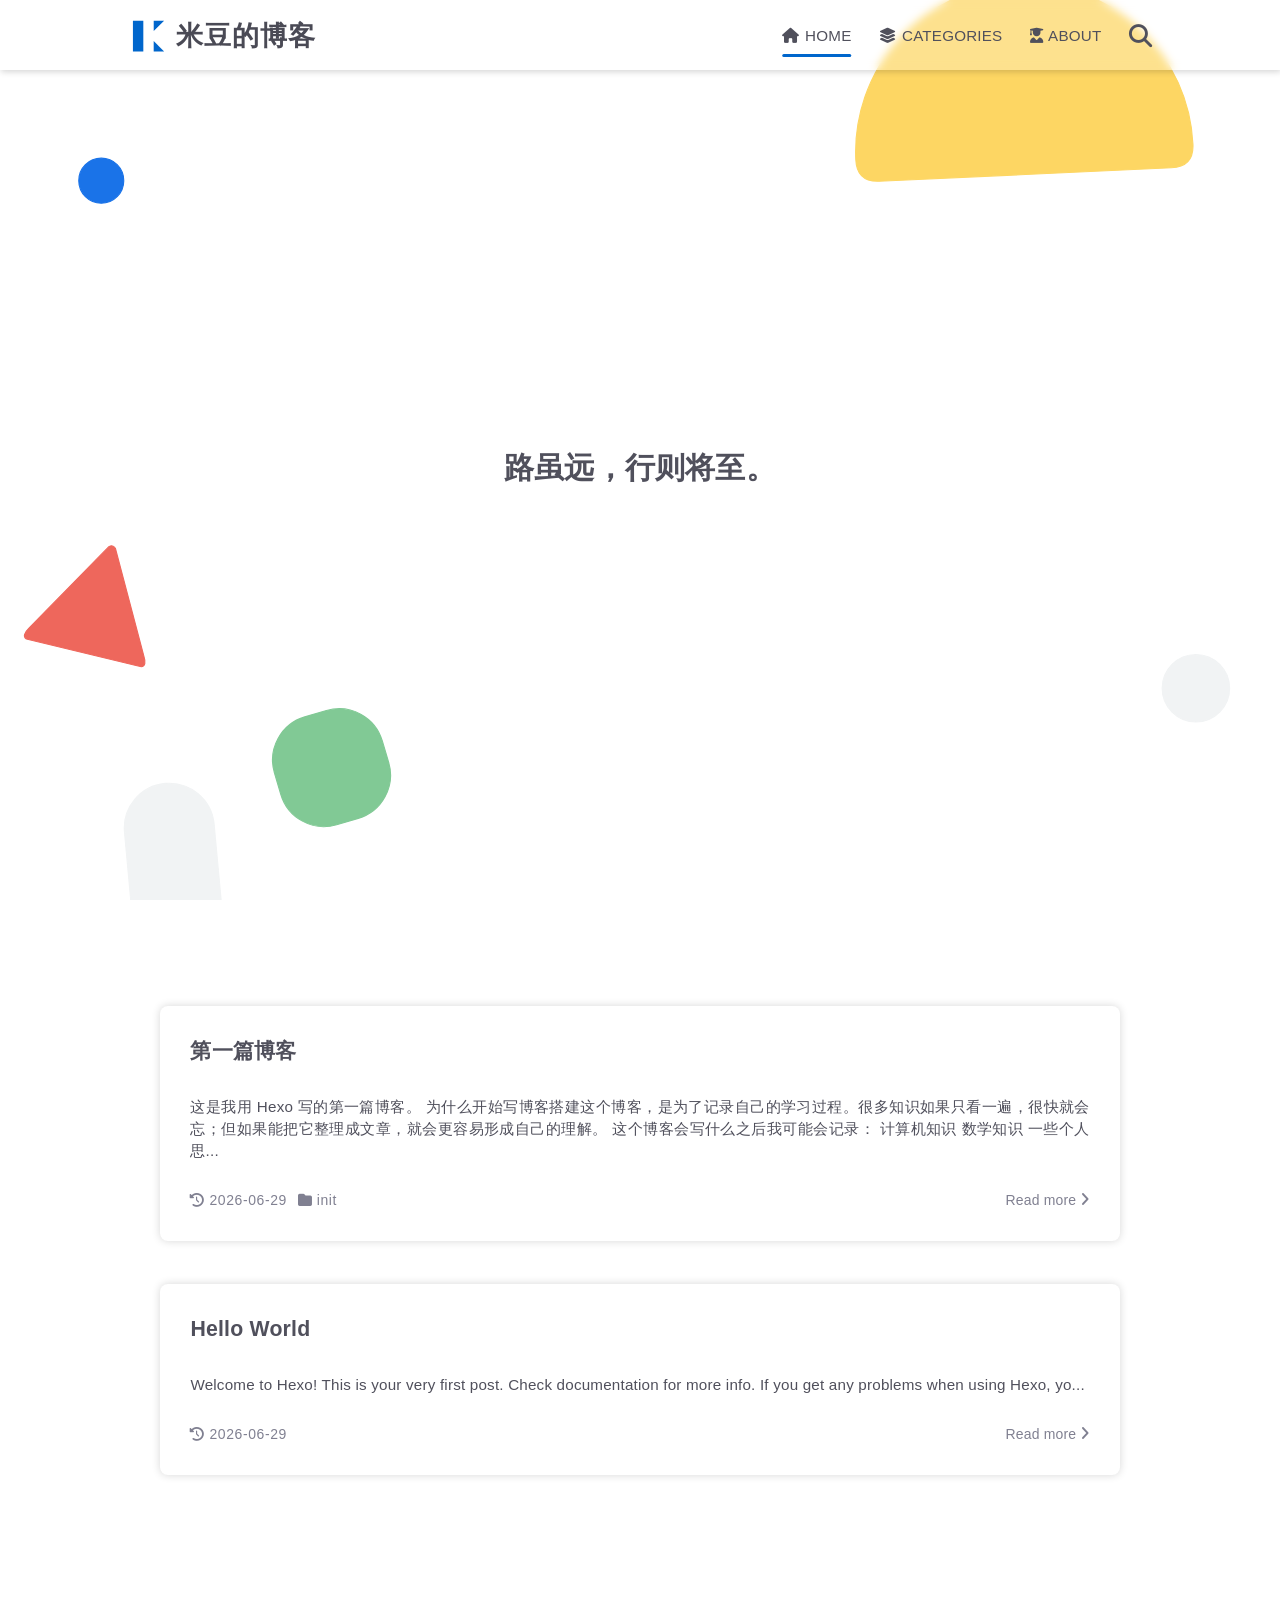
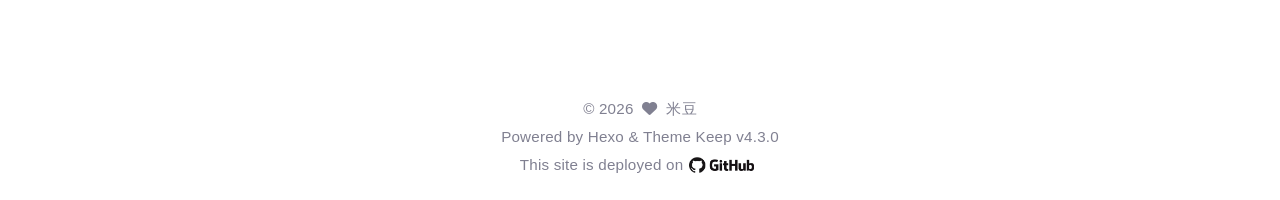
<file: index.html>
<!DOCTYPE html>
<html lang="en">
<head>
    <meta charset="utf-8">
    <meta name="viewport" content="width=device-width, initial-scale=1, maximum-scale=1">
    <meta name="keywords" content="Hexo Theme Keep">
    <meta name="description" content="Hexo Theme Keep">
    <meta name="author" content="米豆">
    
    <title>
        
        米豆的博客
    </title>
    
<link rel="stylesheet" href="/css/style.css">

    
        <link rel="shortcut icon" href="/images/logo.svg">
    
    
<link rel="stylesheet" href="/font/css/fontawesome.min.css">

    
<link rel="stylesheet" href="/font/css/regular.min.css">

    
<link rel="stylesheet" href="/font/css/solid.min.css">

    
<link rel="stylesheet" href="/font/css/brands.min.css">

    
    <script>
        (function () {
            let theme = localStorage.getItem('KEEP-THEME-STATUS');
            let classname = "";
            if (!theme || (JSON.parse(theme).isAutoTheme)){
                classname = (window.matchMedia && window.matchMedia('(prefers-color-scheme: dark)').matches) ? "dark-mode" : "light-mode";
            }
            else{
                classname = JSON.parse(theme).isDark ? "dark-mode" : "light-mode";
            }
            document.documentElement.classList.add(classname);
        })();
    </script>
    <script class="keep-theme-configurations">
    const KEEP = window.KEEP || {}
    KEEP.hexo_config = {"hostname":"example.com","root":"/","language":"en"}
    KEEP.theme_config = {"base_info":{"primary_color":"#0066cc","title":"米豆的博客","author":"米豆","avatar":"/images/avatar.svg","logo":"/images/logo.svg","favicon":"/images/logo.svg"},"menu":{"home":"/ || fa-solid fa-home","categories":"/categories || fa-solid fa-layer-group","about":"/about || fa-solid fa-user-graduate"},"first_screen":{"enable":true,"background_img":"/images/bg.svg","background_img_dark":"/images/bg.svg","description":"路虽远，行则将至。","hitokoto":false},"social_contact":{"enable":false,"links":{"github":null,"weixin":null,"qq":null,"weibo":null,"zhihu":null,"twitter":null,"x":null,"facebook":null,"email":null}},"scroll":{"progress_bar":true,"percent":true,"hide_header":true},"home":{"announcement":null,"category":true,"tag":false,"post_datetime":"updated","post_datetime_format":"YYYY-MM-DD"},"post":{"author_badge":{"enable":false,"level_badge":false,"custom_badge":["One","Two","Three"]},"word_count":{"wordcount":false,"min2read":false},"datetime_format":"YYYY-MM-DD","copyright_info":false,"share":true,"reward":{"enable":false,"img_link":null,"text":null,"icon":null}},"code_block":{"tools":{"enable":true,"style":"mac"},"highlight_theme":"default"},"toc":{"enable":true,"number":true,"expand_all":true,"init_open":true,"layout":"right"},"website_count":{"busuanzi_count":{"enable":true,"site_uv":true,"site_pv":true,"page_pv":true}},"local_search":{"enable":true,"preload":true},"comment":{"enable":false,"use":"valine","valine":{"appid":null,"appkey":null,"server_urls":null,"placeholder":null},"gitalk":{"github_id":null,"github_admins":null,"repository":null,"client_id":null,"client_secret":null,"proxy":null},"twikoo":{"env_id":null,"region":null,"version":"1.6.39"},"waline":{"server_url":null,"reaction":false,"version":"3.3.2"},"giscus":{"repo":null,"repo_id":null,"category":"Announcements","category_id":null,"reactions_enabled":false},"artalk":{"server":null},"disqus":{"shortname":null}},"rss":{"enable":false},"lazyload":{"enable":true},"cdn":{"enable":false,"provider":"cdnjs","custom":{"enable":false,"url":null}},"pjax":{"enable":false},"footer":{"since":2026,"word_count":false,"site_deploy":{"enable":true,"provider":"github","url":"https://github.com"},"record":{"enable":false,"list":[{"code":null,"link":null}]}},"inject":{"enable":false,"css":[null],"js":[null]},"root":"","search_db_path":"keep-search.json","source_data":{},"version":"4.3.0"}
    KEEP.language_ago = {"second":"%s seconds ago","minute":"%s minutes ago","hour":"%s hours ago","day":"%s days ago","week":"%s weeks ago","month":"%s months ago","year":"%s years ago"}
    KEEP.language_code_block = {"copy":"Copy code","copied":"Copied","fold":"Fold code block","folded":"Folded"}
    KEEP.language_copy_copyright = {"copy":"Copy copyright info","copied":"Copied","title":"Original post title","author":"Original post author","link":"Original post link"}
  </script>
<meta name="generator" content="Hexo 8.1.2"></head>


<body>
<div class="progress-bar-container">
    
        <span class="scroll-progress-bar"></span>
    

    
</div>



<main class="page-container border-box">
    <!-- home first screen  -->
    
        
<div class="first-screen-container border-box flex-center fade-in-down-animation">
    <div class="first-screen-content border-box">
        <div class="top-placeholder border-box"></div>

        <div class="middle-placeholder border-box">
            
                <div class="description border-box">
                    
                        
                            
                                <div class="desc-item border-box"><span class="desc">路虽远，行则将至。</span><span class="cursor">｜</span></div>
                            
                        
                    
                </div>
            

            
        </div>

        <div class="bottom-placeholder border-box">
            
        </div>
    </div>
</div>

    

    <!-- page content -->
    <div class="page-main-content border-box is-home">
        <div class="page-main-content-top">
            
<header class="header-wrapper transparent-1">

    <div class="border-box header-content has-first-screen">
        <div class="left flex-start border-box">
            
                <a class="logo-image border-box" href="/">
                    <img src="/images/logo.svg">
                </a>
            
            <a class="site-name border-box" href="/">
               米豆的博客
            </a>
        </div>

        <div class="right border-box">
            <div class="pc border-box">
                <ul class="menu-list border-box">
                    
                        
                        <li class="menu-item flex-start border-box active">
                            <a class="menu-text-color border-box" href="/">
                                
                                    <i class="menu-text-color menu-icon fa-solid fa-home"></i>
                                
                                HOME
                                
                            </a>
                            
                        </li>
                    
                        
                        <li class="menu-item flex-start border-box">
                            <a class="menu-text-color border-box" href="/categories">
                                
                                    <i class="menu-text-color menu-icon fa-solid fa-layer-group"></i>
                                
                                CATEGORIES
                                
                            </a>
                            
                        </li>
                    
                        
                        <li class="menu-item flex-start border-box">
                            <a class="menu-text-color border-box" href="/about">
                                
                                    <i class="menu-text-color menu-icon fa-solid fa-user-graduate"></i>
                                
                                ABOUT
                                
                            </a>
                            
                        </li>
                    
                    
                        <li class="menu-item search search-popup-trigger">
                            <i class="menu-text-color fas search fa-search"></i>
                        </li>
                    
                </ul>
            </div>
            <div class="mobile border-box flex-start">
                
                    <div class="icon-item search search-popup-trigger"><i class="fas fa-search"></i></div>
                
                <div class="icon-item menu-bar">
                    <div class="menu-bar-middle"></div>
                </div>
            </div>
        </div>
    </div>

    <div class="header-drawer">
        <ul class="drawer-menu-list border-box">
            
                
                <li class="drawer-menu-item border-box not-sub-menu active">
                    <label class="drawer-menu-label border-box">
                        <a class="drawer-menu-text-color left-side flex-start border-box" href="/">
                            
                                <span class="menu-icon-wrap border-box flex-center">
                                    <i class="drawer-menu-text-color menu-icon fa-solid fa-home"></i>
                                </span>
                            
                            HOME
                        </a>
                        
                    </label>
                    
                </li>
            
                
                <li class="drawer-menu-item border-box not-sub-menu">
                    <label class="drawer-menu-label border-box">
                        <a class="drawer-menu-text-color left-side flex-start border-box" href="/categories">
                            
                                <span class="menu-icon-wrap border-box flex-center">
                                    <i class="drawer-menu-text-color menu-icon fa-solid fa-layer-group"></i>
                                </span>
                            
                            CATEGORIES
                        </a>
                        
                    </label>
                    
                </li>
            
                
                <li class="drawer-menu-item border-box not-sub-menu">
                    <label class="drawer-menu-label border-box">
                        <a class="drawer-menu-text-color left-side flex-start border-box" href="/about">
                            
                                <span class="menu-icon-wrap border-box flex-center">
                                    <i class="drawer-menu-text-color menu-icon fa-solid fa-user-graduate"></i>
                                </span>
                            
                            ABOUT
                        </a>
                        
                    </label>
                    
                </li>
            
        </ul>
    </div>

    <div class="window-mask"></div>

</header>


        </div>

        <div class="page-main-content-middle border-box">

            <div class="main-content border-box">
                

                    <div class="home-content-container fade-in-down-animation">
    
    <ul class="home-post-list border-box">
        
            <li class="home-post-item">

                

                <div class="home-post-item-bottom border-box">
                    
                    <h3 class="home-post-title border-box">
                        <a href="/2026/06/29/%E7%AC%AC%E4%B8%80%E7%AF%87%E5%8D%9A%E5%AE%A2/">
                            第一篇博客
                        </a>
                    </h3>

                    <div class="home-post-content keep-markdown-body">
                        
                            这是我用 Hexo 写的第一篇博客。
为什么开始写博客搭建这个博客，是为了记录自己的学习过程。很多知识如果只看一遍，很快就会忘；但如果能把它整理成文章，就会更容易形成自己的理解。
这个博客会写什么之后我可能会记录：

计算机知识
数学知识
一些个人思...
                        
                    </div>

                    

<div class="post-meta-info-container border-box home">
    <div class="post-meta-info border-box">
        
            <span class="meta-info-item border-box">
                <i class="icon fa-solid fa-history"></i>&nbsp;<span class="home-post-history"
                                                                                data-updated="Mon Jun 29 2026 14:09:13 GMT+0800"
                >2026-06-29</span>
            </span>
        

        

        
            <span class="meta-info-item post-category border-box"><i class="icon fas fa-folder"></i>&nbsp;
                <ul class="post-category-ul">
                    
                            <li class="category-item"><a href="/categories/init/">init</a></li>
                        
                    
                </ul>
            </span>
        

        

        
        
        
        
    </div>

    
        <a class="home-read-more" href="/2026/06/29/%E7%AC%AC%E4%B8%80%E7%AF%87%E5%8D%9A%E5%AE%A2/">Read more&nbsp;<i class="icon fas fa-angle-right"></i></a>
    
</div>

                </div>
            </li>
        
            <li class="home-post-item">

                

                <div class="home-post-item-bottom border-box">
                    
                    <h3 class="home-post-title border-box">
                        <a href="/2026/06/29/hello-world/">
                            Hello World
                        </a>
                    </h3>

                    <div class="home-post-content keep-markdown-body">
                        
                            Welcome to Hexo! This is your very first post. Check documentation for more info. If you get any problems when using Hexo, yo...
                        
                    </div>

                    

<div class="post-meta-info-container border-box home">
    <div class="post-meta-info border-box">
        
            <span class="meta-info-item border-box">
                <i class="icon fa-solid fa-history"></i>&nbsp;<span class="home-post-history"
                                                                                data-updated="Mon Jun 29 2026 11:19:06 GMT+0800"
                >2026-06-29</span>
            </span>
        

        

        

        

        
        
        
        
    </div>

    
        <a class="home-read-more" href="/2026/06/29/hello-world/">Read more&nbsp;<i class="icon fas fa-angle-right"></i></a>
    
</div>

                </div>
            </li>
        
    </ul>
    



</div>


                
            </div>
        </div>

        <div class="page-main-content-bottom border-box">
            
<footer class="footer border-box">
    <div class="copyright-info info-item">
    &copy;&nbsp;2026
    
            &nbsp;<i class="fas fa-heart icon-animate"></i>&nbsp;&nbsp;<a href="/">米豆</a>
        
    </div>

    <div class="theme-info info-item">
        Powered by&nbsp;<a target="_blank" href="https://hexo.io">Hexo</a>&nbsp;&&nbsp;Theme&nbsp;<a class="keep-version" target="_blank" href="https://github.com/XPoet/hexo-theme-keep">Keep</a>
    </div>

    
        
        <div class="deploy-info info-item">
            
                <a target="_blank" rel="nofollow" href="https://github.com">
            
            This site is deployed on <span class="tooltip" data-tooltip-content="GitHub Pages"><img src="/images/brands/github.png"></span>
            
                </a>
            
        </div>
    

    
        <div class="count-info info-item">
            

            
                <span class="count-item border-box uv">
                    <span class="item-type border-box">Unique Visitor</span>
                    <span class="item-value border-box uv" id="busuanzi_value_site_uv"></span>
                </span>
            

            
                <span class="count-item border-box pv">
                    <span class="item-type border-box">Page View</span>
                    <span class="item-value border-box pv" id="busuanzi_value_site_pv"></span>
                </span>
            
        </div>
    

    
</footer>

        </div>
    </div>

    <!-- post tools -->
    

    <!-- side tools -->
    <div class="side-tools">
        <div class="side-tools-container border-box side-tools-show-handle">
    <ul class="side-tools-list side-tools-show-handle border-box">
        <li class="tools-item tool-font-adjust-plus flex-center">
            <i class="fas fa-search-plus"></i>
        </li>

        <li class="tools-item tool-font-adjust-minus flex-center">
            <i class="fas fa-search-minus"></i>
        </li>

        <!-- toggle mode -->
        
            <li class="tools-item tool-toggle-theme-mode flex-center">
                <i class="fas fa-moon"></i>
            </li>
        

        <!-- rss -->
        

        <!-- to bottom -->
        <li class="tools-item tool-scroll-to-bottom flex-center">
            <i class="fas fa-arrow-down"></i>
        </li>
    </ul>

    <ul class="exposed-tools-list border-box">
        

        

        <li class="tools-item tool-toggle-show flex-center">
            <i class="fas fa-cog fa-spin"></i>
        </li>

        <li class="tools-item tool-scroll-to-top flex-center show-arrow">
            <i class="arrow fas fa-arrow-up"></i>
            <span class="percent"></span>
        </li>
    </ul>
</div>

    </div>

    <!-- image mask -->
    <div class="zoom-in-image-mask">
    <img class="zoom-in-image">
</div>


    <!-- local search -->
    
        <div class="search-pop-overlay">
    <div class="popup search-popup">
        <div class="search-header">
          <span class="search-input-field-pre">
            <i class="fas fa-keyboard"></i>
          </span>
            <div class="search-input-container">
                <input autocomplete="off"
                       autocorrect="off"
                       autocapitalize="off"
                       placeholder="Search..."
                       spellcheck="false"
                       type="search"
                       class="search-input"
                >
            </div>
            <span class="close-popup-btn">
                <i class="fas fa-times"></i>
            </span>
        </div>
        <div id="search-result">
            <div id="no-result">
                <i class="fas fa-spinner fa-pulse fa-5x fa-fw"></i>
            </div>
        </div>
    </div>
</div>

    

    <!-- tablet toc -->
    
</main>






<!-- common js -->

<script src="/js/utils.js"></script>

<script src="/js/header-shrink.js"></script>

<script src="/js/back2top.js"></script>

<script src="/js/toggle-theme.js"></script>

<script src="/js/code-block.js"></script>

<script src="/js/main.js"></script>

<script src="/js/libs/anime.min.js"></script>


<!-- local search -->

    
<script src="/js/local-search.js"></script>



<!-- lazyload -->

    
<script src="/js/lazyload.js"></script>



<div class="">
    <!-- home page -->
    
        
<script src="/js/page/home-page.js"></script>

    

    <!-- post page -->
    

    <!-- categories page -->
    

    <!-- links page -->
    

    <!-- photos page -->
    

    <!-- tools page -->
    
</div>

<!-- mermaid -->


<!-- pjax -->



</body>
</html>
</file>
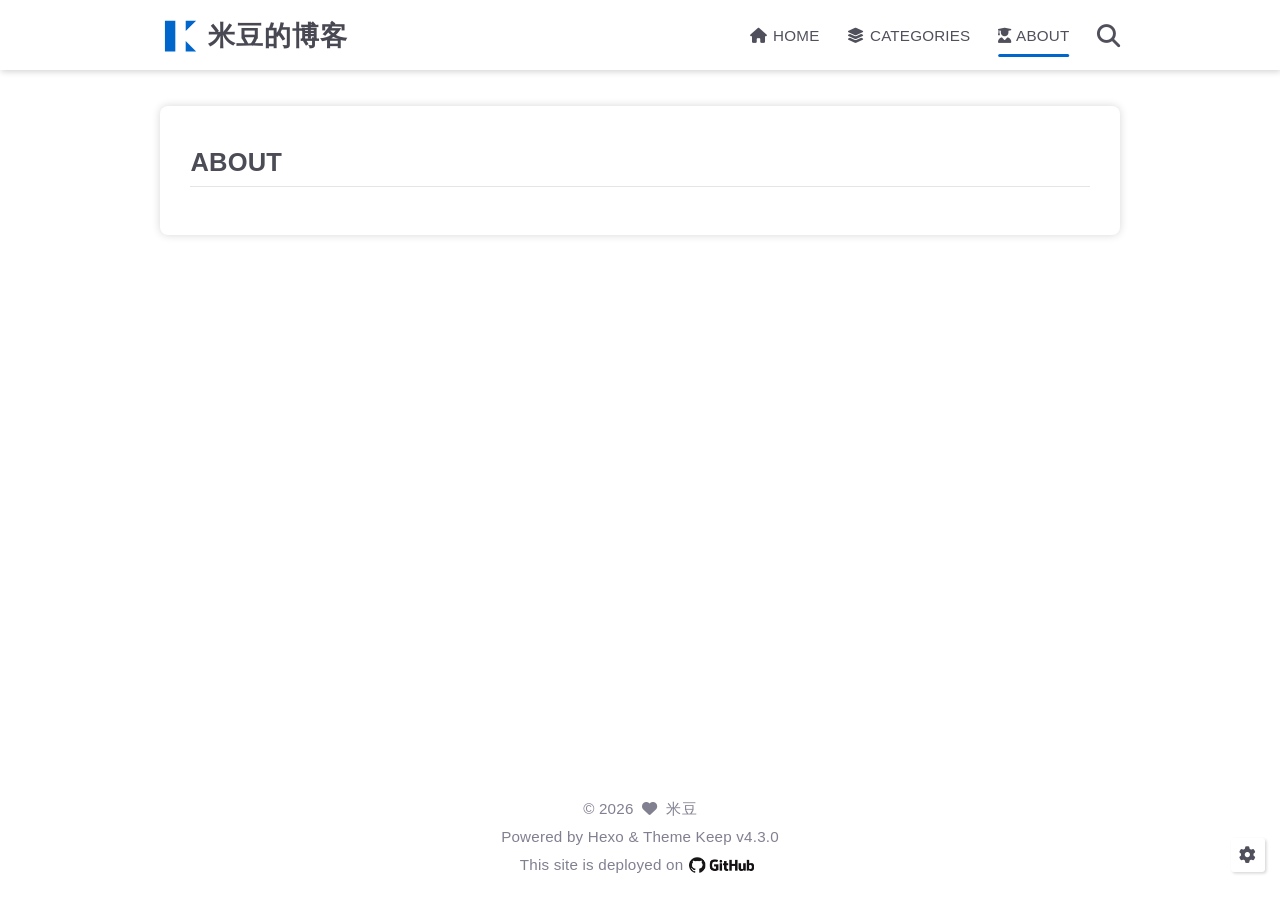
<file: about/index.html>
<!DOCTYPE html>
<html lang="en">
<head>
    <meta charset="utf-8">
    <meta name="viewport" content="width=device-width, initial-scale=1, maximum-scale=1">
    <meta name="keywords" content="Hexo Theme Keep">
    <meta name="description" content="Hexo Theme Keep">
    <meta name="author" content="米豆">
    
    <title>
        
            About |
        
        米豆的博客
    </title>
    
<link rel="stylesheet" href="/css/style.css">

    
        <link rel="shortcut icon" href="/images/logo.svg">
    
    
<link rel="stylesheet" href="/font/css/fontawesome.min.css">

    
<link rel="stylesheet" href="/font/css/regular.min.css">

    
<link rel="stylesheet" href="/font/css/solid.min.css">

    
<link rel="stylesheet" href="/font/css/brands.min.css">

    
    <script>
        (function () {
            let theme = localStorage.getItem('KEEP-THEME-STATUS');
            let classname = "";
            if (!theme || (JSON.parse(theme).isAutoTheme)){
                classname = (window.matchMedia && window.matchMedia('(prefers-color-scheme: dark)').matches) ? "dark-mode" : "light-mode";
            }
            else{
                classname = JSON.parse(theme).isDark ? "dark-mode" : "light-mode";
            }
            document.documentElement.classList.add(classname);
        })();
    </script>
    <script class="keep-theme-configurations">
    const KEEP = window.KEEP || {}
    KEEP.hexo_config = {"hostname":"example.com","root":"/","language":"en"}
    KEEP.theme_config = {"base_info":{"primary_color":"#0066cc","title":"米豆的博客","author":"米豆","avatar":"/images/avatar.svg","logo":"/images/logo.svg","favicon":"/images/logo.svg"},"menu":{"home":"/ || fa-solid fa-home","categories":"/categories || fa-solid fa-layer-group","about":"/about || fa-solid fa-user-graduate"},"first_screen":{"enable":true,"background_img":"/images/bg.svg","background_img_dark":"/images/bg.svg","description":"路虽远，行则将至。","hitokoto":false},"social_contact":{"enable":false,"links":{"github":null,"weixin":null,"qq":null,"weibo":null,"zhihu":null,"twitter":null,"x":null,"facebook":null,"email":null}},"scroll":{"progress_bar":true,"percent":true,"hide_header":true},"home":{"announcement":null,"category":true,"tag":false,"post_datetime":"updated","post_datetime_format":"YYYY-MM-DD"},"post":{"author_badge":{"enable":false,"level_badge":false,"custom_badge":["One","Two","Three"]},"word_count":{"wordcount":false,"min2read":false},"datetime_format":"YYYY-MM-DD","copyright_info":false,"share":true,"reward":{"enable":false,"img_link":null,"text":null,"icon":null}},"code_block":{"tools":{"enable":true,"style":"mac"},"highlight_theme":"default"},"toc":{"enable":true,"number":true,"expand_all":true,"init_open":true,"layout":"right"},"website_count":{"busuanzi_count":{"enable":true,"site_uv":true,"site_pv":true,"page_pv":true}},"local_search":{"enable":true,"preload":true},"comment":{"enable":false,"use":"valine","valine":{"appid":null,"appkey":null,"server_urls":null,"placeholder":null},"gitalk":{"github_id":null,"github_admins":null,"repository":null,"client_id":null,"client_secret":null,"proxy":null},"twikoo":{"env_id":null,"region":null,"version":"1.6.39"},"waline":{"server_url":null,"reaction":false,"version":"3.3.2"},"giscus":{"repo":null,"repo_id":null,"category":"Announcements","category_id":null,"reactions_enabled":false},"artalk":{"server":null},"disqus":{"shortname":null}},"rss":{"enable":false},"lazyload":{"enable":true},"cdn":{"enable":false,"provider":"cdnjs","custom":{"enable":false,"url":null}},"pjax":{"enable":false},"footer":{"since":2026,"word_count":false,"site_deploy":{"enable":true,"provider":"github","url":"https://github.com"},"record":{"enable":false,"list":[{"code":null,"link":null}]}},"inject":{"enable":false,"css":[null],"js":[null]},"root":"","search_db_path":"keep-search.json","source_data":{},"version":"4.3.0"}
    KEEP.language_ago = {"second":"%s seconds ago","minute":"%s minutes ago","hour":"%s hours ago","day":"%s days ago","week":"%s weeks ago","month":"%s months ago","year":"%s years ago"}
    KEEP.language_code_block = {"copy":"Copy code","copied":"Copied","fold":"Fold code block","folded":"Folded"}
    KEEP.language_copy_copyright = {"copy":"Copy copyright info","copied":"Copied","title":"Original post title","author":"Original post author","link":"Original post link"}
  </script>
<meta name="generator" content="Hexo 8.1.2"></head>


<body>
<div class="progress-bar-container">
    
        <span class="scroll-progress-bar"></span>
    

    
</div>



<main class="page-container border-box">
    <!-- home first screen  -->
    

    <!-- page content -->
    <div class="page-main-content border-box">
        <div class="page-main-content-top">
            
<header class="header-wrapper">

    <div class="border-box header-content">
        <div class="left flex-start border-box">
            
                <a class="logo-image border-box" href="/">
                    <img src="/images/logo.svg">
                </a>
            
            <a class="site-name border-box" href="/">
               米豆的博客
            </a>
        </div>

        <div class="right border-box">
            <div class="pc border-box">
                <ul class="menu-list border-box">
                    
                        
                        <li class="menu-item flex-start border-box">
                            <a class="menu-text-color border-box" href="/">
                                
                                    <i class="menu-text-color menu-icon fa-solid fa-home"></i>
                                
                                HOME
                                
                            </a>
                            
                        </li>
                    
                        
                        <li class="menu-item flex-start border-box">
                            <a class="menu-text-color border-box" href="/categories">
                                
                                    <i class="menu-text-color menu-icon fa-solid fa-layer-group"></i>
                                
                                CATEGORIES
                                
                            </a>
                            
                        </li>
                    
                        
                        <li class="menu-item flex-start border-box active">
                            <a class="menu-text-color border-box" href="/about">
                                
                                    <i class="menu-text-color menu-icon fa-solid fa-user-graduate"></i>
                                
                                ABOUT
                                
                            </a>
                            
                        </li>
                    
                    
                        <li class="menu-item search search-popup-trigger">
                            <i class="menu-text-color fas search fa-search"></i>
                        </li>
                    
                </ul>
            </div>
            <div class="mobile border-box flex-start">
                
                    <div class="icon-item search search-popup-trigger"><i class="fas fa-search"></i></div>
                
                <div class="icon-item menu-bar">
                    <div class="menu-bar-middle"></div>
                </div>
            </div>
        </div>
    </div>

    <div class="header-drawer">
        <ul class="drawer-menu-list border-box">
            
                
                <li class="drawer-menu-item border-box not-sub-menu">
                    <label class="drawer-menu-label border-box">
                        <a class="drawer-menu-text-color left-side flex-start border-box" href="/">
                            
                                <span class="menu-icon-wrap border-box flex-center">
                                    <i class="drawer-menu-text-color menu-icon fa-solid fa-home"></i>
                                </span>
                            
                            HOME
                        </a>
                        
                    </label>
                    
                </li>
            
                
                <li class="drawer-menu-item border-box not-sub-menu">
                    <label class="drawer-menu-label border-box">
                        <a class="drawer-menu-text-color left-side flex-start border-box" href="/categories">
                            
                                <span class="menu-icon-wrap border-box flex-center">
                                    <i class="drawer-menu-text-color menu-icon fa-solid fa-layer-group"></i>
                                </span>
                            
                            CATEGORIES
                        </a>
                        
                    </label>
                    
                </li>
            
                
                <li class="drawer-menu-item border-box not-sub-menu active">
                    <label class="drawer-menu-label border-box">
                        <a class="drawer-menu-text-color left-side flex-start border-box" href="/about">
                            
                                <span class="menu-icon-wrap border-box flex-center">
                                    <i class="drawer-menu-text-color menu-icon fa-solid fa-user-graduate"></i>
                                </span>
                            
                            ABOUT
                        </a>
                        
                    </label>
                    
                </li>
            
        </ul>
    </div>

    <div class="window-mask"></div>

</header>


        </div>

        <div class="page-main-content-middle border-box">

            <div class="main-content border-box">
                

                    

<div class="fade-in-down-animation">
    <div class="page-template-container border-box keep-container ">
        <!-- page top -->
        

        <!-- page bottom -->
        <div class="page-template-bottom border-box">
            <!-- use page template -->
            

            <!-- page content -->
            <div class="page-content border-box keep-markdown-body ">
                
                    <h1>ABOUT</h1>
                
            </div>

            <!-- comment plugin -->
            
        </div>
    </div>
</div>


                
            </div>
        </div>

        <div class="page-main-content-bottom border-box">
            
<footer class="footer border-box">
    <div class="copyright-info info-item">
    &copy;&nbsp;2026
    
            &nbsp;<i class="fas fa-heart icon-animate"></i>&nbsp;&nbsp;<a href="/">米豆</a>
        
    </div>

    <div class="theme-info info-item">
        Powered by&nbsp;<a target="_blank" href="https://hexo.io">Hexo</a>&nbsp;&&nbsp;Theme&nbsp;<a class="keep-version" target="_blank" href="https://github.com/XPoet/hexo-theme-keep">Keep</a>
    </div>

    
        
        <div class="deploy-info info-item">
            
                <a target="_blank" rel="nofollow" href="https://github.com">
            
            This site is deployed on <span class="tooltip" data-tooltip-content="GitHub Pages"><img src="/images/brands/github.png"></span>
            
                </a>
            
        </div>
    

    
        <div class="count-info info-item">
            

            
                <span class="count-item border-box uv">
                    <span class="item-type border-box">Unique Visitor</span>
                    <span class="item-value border-box uv" id="busuanzi_value_site_uv"></span>
                </span>
            

            
                <span class="count-item border-box pv">
                    <span class="item-type border-box">Page View</span>
                    <span class="item-value border-box pv" id="busuanzi_value_site_pv"></span>
                </span>
            
        </div>
    

    
</footer>

        </div>
    </div>

    <!-- post tools -->
    

    <!-- side tools -->
    <div class="side-tools">
        <div class="side-tools-container border-box ">
    <ul class="side-tools-list side-tools-show-handle border-box">
        <li class="tools-item tool-font-adjust-plus flex-center">
            <i class="fas fa-search-plus"></i>
        </li>

        <li class="tools-item tool-font-adjust-minus flex-center">
            <i class="fas fa-search-minus"></i>
        </li>

        <!-- toggle mode -->
        
            <li class="tools-item tool-toggle-theme-mode flex-center">
                <i class="fas fa-moon"></i>
            </li>
        

        <!-- rss -->
        

        <!-- to bottom -->
        <li class="tools-item tool-scroll-to-bottom flex-center">
            <i class="fas fa-arrow-down"></i>
        </li>
    </ul>

    <ul class="exposed-tools-list border-box">
        

        

        <li class="tools-item tool-toggle-show flex-center">
            <i class="fas fa-cog fa-spin"></i>
        </li>

        <li class="tools-item tool-scroll-to-top flex-center show-arrow">
            <i class="arrow fas fa-arrow-up"></i>
            <span class="percent"></span>
        </li>
    </ul>
</div>

    </div>

    <!-- image mask -->
    <div class="zoom-in-image-mask">
    <img class="zoom-in-image">
</div>


    <!-- local search -->
    
        <div class="search-pop-overlay">
    <div class="popup search-popup">
        <div class="search-header">
          <span class="search-input-field-pre">
            <i class="fas fa-keyboard"></i>
          </span>
            <div class="search-input-container">
                <input autocomplete="off"
                       autocorrect="off"
                       autocapitalize="off"
                       placeholder="Search..."
                       spellcheck="false"
                       type="search"
                       class="search-input"
                >
            </div>
            <span class="close-popup-btn">
                <i class="fas fa-times"></i>
            </span>
        </div>
        <div id="search-result">
            <div id="no-result">
                <i class="fas fa-spinner fa-pulse fa-5x fa-fw"></i>
            </div>
        </div>
    </div>
</div>

    

    <!-- tablet toc -->
    
</main>





<!-- common js -->

<script src="/js/utils.js"></script>

<script src="/js/header-shrink.js"></script>

<script src="/js/back2top.js"></script>

<script src="/js/toggle-theme.js"></script>

<script src="/js/code-block.js"></script>

<script src="/js/main.js"></script>

<script src="/js/libs/anime.min.js"></script>


<!-- local search -->

    
<script src="/js/local-search.js"></script>



<!-- lazyload -->

    
<script src="/js/lazyload.js"></script>



<div class="">
    <!-- home page -->
    

    <!-- post page -->
    

    <!-- categories page -->
    

    <!-- links page -->
    

    <!-- photos page -->
    

    <!-- tools page -->
    
</div>

<!-- mermaid -->


<!-- pjax -->



</body>
</html>
</file>
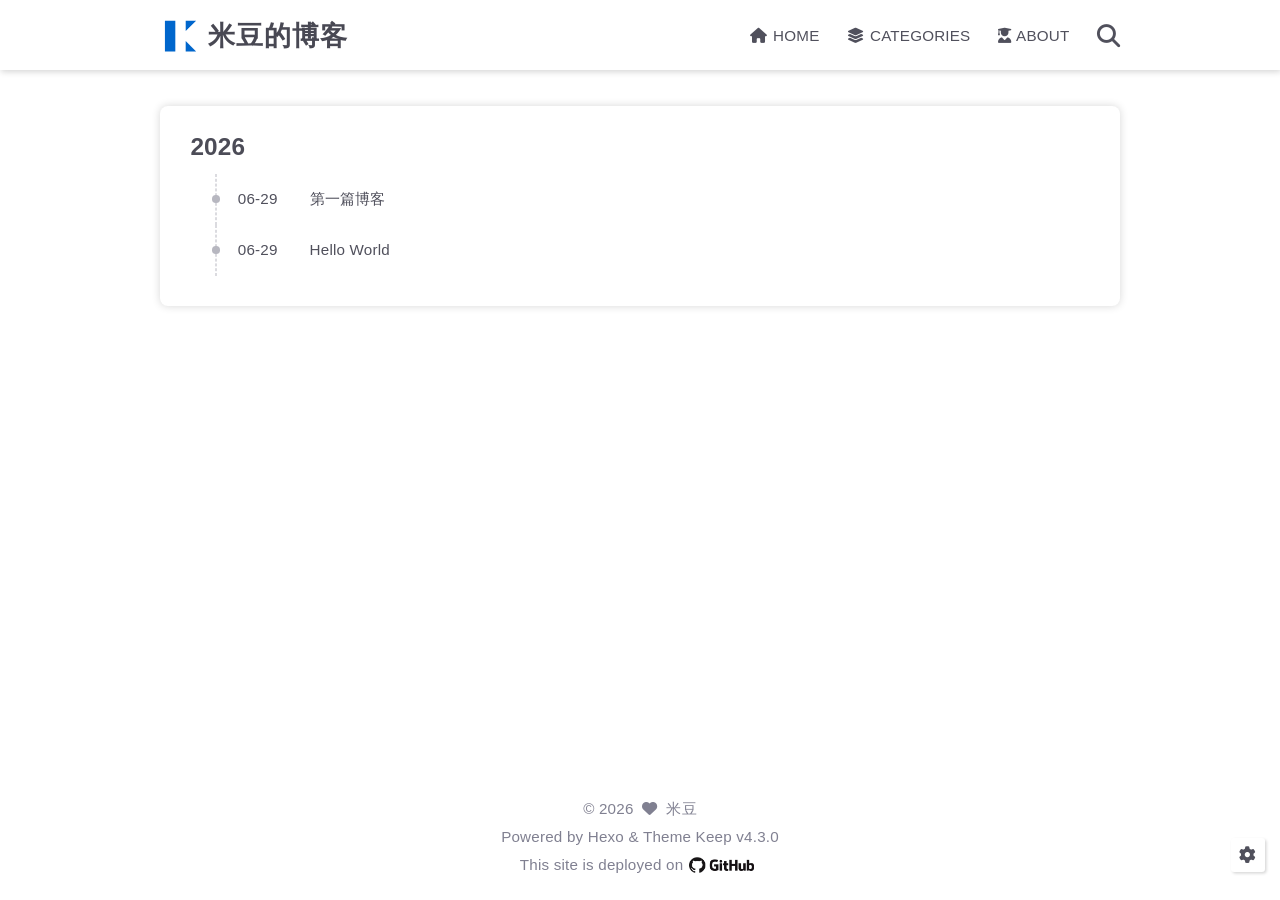
<file: archives/index.html>
<!DOCTYPE html>
<html lang="en">
<head>
    <meta charset="utf-8">
    <meta name="viewport" content="width=device-width, initial-scale=1, maximum-scale=1">
    <meta name="keywords" content="Hexo Theme Keep">
    <meta name="description" content="Hexo Theme Keep">
    <meta name="author" content="米豆">
    
    <title>
        
            Archive |
        
        米豆的博客
    </title>
    
<link rel="stylesheet" href="/css/style.css">

    
        <link rel="shortcut icon" href="/images/logo.svg">
    
    
<link rel="stylesheet" href="/font/css/fontawesome.min.css">

    
<link rel="stylesheet" href="/font/css/regular.min.css">

    
<link rel="stylesheet" href="/font/css/solid.min.css">

    
<link rel="stylesheet" href="/font/css/brands.min.css">

    
    <script>
        (function () {
            let theme = localStorage.getItem('KEEP-THEME-STATUS');
            let classname = "";
            if (!theme || (JSON.parse(theme).isAutoTheme)){
                classname = (window.matchMedia && window.matchMedia('(prefers-color-scheme: dark)').matches) ? "dark-mode" : "light-mode";
            }
            else{
                classname = JSON.parse(theme).isDark ? "dark-mode" : "light-mode";
            }
            document.documentElement.classList.add(classname);
        })();
    </script>
    <script class="keep-theme-configurations">
    const KEEP = window.KEEP || {}
    KEEP.hexo_config = {"hostname":"example.com","root":"/","language":"en"}
    KEEP.theme_config = {"base_info":{"primary_color":"#0066cc","title":"米豆的博客","author":"米豆","avatar":"/images/avatar.svg","logo":"/images/logo.svg","favicon":"/images/logo.svg"},"menu":{"home":"/ || fa-solid fa-home","categories":"/categories || fa-solid fa-layer-group","about":"/about || fa-solid fa-user-graduate"},"first_screen":{"enable":true,"background_img":"/images/bg.svg","background_img_dark":"/images/bg.svg","description":"路虽远，行则将至。","hitokoto":false},"social_contact":{"enable":false,"links":{"github":null,"weixin":null,"qq":null,"weibo":null,"zhihu":null,"twitter":null,"x":null,"facebook":null,"email":null}},"scroll":{"progress_bar":true,"percent":true,"hide_header":true},"home":{"announcement":null,"category":true,"tag":false,"post_datetime":"updated","post_datetime_format":"YYYY-MM-DD"},"post":{"author_badge":{"enable":false,"level_badge":false,"custom_badge":["One","Two","Three"]},"word_count":{"wordcount":false,"min2read":false},"datetime_format":"YYYY-MM-DD","copyright_info":false,"share":true,"reward":{"enable":false,"img_link":null,"text":null,"icon":null}},"code_block":{"tools":{"enable":true,"style":"mac"},"highlight_theme":"default"},"toc":{"enable":true,"number":true,"expand_all":true,"init_open":true,"layout":"right"},"website_count":{"busuanzi_count":{"enable":true,"site_uv":true,"site_pv":true,"page_pv":true}},"local_search":{"enable":true,"preload":true},"comment":{"enable":false,"use":"valine","valine":{"appid":null,"appkey":null,"server_urls":null,"placeholder":null},"gitalk":{"github_id":null,"github_admins":null,"repository":null,"client_id":null,"client_secret":null,"proxy":null},"twikoo":{"env_id":null,"region":null,"version":"1.6.39"},"waline":{"server_url":null,"reaction":false,"version":"3.3.2"},"giscus":{"repo":null,"repo_id":null,"category":"Announcements","category_id":null,"reactions_enabled":false},"artalk":{"server":null},"disqus":{"shortname":null}},"rss":{"enable":false},"lazyload":{"enable":true},"cdn":{"enable":false,"provider":"cdnjs","custom":{"enable":false,"url":null}},"pjax":{"enable":false},"footer":{"since":2026,"word_count":false,"site_deploy":{"enable":true,"provider":"github","url":"https://github.com"},"record":{"enable":false,"list":[{"code":null,"link":null}]}},"inject":{"enable":false,"css":[null],"js":[null]},"root":"","search_db_path":"keep-search.json","source_data":{},"version":"4.3.0"}
    KEEP.language_ago = {"second":"%s seconds ago","minute":"%s minutes ago","hour":"%s hours ago","day":"%s days ago","week":"%s weeks ago","month":"%s months ago","year":"%s years ago"}
    KEEP.language_code_block = {"copy":"Copy code","copied":"Copied","fold":"Fold code block","folded":"Folded"}
    KEEP.language_copy_copyright = {"copy":"Copy copyright info","copied":"Copied","title":"Original post title","author":"Original post author","link":"Original post link"}
  </script>
<meta name="generator" content="Hexo 8.1.2"></head>


<body>
<div class="progress-bar-container">
    
        <span class="scroll-progress-bar"></span>
    

    
</div>



<main class="page-container border-box">
    <!-- home first screen  -->
    

    <!-- page content -->
    <div class="page-main-content border-box">
        <div class="page-main-content-top">
            
<header class="header-wrapper">

    <div class="border-box header-content">
        <div class="left flex-start border-box">
            
                <a class="logo-image border-box" href="/">
                    <img src="/images/logo.svg">
                </a>
            
            <a class="site-name border-box" href="/">
               米豆的博客
            </a>
        </div>

        <div class="right border-box">
            <div class="pc border-box">
                <ul class="menu-list border-box">
                    
                        
                        <li class="menu-item flex-start border-box">
                            <a class="menu-text-color border-box" href="/">
                                
                                    <i class="menu-text-color menu-icon fa-solid fa-home"></i>
                                
                                HOME
                                
                            </a>
                            
                        </li>
                    
                        
                        <li class="menu-item flex-start border-box">
                            <a class="menu-text-color border-box" href="/categories">
                                
                                    <i class="menu-text-color menu-icon fa-solid fa-layer-group"></i>
                                
                                CATEGORIES
                                
                            </a>
                            
                        </li>
                    
                        
                        <li class="menu-item flex-start border-box">
                            <a class="menu-text-color border-box" href="/about">
                                
                                    <i class="menu-text-color menu-icon fa-solid fa-user-graduate"></i>
                                
                                ABOUT
                                
                            </a>
                            
                        </li>
                    
                    
                        <li class="menu-item search search-popup-trigger">
                            <i class="menu-text-color fas search fa-search"></i>
                        </li>
                    
                </ul>
            </div>
            <div class="mobile border-box flex-start">
                
                    <div class="icon-item search search-popup-trigger"><i class="fas fa-search"></i></div>
                
                <div class="icon-item menu-bar">
                    <div class="menu-bar-middle"></div>
                </div>
            </div>
        </div>
    </div>

    <div class="header-drawer">
        <ul class="drawer-menu-list border-box">
            
                
                <li class="drawer-menu-item border-box not-sub-menu">
                    <label class="drawer-menu-label border-box">
                        <a class="drawer-menu-text-color left-side flex-start border-box" href="/">
                            
                                <span class="menu-icon-wrap border-box flex-center">
                                    <i class="drawer-menu-text-color menu-icon fa-solid fa-home"></i>
                                </span>
                            
                            HOME
                        </a>
                        
                    </label>
                    
                </li>
            
                
                <li class="drawer-menu-item border-box not-sub-menu">
                    <label class="drawer-menu-label border-box">
                        <a class="drawer-menu-text-color left-side flex-start border-box" href="/categories">
                            
                                <span class="menu-icon-wrap border-box flex-center">
                                    <i class="drawer-menu-text-color menu-icon fa-solid fa-layer-group"></i>
                                </span>
                            
                            CATEGORIES
                        </a>
                        
                    </label>
                    
                </li>
            
                
                <li class="drawer-menu-item border-box not-sub-menu">
                    <label class="drawer-menu-label border-box">
                        <a class="drawer-menu-text-color left-side flex-start border-box" href="/about">
                            
                                <span class="menu-icon-wrap border-box flex-center">
                                    <i class="drawer-menu-text-color menu-icon fa-solid fa-user-graduate"></i>
                                </span>
                            
                            ABOUT
                        </a>
                        
                    </label>
                    
                </li>
            
        </ul>
    </div>

    <div class="window-mask"></div>

</header>


        </div>

        <div class="page-main-content-middle border-box">

            <div class="main-content border-box">
                

                    <div class="fade-in-down-animation">
    <div class="archives-container">
        <div class="archives-timeline border-box">
            
<div class="archive-list-container border-box">
    
        <section class="archive-item border-box">
            <div class="archive-item-header border-box">
                <span class="archive-year">2026</span>
            </div>
            <ul class="archive-item-body border-box">
                
                    <li class="post-item border-box">
                        <span class="starting-point border-box flex-center"></span>
                        <span class="post-date border-box">06-29</span>
                        <a class="post-title border-box text-ellipsis"
                           href="/2026/06/29/%E7%AC%AC%E4%B8%80%E7%AF%87%E5%8D%9A%E5%AE%A2/"
                        >第一篇博客</a>
                    </li>
                
                    <li class="post-item border-box">
                        <span class="starting-point border-box flex-center"></span>
                        <span class="post-date border-box">06-29</span>
                        <a class="post-title border-box text-ellipsis"
                           href="/2026/06/29/hello-world/"
                        >Hello World</a>
                    </li>
                
            </ul>
        </section>
    
</div>

        </div>
    </div>
    



</div>


                
            </div>
        </div>

        <div class="page-main-content-bottom border-box">
            
<footer class="footer border-box">
    <div class="copyright-info info-item">
    &copy;&nbsp;2026
    
            &nbsp;<i class="fas fa-heart icon-animate"></i>&nbsp;&nbsp;<a href="/">米豆</a>
        
    </div>

    <div class="theme-info info-item">
        Powered by&nbsp;<a target="_blank" href="https://hexo.io">Hexo</a>&nbsp;&&nbsp;Theme&nbsp;<a class="keep-version" target="_blank" href="https://github.com/XPoet/hexo-theme-keep">Keep</a>
    </div>

    
        
        <div class="deploy-info info-item">
            
                <a target="_blank" rel="nofollow" href="https://github.com">
            
            This site is deployed on <span class="tooltip" data-tooltip-content="GitHub Pages"><img src="/images/brands/github.png"></span>
            
                </a>
            
        </div>
    

    
        <div class="count-info info-item">
            

            
                <span class="count-item border-box uv">
                    <span class="item-type border-box">Unique Visitor</span>
                    <span class="item-value border-box uv" id="busuanzi_value_site_uv"></span>
                </span>
            

            
                <span class="count-item border-box pv">
                    <span class="item-type border-box">Page View</span>
                    <span class="item-value border-box pv" id="busuanzi_value_site_pv"></span>
                </span>
            
        </div>
    

    
</footer>

        </div>
    </div>

    <!-- post tools -->
    

    <!-- side tools -->
    <div class="side-tools">
        <div class="side-tools-container border-box ">
    <ul class="side-tools-list side-tools-show-handle border-box">
        <li class="tools-item tool-font-adjust-plus flex-center">
            <i class="fas fa-search-plus"></i>
        </li>

        <li class="tools-item tool-font-adjust-minus flex-center">
            <i class="fas fa-search-minus"></i>
        </li>

        <!-- toggle mode -->
        
            <li class="tools-item tool-toggle-theme-mode flex-center">
                <i class="fas fa-moon"></i>
            </li>
        

        <!-- rss -->
        

        <!-- to bottom -->
        <li class="tools-item tool-scroll-to-bottom flex-center">
            <i class="fas fa-arrow-down"></i>
        </li>
    </ul>

    <ul class="exposed-tools-list border-box">
        

        

        <li class="tools-item tool-toggle-show flex-center">
            <i class="fas fa-cog fa-spin"></i>
        </li>

        <li class="tools-item tool-scroll-to-top flex-center show-arrow">
            <i class="arrow fas fa-arrow-up"></i>
            <span class="percent"></span>
        </li>
    </ul>
</div>

    </div>

    <!-- image mask -->
    <div class="zoom-in-image-mask">
    <img class="zoom-in-image">
</div>


    <!-- local search -->
    
        <div class="search-pop-overlay">
    <div class="popup search-popup">
        <div class="search-header">
          <span class="search-input-field-pre">
            <i class="fas fa-keyboard"></i>
          </span>
            <div class="search-input-container">
                <input autocomplete="off"
                       autocorrect="off"
                       autocapitalize="off"
                       placeholder="Search..."
                       spellcheck="false"
                       type="search"
                       class="search-input"
                >
            </div>
            <span class="close-popup-btn">
                <i class="fas fa-times"></i>
            </span>
        </div>
        <div id="search-result">
            <div id="no-result">
                <i class="fas fa-spinner fa-pulse fa-5x fa-fw"></i>
            </div>
        </div>
    </div>
</div>

    

    <!-- tablet toc -->
    
</main>






<!-- common js -->

<script src="/js/utils.js"></script>

<script src="/js/header-shrink.js"></script>

<script src="/js/back2top.js"></script>

<script src="/js/toggle-theme.js"></script>

<script src="/js/code-block.js"></script>

<script src="/js/main.js"></script>

<script src="/js/libs/anime.min.js"></script>


<!-- local search -->

    
<script src="/js/local-search.js"></script>



<!-- lazyload -->

    
<script src="/js/lazyload.js"></script>



<div class="">
    <!-- home page -->
    

    <!-- post page -->
    

    <!-- categories page -->
    

    <!-- links page -->
    

    <!-- photos page -->
    

    <!-- tools page -->
    
</div>

<!-- mermaid -->


<!-- pjax -->



</body>
</html>
</file>
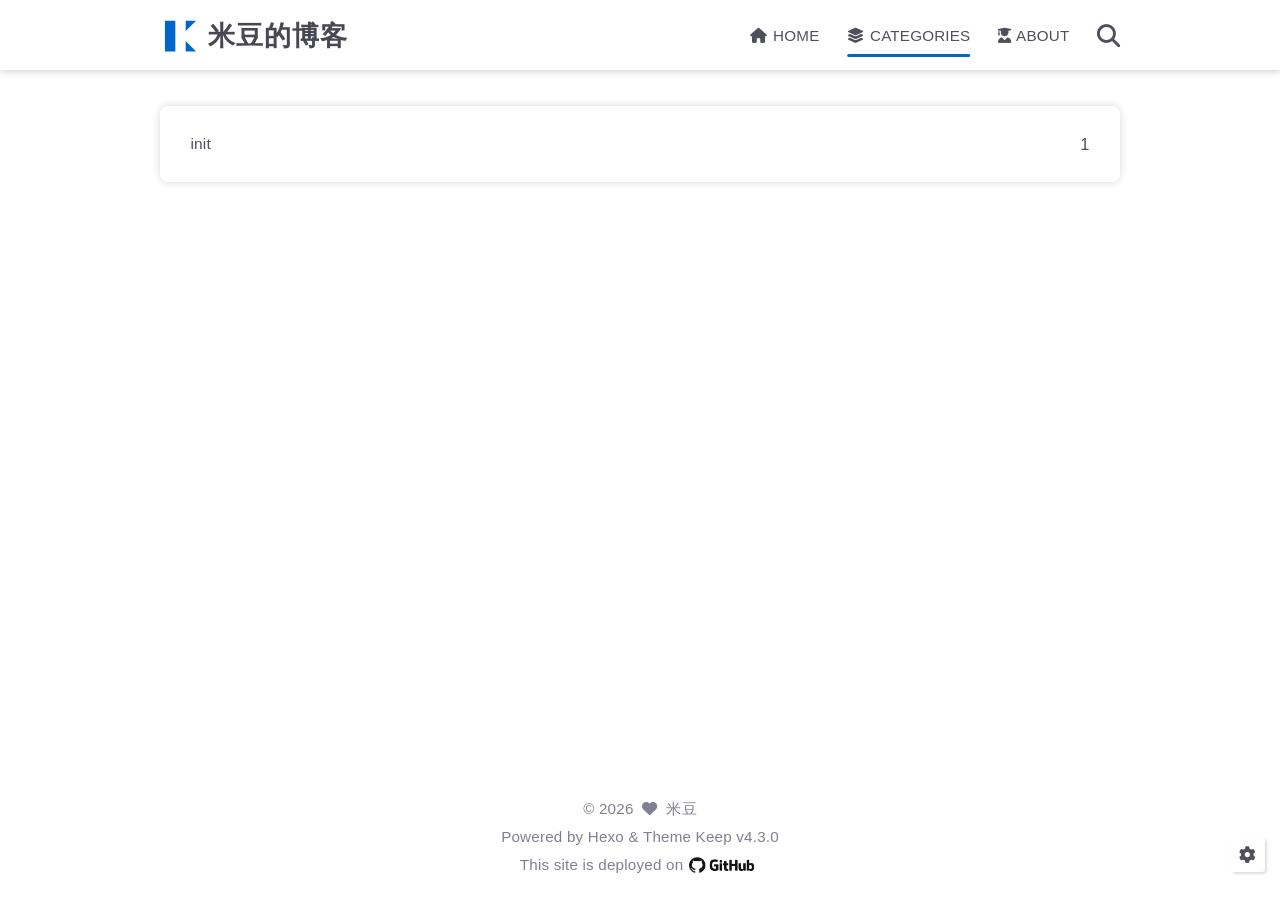
<file: categories/index.html>
<!DOCTYPE html>
<html lang="en">
<head>
    <meta charset="utf-8">
    <meta name="viewport" content="width=device-width, initial-scale=1, maximum-scale=1">
    <meta name="keywords" content="Hexo Theme Keep">
    <meta name="description" content="Hexo Theme Keep">
    <meta name="author" content="米豆">
    
    <title>
        
            Categories |
        
        米豆的博客
    </title>
    
<link rel="stylesheet" href="/css/style.css">

    
        <link rel="shortcut icon" href="/images/logo.svg">
    
    
<link rel="stylesheet" href="/font/css/fontawesome.min.css">

    
<link rel="stylesheet" href="/font/css/regular.min.css">

    
<link rel="stylesheet" href="/font/css/solid.min.css">

    
<link rel="stylesheet" href="/font/css/brands.min.css">

    
    <script>
        (function () {
            let theme = localStorage.getItem('KEEP-THEME-STATUS');
            let classname = "";
            if (!theme || (JSON.parse(theme).isAutoTheme)){
                classname = (window.matchMedia && window.matchMedia('(prefers-color-scheme: dark)').matches) ? "dark-mode" : "light-mode";
            }
            else{
                classname = JSON.parse(theme).isDark ? "dark-mode" : "light-mode";
            }
            document.documentElement.classList.add(classname);
        })();
    </script>
    <script class="keep-theme-configurations">
    const KEEP = window.KEEP || {}
    KEEP.hexo_config = {"hostname":"example.com","root":"/","language":"en"}
    KEEP.theme_config = {"base_info":{"primary_color":"#0066cc","title":"米豆的博客","author":"米豆","avatar":"/images/avatar.svg","logo":"/images/logo.svg","favicon":"/images/logo.svg"},"menu":{"home":"/ || fa-solid fa-home","categories":"/categories || fa-solid fa-layer-group","about":"/about || fa-solid fa-user-graduate"},"first_screen":{"enable":true,"background_img":"/images/bg.svg","background_img_dark":"/images/bg.svg","description":"路虽远，行则将至。","hitokoto":false},"social_contact":{"enable":false,"links":{"github":null,"weixin":null,"qq":null,"weibo":null,"zhihu":null,"twitter":null,"x":null,"facebook":null,"email":null}},"scroll":{"progress_bar":true,"percent":true,"hide_header":true},"home":{"announcement":null,"category":true,"tag":false,"post_datetime":"updated","post_datetime_format":"YYYY-MM-DD"},"post":{"author_badge":{"enable":false,"level_badge":false,"custom_badge":["One","Two","Three"]},"word_count":{"wordcount":false,"min2read":false},"datetime_format":"YYYY-MM-DD","copyright_info":false,"share":true,"reward":{"enable":false,"img_link":null,"text":null,"icon":null}},"code_block":{"tools":{"enable":true,"style":"mac"},"highlight_theme":"default"},"toc":{"enable":true,"number":true,"expand_all":true,"init_open":true,"layout":"right"},"website_count":{"busuanzi_count":{"enable":true,"site_uv":true,"site_pv":true,"page_pv":true}},"local_search":{"enable":true,"preload":true},"comment":{"enable":false,"use":"valine","valine":{"appid":null,"appkey":null,"server_urls":null,"placeholder":null},"gitalk":{"github_id":null,"github_admins":null,"repository":null,"client_id":null,"client_secret":null,"proxy":null},"twikoo":{"env_id":null,"region":null,"version":"1.6.39"},"waline":{"server_url":null,"reaction":false,"version":"3.3.2"},"giscus":{"repo":null,"repo_id":null,"category":"Announcements","category_id":null,"reactions_enabled":false},"artalk":{"server":null},"disqus":{"shortname":null}},"rss":{"enable":false},"lazyload":{"enable":true},"cdn":{"enable":false,"provider":"cdnjs","custom":{"enable":false,"url":null}},"pjax":{"enable":false},"footer":{"since":2026,"word_count":false,"site_deploy":{"enable":true,"provider":"github","url":"https://github.com"},"record":{"enable":false,"list":[{"code":null,"link":null}]}},"inject":{"enable":false,"css":[null],"js":[null]},"root":"","search_db_path":"keep-search.json","source_data":{},"version":"4.3.0"}
    KEEP.language_ago = {"second":"%s seconds ago","minute":"%s minutes ago","hour":"%s hours ago","day":"%s days ago","week":"%s weeks ago","month":"%s months ago","year":"%s years ago"}
    KEEP.language_code_block = {"copy":"Copy code","copied":"Copied","fold":"Fold code block","folded":"Folded"}
    KEEP.language_copy_copyright = {"copy":"Copy copyright info","copied":"Copied","title":"Original post title","author":"Original post author","link":"Original post link"}
  </script>
<meta name="generator" content="Hexo 8.1.2"></head>


<body>
<div class="progress-bar-container">
    
        <span class="scroll-progress-bar"></span>
    

    
</div>



<main class="page-container border-box">
    <!-- home first screen  -->
    

    <!-- page content -->
    <div class="page-main-content border-box">
        <div class="page-main-content-top">
            
<header class="header-wrapper">

    <div class="border-box header-content">
        <div class="left flex-start border-box">
            
                <a class="logo-image border-box" href="/">
                    <img src="/images/logo.svg">
                </a>
            
            <a class="site-name border-box" href="/">
               米豆的博客
            </a>
        </div>

        <div class="right border-box">
            <div class="pc border-box">
                <ul class="menu-list border-box">
                    
                        
                        <li class="menu-item flex-start border-box">
                            <a class="menu-text-color border-box" href="/">
                                
                                    <i class="menu-text-color menu-icon fa-solid fa-home"></i>
                                
                                HOME
                                
                            </a>
                            
                        </li>
                    
                        
                        <li class="menu-item flex-start border-box active">
                            <a class="menu-text-color border-box" href="/categories">
                                
                                    <i class="menu-text-color menu-icon fa-solid fa-layer-group"></i>
                                
                                CATEGORIES
                                
                            </a>
                            
                        </li>
                    
                        
                        <li class="menu-item flex-start border-box">
                            <a class="menu-text-color border-box" href="/about">
                                
                                    <i class="menu-text-color menu-icon fa-solid fa-user-graduate"></i>
                                
                                ABOUT
                                
                            </a>
                            
                        </li>
                    
                    
                        <li class="menu-item search search-popup-trigger">
                            <i class="menu-text-color fas search fa-search"></i>
                        </li>
                    
                </ul>
            </div>
            <div class="mobile border-box flex-start">
                
                    <div class="icon-item search search-popup-trigger"><i class="fas fa-search"></i></div>
                
                <div class="icon-item menu-bar">
                    <div class="menu-bar-middle"></div>
                </div>
            </div>
        </div>
    </div>

    <div class="header-drawer">
        <ul class="drawer-menu-list border-box">
            
                
                <li class="drawer-menu-item border-box not-sub-menu">
                    <label class="drawer-menu-label border-box">
                        <a class="drawer-menu-text-color left-side flex-start border-box" href="/">
                            
                                <span class="menu-icon-wrap border-box flex-center">
                                    <i class="drawer-menu-text-color menu-icon fa-solid fa-home"></i>
                                </span>
                            
                            HOME
                        </a>
                        
                    </label>
                    
                </li>
            
                
                <li class="drawer-menu-item border-box not-sub-menu active">
                    <label class="drawer-menu-label border-box">
                        <a class="drawer-menu-text-color left-side flex-start border-box" href="/categories">
                            
                                <span class="menu-icon-wrap border-box flex-center">
                                    <i class="drawer-menu-text-color menu-icon fa-solid fa-layer-group"></i>
                                </span>
                            
                            CATEGORIES
                        </a>
                        
                    </label>
                    
                </li>
            
                
                <li class="drawer-menu-item border-box not-sub-menu">
                    <label class="drawer-menu-label border-box">
                        <a class="drawer-menu-text-color left-side flex-start border-box" href="/about">
                            
                                <span class="menu-icon-wrap border-box flex-center">
                                    <i class="drawer-menu-text-color menu-icon fa-solid fa-user-graduate"></i>
                                </span>
                            
                            ABOUT
                        </a>
                        
                    </label>
                    
                </li>
            
        </ul>
    </div>

    <div class="window-mask"></div>

</header>


        </div>

        <div class="page-main-content-middle border-box">

            <div class="main-content border-box">
                

                    <div class="fade-in-down-animation">
    <div class="category-page-container">
        
            <div class="category-list-content">
                <ul class="site-all-category-list"><li class="site-all-category-list-item"><a class="site-all-category-list-link" href="/categories/init/">init</a><span class="site-all-category-list-count">1</span></li></ul>
            </div>
        
        
    </div>
</div>


                
            </div>
        </div>

        <div class="page-main-content-bottom border-box">
            
<footer class="footer border-box">
    <div class="copyright-info info-item">
    &copy;&nbsp;2026
    
            &nbsp;<i class="fas fa-heart icon-animate"></i>&nbsp;&nbsp;<a href="/">米豆</a>
        
    </div>

    <div class="theme-info info-item">
        Powered by&nbsp;<a target="_blank" href="https://hexo.io">Hexo</a>&nbsp;&&nbsp;Theme&nbsp;<a class="keep-version" target="_blank" href="https://github.com/XPoet/hexo-theme-keep">Keep</a>
    </div>

    
        
        <div class="deploy-info info-item">
            
                <a target="_blank" rel="nofollow" href="https://github.com">
            
            This site is deployed on <span class="tooltip" data-tooltip-content="GitHub Pages"><img src="/images/brands/github.png"></span>
            
                </a>
            
        </div>
    

    
        <div class="count-info info-item">
            

            
                <span class="count-item border-box uv">
                    <span class="item-type border-box">Unique Visitor</span>
                    <span class="item-value border-box uv" id="busuanzi_value_site_uv"></span>
                </span>
            

            
                <span class="count-item border-box pv">
                    <span class="item-type border-box">Page View</span>
                    <span class="item-value border-box pv" id="busuanzi_value_site_pv"></span>
                </span>
            
        </div>
    

    
</footer>

        </div>
    </div>

    <!-- post tools -->
    

    <!-- side tools -->
    <div class="side-tools">
        <div class="side-tools-container border-box ">
    <ul class="side-tools-list side-tools-show-handle border-box">
        <li class="tools-item tool-font-adjust-plus flex-center">
            <i class="fas fa-search-plus"></i>
        </li>

        <li class="tools-item tool-font-adjust-minus flex-center">
            <i class="fas fa-search-minus"></i>
        </li>

        <!-- toggle mode -->
        
            <li class="tools-item tool-toggle-theme-mode flex-center">
                <i class="fas fa-moon"></i>
            </li>
        

        <!-- rss -->
        

        <!-- to bottom -->
        <li class="tools-item tool-scroll-to-bottom flex-center">
            <i class="fas fa-arrow-down"></i>
        </li>
    </ul>

    <ul class="exposed-tools-list border-box">
        

        

        <li class="tools-item tool-toggle-show flex-center">
            <i class="fas fa-cog fa-spin"></i>
        </li>

        <li class="tools-item tool-scroll-to-top flex-center show-arrow">
            <i class="arrow fas fa-arrow-up"></i>
            <span class="percent"></span>
        </li>
    </ul>
</div>

    </div>

    <!-- image mask -->
    <div class="zoom-in-image-mask">
    <img class="zoom-in-image">
</div>


    <!-- local search -->
    
        <div class="search-pop-overlay">
    <div class="popup search-popup">
        <div class="search-header">
          <span class="search-input-field-pre">
            <i class="fas fa-keyboard"></i>
          </span>
            <div class="search-input-container">
                <input autocomplete="off"
                       autocorrect="off"
                       autocapitalize="off"
                       placeholder="Search..."
                       spellcheck="false"
                       type="search"
                       class="search-input"
                >
            </div>
            <span class="close-popup-btn">
                <i class="fas fa-times"></i>
            </span>
        </div>
        <div id="search-result">
            <div id="no-result">
                <i class="fas fa-spinner fa-pulse fa-5x fa-fw"></i>
            </div>
        </div>
    </div>
</div>

    

    <!-- tablet toc -->
    
</main>





<!-- common js -->

<script src="/js/utils.js"></script>

<script src="/js/header-shrink.js"></script>

<script src="/js/back2top.js"></script>

<script src="/js/toggle-theme.js"></script>

<script src="/js/code-block.js"></script>

<script src="/js/main.js"></script>

<script src="/js/libs/anime.min.js"></script>


<!-- local search -->

    
<script src="/js/local-search.js"></script>



<!-- lazyload -->

    
<script src="/js/lazyload.js"></script>



<div class="">
    <!-- home page -->
    

    <!-- post page -->
    

    <!-- categories page -->
    
        
<script src="/js/page/category-page.js"></script>

    

    <!-- links page -->
    

    <!-- photos page -->
    

    <!-- tools page -->
    
</div>

<!-- mermaid -->


<!-- pjax -->



</body>
</html>
</file>
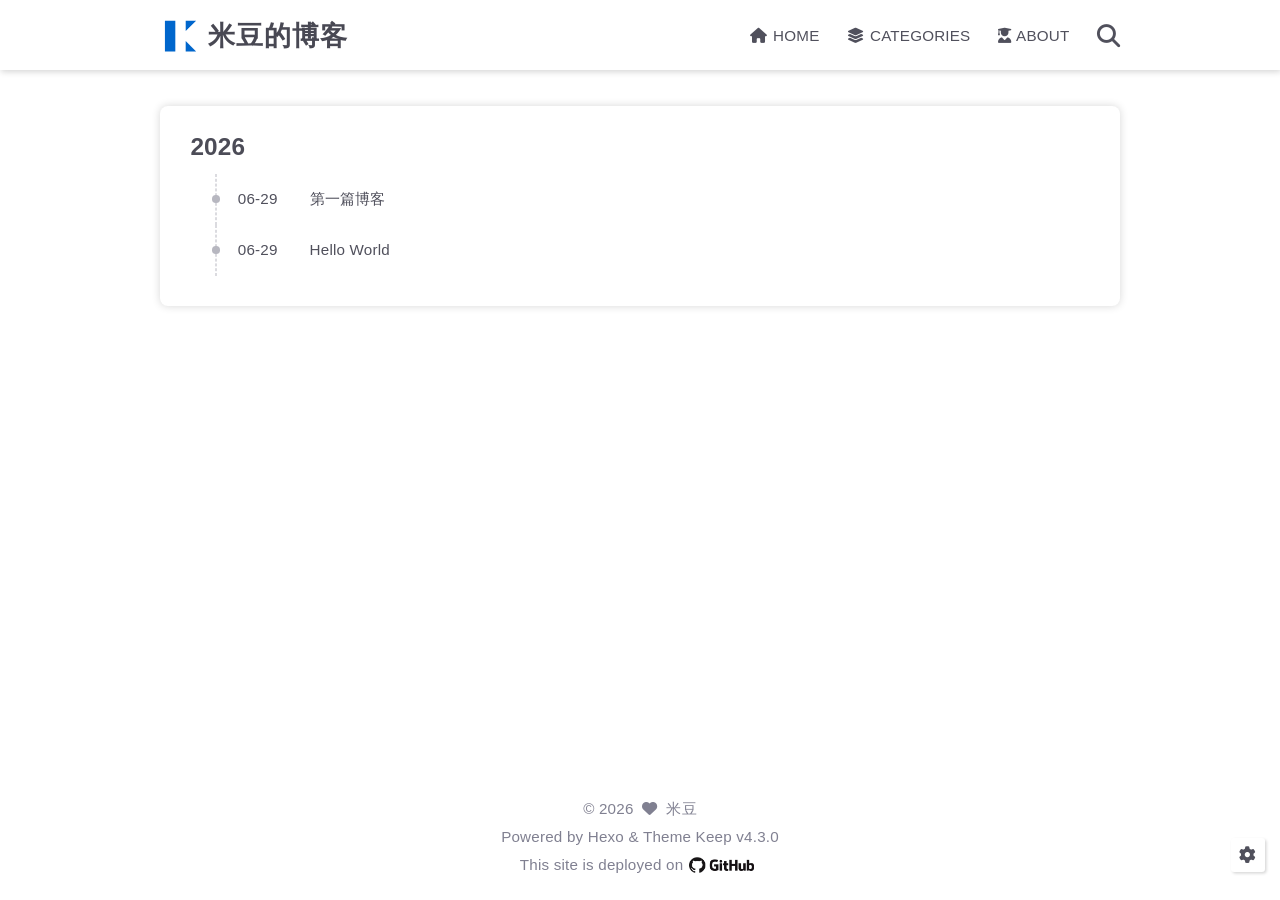
<file: archives/2026/index.html>
<!DOCTYPE html>
<html lang="en">
<head>
    <meta charset="utf-8">
    <meta name="viewport" content="width=device-width, initial-scale=1, maximum-scale=1">
    <meta name="keywords" content="Hexo Theme Keep">
    <meta name="description" content="Hexo Theme Keep">
    <meta name="author" content="米豆">
    
    <title>
        
            Archive: 2026 |
        
        米豆的博客
    </title>
    
<link rel="stylesheet" href="/css/style.css">

    
        <link rel="shortcut icon" href="/images/logo.svg">
    
    
<link rel="stylesheet" href="/font/css/fontawesome.min.css">

    
<link rel="stylesheet" href="/font/css/regular.min.css">

    
<link rel="stylesheet" href="/font/css/solid.min.css">

    
<link rel="stylesheet" href="/font/css/brands.min.css">

    
    <script>
        (function () {
            let theme = localStorage.getItem('KEEP-THEME-STATUS');
            let classname = "";
            if (!theme || (JSON.parse(theme).isAutoTheme)){
                classname = (window.matchMedia && window.matchMedia('(prefers-color-scheme: dark)').matches) ? "dark-mode" : "light-mode";
            }
            else{
                classname = JSON.parse(theme).isDark ? "dark-mode" : "light-mode";
            }
            document.documentElement.classList.add(classname);
        })();
    </script>
    <script class="keep-theme-configurations">
    const KEEP = window.KEEP || {}
    KEEP.hexo_config = {"hostname":"example.com","root":"/","language":"en"}
    KEEP.theme_config = {"base_info":{"primary_color":"#0066cc","title":"米豆的博客","author":"米豆","avatar":"/images/avatar.svg","logo":"/images/logo.svg","favicon":"/images/logo.svg"},"menu":{"home":"/ || fa-solid fa-home","categories":"/categories || fa-solid fa-layer-group","about":"/about || fa-solid fa-user-graduate"},"first_screen":{"enable":true,"background_img":"/images/bg.svg","background_img_dark":"/images/bg.svg","description":"路虽远，行则将至。","hitokoto":false},"social_contact":{"enable":false,"links":{"github":null,"weixin":null,"qq":null,"weibo":null,"zhihu":null,"twitter":null,"x":null,"facebook":null,"email":null}},"scroll":{"progress_bar":true,"percent":true,"hide_header":true},"home":{"announcement":null,"category":true,"tag":false,"post_datetime":"updated","post_datetime_format":"YYYY-MM-DD"},"post":{"author_badge":{"enable":false,"level_badge":false,"custom_badge":["One","Two","Three"]},"word_count":{"wordcount":false,"min2read":false},"datetime_format":"YYYY-MM-DD","copyright_info":false,"share":true,"reward":{"enable":false,"img_link":null,"text":null,"icon":null}},"code_block":{"tools":{"enable":true,"style":"mac"},"highlight_theme":"default"},"toc":{"enable":true,"number":true,"expand_all":true,"init_open":true,"layout":"right"},"website_count":{"busuanzi_count":{"enable":true,"site_uv":true,"site_pv":true,"page_pv":true}},"local_search":{"enable":true,"preload":true},"comment":{"enable":false,"use":"valine","valine":{"appid":null,"appkey":null,"server_urls":null,"placeholder":null},"gitalk":{"github_id":null,"github_admins":null,"repository":null,"client_id":null,"client_secret":null,"proxy":null},"twikoo":{"env_id":null,"region":null,"version":"1.6.39"},"waline":{"server_url":null,"reaction":false,"version":"3.3.2"},"giscus":{"repo":null,"repo_id":null,"category":"Announcements","category_id":null,"reactions_enabled":false},"artalk":{"server":null},"disqus":{"shortname":null}},"rss":{"enable":false},"lazyload":{"enable":true},"cdn":{"enable":false,"provider":"cdnjs","custom":{"enable":false,"url":null}},"pjax":{"enable":false},"footer":{"since":2026,"word_count":false,"site_deploy":{"enable":true,"provider":"github","url":"https://github.com"},"record":{"enable":false,"list":[{"code":null,"link":null}]}},"inject":{"enable":false,"css":[null],"js":[null]},"root":"","search_db_path":"keep-search.json","source_data":{},"version":"4.3.0"}
    KEEP.language_ago = {"second":"%s seconds ago","minute":"%s minutes ago","hour":"%s hours ago","day":"%s days ago","week":"%s weeks ago","month":"%s months ago","year":"%s years ago"}
    KEEP.language_code_block = {"copy":"Copy code","copied":"Copied","fold":"Fold code block","folded":"Folded"}
    KEEP.language_copy_copyright = {"copy":"Copy copyright info","copied":"Copied","title":"Original post title","author":"Original post author","link":"Original post link"}
  </script>
<meta name="generator" content="Hexo 8.1.2"></head>


<body>
<div class="progress-bar-container">
    
        <span class="scroll-progress-bar"></span>
    

    
</div>



<main class="page-container border-box">
    <!-- home first screen  -->
    

    <!-- page content -->
    <div class="page-main-content border-box">
        <div class="page-main-content-top">
            
<header class="header-wrapper">

    <div class="border-box header-content">
        <div class="left flex-start border-box">
            
                <a class="logo-image border-box" href="/">
                    <img src="/images/logo.svg">
                </a>
            
            <a class="site-name border-box" href="/">
               米豆的博客
            </a>
        </div>

        <div class="right border-box">
            <div class="pc border-box">
                <ul class="menu-list border-box">
                    
                        
                        <li class="menu-item flex-start border-box">
                            <a class="menu-text-color border-box" href="/">
                                
                                    <i class="menu-text-color menu-icon fa-solid fa-home"></i>
                                
                                HOME
                                
                            </a>
                            
                        </li>
                    
                        
                        <li class="menu-item flex-start border-box">
                            <a class="menu-text-color border-box" href="/categories">
                                
                                    <i class="menu-text-color menu-icon fa-solid fa-layer-group"></i>
                                
                                CATEGORIES
                                
                            </a>
                            
                        </li>
                    
                        
                        <li class="menu-item flex-start border-box">
                            <a class="menu-text-color border-box" href="/about">
                                
                                    <i class="menu-text-color menu-icon fa-solid fa-user-graduate"></i>
                                
                                ABOUT
                                
                            </a>
                            
                        </li>
                    
                    
                        <li class="menu-item search search-popup-trigger">
                            <i class="menu-text-color fas search fa-search"></i>
                        </li>
                    
                </ul>
            </div>
            <div class="mobile border-box flex-start">
                
                    <div class="icon-item search search-popup-trigger"><i class="fas fa-search"></i></div>
                
                <div class="icon-item menu-bar">
                    <div class="menu-bar-middle"></div>
                </div>
            </div>
        </div>
    </div>

    <div class="header-drawer">
        <ul class="drawer-menu-list border-box">
            
                
                <li class="drawer-menu-item border-box not-sub-menu">
                    <label class="drawer-menu-label border-box">
                        <a class="drawer-menu-text-color left-side flex-start border-box" href="/">
                            
                                <span class="menu-icon-wrap border-box flex-center">
                                    <i class="drawer-menu-text-color menu-icon fa-solid fa-home"></i>
                                </span>
                            
                            HOME
                        </a>
                        
                    </label>
                    
                </li>
            
                
                <li class="drawer-menu-item border-box not-sub-menu">
                    <label class="drawer-menu-label border-box">
                        <a class="drawer-menu-text-color left-side flex-start border-box" href="/categories">
                            
                                <span class="menu-icon-wrap border-box flex-center">
                                    <i class="drawer-menu-text-color menu-icon fa-solid fa-layer-group"></i>
                                </span>
                            
                            CATEGORIES
                        </a>
                        
                    </label>
                    
                </li>
            
                
                <li class="drawer-menu-item border-box not-sub-menu">
                    <label class="drawer-menu-label border-box">
                        <a class="drawer-menu-text-color left-side flex-start border-box" href="/about">
                            
                                <span class="menu-icon-wrap border-box flex-center">
                                    <i class="drawer-menu-text-color menu-icon fa-solid fa-user-graduate"></i>
                                </span>
                            
                            ABOUT
                        </a>
                        
                    </label>
                    
                </li>
            
        </ul>
    </div>

    <div class="window-mask"></div>

</header>


        </div>

        <div class="page-main-content-middle border-box">

            <div class="main-content border-box">
                

                    <div class="fade-in-down-animation">
    <div class="archives-container">
        <div class="archives-timeline border-box">
            
<div class="archive-list-container border-box">
    
        <section class="archive-item border-box">
            <div class="archive-item-header border-box">
                <span class="archive-year">2026</span>
            </div>
            <ul class="archive-item-body border-box">
                
                    <li class="post-item border-box">
                        <span class="starting-point border-box flex-center"></span>
                        <span class="post-date border-box">06-29</span>
                        <a class="post-title border-box text-ellipsis"
                           href="/2026/06/29/%E7%AC%AC%E4%B8%80%E7%AF%87%E5%8D%9A%E5%AE%A2/"
                        >第一篇博客</a>
                    </li>
                
                    <li class="post-item border-box">
                        <span class="starting-point border-box flex-center"></span>
                        <span class="post-date border-box">06-29</span>
                        <a class="post-title border-box text-ellipsis"
                           href="/2026/06/29/hello-world/"
                        >Hello World</a>
                    </li>
                
            </ul>
        </section>
    
</div>

        </div>
    </div>
    



</div>


                
            </div>
        </div>

        <div class="page-main-content-bottom border-box">
            
<footer class="footer border-box">
    <div class="copyright-info info-item">
    &copy;&nbsp;2026
    
            &nbsp;<i class="fas fa-heart icon-animate"></i>&nbsp;&nbsp;<a href="/">米豆</a>
        
    </div>

    <div class="theme-info info-item">
        Powered by&nbsp;<a target="_blank" href="https://hexo.io">Hexo</a>&nbsp;&&nbsp;Theme&nbsp;<a class="keep-version" target="_blank" href="https://github.com/XPoet/hexo-theme-keep">Keep</a>
    </div>

    
        
        <div class="deploy-info info-item">
            
                <a target="_blank" rel="nofollow" href="https://github.com">
            
            This site is deployed on <span class="tooltip" data-tooltip-content="GitHub Pages"><img src="/images/brands/github.png"></span>
            
                </a>
            
        </div>
    

    
        <div class="count-info info-item">
            

            
                <span class="count-item border-box uv">
                    <span class="item-type border-box">Unique Visitor</span>
                    <span class="item-value border-box uv" id="busuanzi_value_site_uv"></span>
                </span>
            

            
                <span class="count-item border-box pv">
                    <span class="item-type border-box">Page View</span>
                    <span class="item-value border-box pv" id="busuanzi_value_site_pv"></span>
                </span>
            
        </div>
    

    
</footer>

        </div>
    </div>

    <!-- post tools -->
    

    <!-- side tools -->
    <div class="side-tools">
        <div class="side-tools-container border-box ">
    <ul class="side-tools-list side-tools-show-handle border-box">
        <li class="tools-item tool-font-adjust-plus flex-center">
            <i class="fas fa-search-plus"></i>
        </li>

        <li class="tools-item tool-font-adjust-minus flex-center">
            <i class="fas fa-search-minus"></i>
        </li>

        <!-- toggle mode -->
        
            <li class="tools-item tool-toggle-theme-mode flex-center">
                <i class="fas fa-moon"></i>
            </li>
        

        <!-- rss -->
        

        <!-- to bottom -->
        <li class="tools-item tool-scroll-to-bottom flex-center">
            <i class="fas fa-arrow-down"></i>
        </li>
    </ul>

    <ul class="exposed-tools-list border-box">
        

        

        <li class="tools-item tool-toggle-show flex-center">
            <i class="fas fa-cog fa-spin"></i>
        </li>

        <li class="tools-item tool-scroll-to-top flex-center show-arrow">
            <i class="arrow fas fa-arrow-up"></i>
            <span class="percent"></span>
        </li>
    </ul>
</div>

    </div>

    <!-- image mask -->
    <div class="zoom-in-image-mask">
    <img class="zoom-in-image">
</div>


    <!-- local search -->
    
        <div class="search-pop-overlay">
    <div class="popup search-popup">
        <div class="search-header">
          <span class="search-input-field-pre">
            <i class="fas fa-keyboard"></i>
          </span>
            <div class="search-input-container">
                <input autocomplete="off"
                       autocorrect="off"
                       autocapitalize="off"
                       placeholder="Search..."
                       spellcheck="false"
                       type="search"
                       class="search-input"
                >
            </div>
            <span class="close-popup-btn">
                <i class="fas fa-times"></i>
            </span>
        </div>
        <div id="search-result">
            <div id="no-result">
                <i class="fas fa-spinner fa-pulse fa-5x fa-fw"></i>
            </div>
        </div>
    </div>
</div>

    

    <!-- tablet toc -->
    
</main>






<!-- common js -->

<script src="/js/utils.js"></script>

<script src="/js/header-shrink.js"></script>

<script src="/js/back2top.js"></script>

<script src="/js/toggle-theme.js"></script>

<script src="/js/code-block.js"></script>

<script src="/js/main.js"></script>

<script src="/js/libs/anime.min.js"></script>


<!-- local search -->

    
<script src="/js/local-search.js"></script>



<!-- lazyload -->

    
<script src="/js/lazyload.js"></script>



<div class="">
    <!-- home page -->
    

    <!-- post page -->
    

    <!-- categories page -->
    

    <!-- links page -->
    

    <!-- photos page -->
    

    <!-- tools page -->
    
</div>

<!-- mermaid -->


<!-- pjax -->



</body>
</html>
</file>
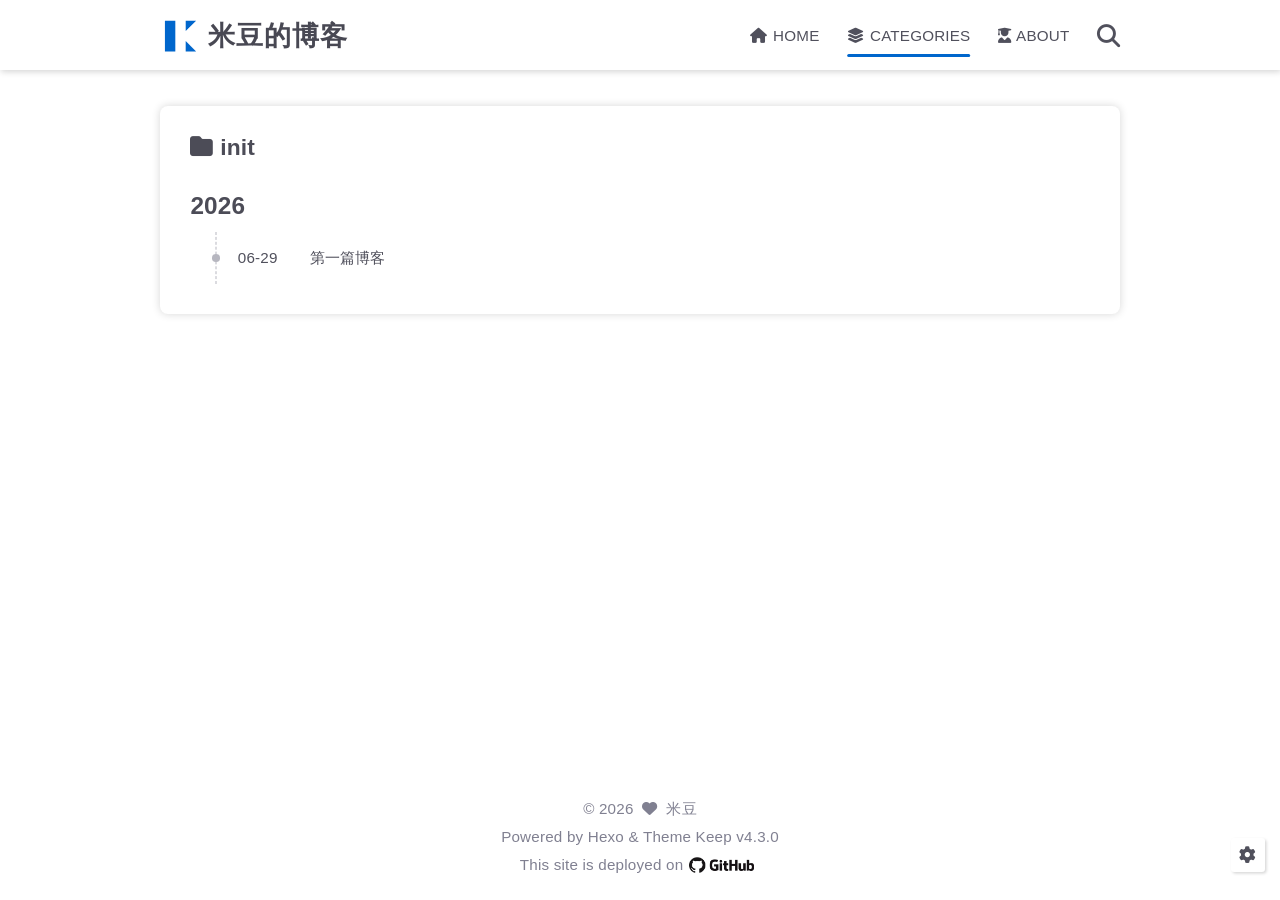
<file: categories/init/index.html>
<!DOCTYPE html>
<html lang="en">
<head>
    <meta charset="utf-8">
    <meta name="viewport" content="width=device-width, initial-scale=1, maximum-scale=1">
    <meta name="keywords" content="Hexo Theme Keep">
    <meta name="description" content="Hexo Theme Keep">
    <meta name="author" content="米豆">
    
    <title>
        
            Category: init |
        
        米豆的博客
    </title>
    
<link rel="stylesheet" href="/css/style.css">

    
        <link rel="shortcut icon" href="/images/logo.svg">
    
    
<link rel="stylesheet" href="/font/css/fontawesome.min.css">

    
<link rel="stylesheet" href="/font/css/regular.min.css">

    
<link rel="stylesheet" href="/font/css/solid.min.css">

    
<link rel="stylesheet" href="/font/css/brands.min.css">

    
    <script>
        (function () {
            let theme = localStorage.getItem('KEEP-THEME-STATUS');
            let classname = "";
            if (!theme || (JSON.parse(theme).isAutoTheme)){
                classname = (window.matchMedia && window.matchMedia('(prefers-color-scheme: dark)').matches) ? "dark-mode" : "light-mode";
            }
            else{
                classname = JSON.parse(theme).isDark ? "dark-mode" : "light-mode";
            }
            document.documentElement.classList.add(classname);
        })();
    </script>
    <script class="keep-theme-configurations">
    const KEEP = window.KEEP || {}
    KEEP.hexo_config = {"hostname":"example.com","root":"/","language":"en"}
    KEEP.theme_config = {"base_info":{"primary_color":"#0066cc","title":"米豆的博客","author":"米豆","avatar":"/images/avatar.svg","logo":"/images/logo.svg","favicon":"/images/logo.svg"},"menu":{"home":"/ || fa-solid fa-home","categories":"/categories || fa-solid fa-layer-group","about":"/about || fa-solid fa-user-graduate"},"first_screen":{"enable":true,"background_img":"/images/bg.svg","background_img_dark":"/images/bg.svg","description":"路虽远，行则将至。","hitokoto":false},"social_contact":{"enable":false,"links":{"github":null,"weixin":null,"qq":null,"weibo":null,"zhihu":null,"twitter":null,"x":null,"facebook":null,"email":null}},"scroll":{"progress_bar":true,"percent":true,"hide_header":true},"home":{"announcement":null,"category":true,"tag":false,"post_datetime":"updated","post_datetime_format":"YYYY-MM-DD"},"post":{"author_badge":{"enable":false,"level_badge":false,"custom_badge":["One","Two","Three"]},"word_count":{"wordcount":false,"min2read":false},"datetime_format":"YYYY-MM-DD","copyright_info":false,"share":true,"reward":{"enable":false,"img_link":null,"text":null,"icon":null}},"code_block":{"tools":{"enable":true,"style":"mac"},"highlight_theme":"default"},"toc":{"enable":true,"number":true,"expand_all":true,"init_open":true,"layout":"right"},"website_count":{"busuanzi_count":{"enable":true,"site_uv":true,"site_pv":true,"page_pv":true}},"local_search":{"enable":true,"preload":true},"comment":{"enable":false,"use":"valine","valine":{"appid":null,"appkey":null,"server_urls":null,"placeholder":null},"gitalk":{"github_id":null,"github_admins":null,"repository":null,"client_id":null,"client_secret":null,"proxy":null},"twikoo":{"env_id":null,"region":null,"version":"1.6.39"},"waline":{"server_url":null,"reaction":false,"version":"3.3.2"},"giscus":{"repo":null,"repo_id":null,"category":"Announcements","category_id":null,"reactions_enabled":false},"artalk":{"server":null},"disqus":{"shortname":null}},"rss":{"enable":false},"lazyload":{"enable":true},"cdn":{"enable":false,"provider":"cdnjs","custom":{"enable":false,"url":null}},"pjax":{"enable":false},"footer":{"since":2026,"word_count":false,"site_deploy":{"enable":true,"provider":"github","url":"https://github.com"},"record":{"enable":false,"list":[{"code":null,"link":null}]}},"inject":{"enable":false,"css":[null],"js":[null]},"root":"","search_db_path":"keep-search.json","source_data":{},"version":"4.3.0"}
    KEEP.language_ago = {"second":"%s seconds ago","minute":"%s minutes ago","hour":"%s hours ago","day":"%s days ago","week":"%s weeks ago","month":"%s months ago","year":"%s years ago"}
    KEEP.language_code_block = {"copy":"Copy code","copied":"Copied","fold":"Fold code block","folded":"Folded"}
    KEEP.language_copy_copyright = {"copy":"Copy copyright info","copied":"Copied","title":"Original post title","author":"Original post author","link":"Original post link"}
  </script>
<meta name="generator" content="Hexo 8.1.2"></head>


<body>
<div class="progress-bar-container">
    
        <span class="scroll-progress-bar"></span>
    

    
</div>



<main class="page-container border-box">
    <!-- home first screen  -->
    

    <!-- page content -->
    <div class="page-main-content border-box">
        <div class="page-main-content-top">
            
<header class="header-wrapper">

    <div class="border-box header-content">
        <div class="left flex-start border-box">
            
                <a class="logo-image border-box" href="/">
                    <img src="/images/logo.svg">
                </a>
            
            <a class="site-name border-box" href="/">
               米豆的博客
            </a>
        </div>

        <div class="right border-box">
            <div class="pc border-box">
                <ul class="menu-list border-box">
                    
                        
                        <li class="menu-item flex-start border-box">
                            <a class="menu-text-color border-box" href="/">
                                
                                    <i class="menu-text-color menu-icon fa-solid fa-home"></i>
                                
                                HOME
                                
                            </a>
                            
                        </li>
                    
                        
                        <li class="menu-item flex-start border-box active">
                            <a class="menu-text-color border-box" href="/categories">
                                
                                    <i class="menu-text-color menu-icon fa-solid fa-layer-group"></i>
                                
                                CATEGORIES
                                
                            </a>
                            
                        </li>
                    
                        
                        <li class="menu-item flex-start border-box">
                            <a class="menu-text-color border-box" href="/about">
                                
                                    <i class="menu-text-color menu-icon fa-solid fa-user-graduate"></i>
                                
                                ABOUT
                                
                            </a>
                            
                        </li>
                    
                    
                        <li class="menu-item search search-popup-trigger">
                            <i class="menu-text-color fas search fa-search"></i>
                        </li>
                    
                </ul>
            </div>
            <div class="mobile border-box flex-start">
                
                    <div class="icon-item search search-popup-trigger"><i class="fas fa-search"></i></div>
                
                <div class="icon-item menu-bar">
                    <div class="menu-bar-middle"></div>
                </div>
            </div>
        </div>
    </div>

    <div class="header-drawer">
        <ul class="drawer-menu-list border-box">
            
                
                <li class="drawer-menu-item border-box not-sub-menu">
                    <label class="drawer-menu-label border-box">
                        <a class="drawer-menu-text-color left-side flex-start border-box" href="/">
                            
                                <span class="menu-icon-wrap border-box flex-center">
                                    <i class="drawer-menu-text-color menu-icon fa-solid fa-home"></i>
                                </span>
                            
                            HOME
                        </a>
                        
                    </label>
                    
                </li>
            
                
                <li class="drawer-menu-item border-box not-sub-menu active">
                    <label class="drawer-menu-label border-box">
                        <a class="drawer-menu-text-color left-side flex-start border-box" href="/categories">
                            
                                <span class="menu-icon-wrap border-box flex-center">
                                    <i class="drawer-menu-text-color menu-icon fa-solid fa-layer-group"></i>
                                </span>
                            
                            CATEGORIES
                        </a>
                        
                    </label>
                    
                </li>
            
                
                <li class="drawer-menu-item border-box not-sub-menu">
                    <label class="drawer-menu-label border-box">
                        <a class="drawer-menu-text-color left-side flex-start border-box" href="/about">
                            
                                <span class="menu-icon-wrap border-box flex-center">
                                    <i class="drawer-menu-text-color menu-icon fa-solid fa-user-graduate"></i>
                                </span>
                            
                            ABOUT
                        </a>
                        
                    </label>
                    
                </li>
            
        </ul>
    </div>

    <div class="window-mask"></div>

</header>


        </div>

        <div class="page-main-content-middle border-box">

            <div class="main-content border-box">
                

                    <div class="fade-in-down-animation">
    <div class="category-archive-container border-box">
        <div class="category-name">
            <i class="fas fa-folder"></i>&nbsp;init
        </div>
        <div class="category-post-list">
            
<div class="archive-list-container border-box">
    
        <section class="archive-item border-box">
            <div class="archive-item-header border-box">
                <span class="archive-year">2026</span>
            </div>
            <ul class="archive-item-body border-box">
                
                    <li class="post-item border-box">
                        <span class="starting-point border-box flex-center"></span>
                        <span class="post-date border-box">06-29</span>
                        <a class="post-title border-box text-ellipsis"
                           href="/2026/06/29/%E7%AC%AC%E4%B8%80%E7%AF%87%E5%8D%9A%E5%AE%A2/"
                        >第一篇博客</a>
                    </li>
                
            </ul>
        </section>
    
</div>

        </div>
    </div>
    



</div>


                
            </div>
        </div>

        <div class="page-main-content-bottom border-box">
            
<footer class="footer border-box">
    <div class="copyright-info info-item">
    &copy;&nbsp;2026
    
            &nbsp;<i class="fas fa-heart icon-animate"></i>&nbsp;&nbsp;<a href="/">米豆</a>
        
    </div>

    <div class="theme-info info-item">
        Powered by&nbsp;<a target="_blank" href="https://hexo.io">Hexo</a>&nbsp;&&nbsp;Theme&nbsp;<a class="keep-version" target="_blank" href="https://github.com/XPoet/hexo-theme-keep">Keep</a>
    </div>

    
        
        <div class="deploy-info info-item">
            
                <a target="_blank" rel="nofollow" href="https://github.com">
            
            This site is deployed on <span class="tooltip" data-tooltip-content="GitHub Pages"><img src="/images/brands/github.png"></span>
            
                </a>
            
        </div>
    

    
        <div class="count-info info-item">
            

            
                <span class="count-item border-box uv">
                    <span class="item-type border-box">Unique Visitor</span>
                    <span class="item-value border-box uv" id="busuanzi_value_site_uv"></span>
                </span>
            

            
                <span class="count-item border-box pv">
                    <span class="item-type border-box">Page View</span>
                    <span class="item-value border-box pv" id="busuanzi_value_site_pv"></span>
                </span>
            
        </div>
    

    
</footer>

        </div>
    </div>

    <!-- post tools -->
    

    <!-- side tools -->
    <div class="side-tools">
        <div class="side-tools-container border-box ">
    <ul class="side-tools-list side-tools-show-handle border-box">
        <li class="tools-item tool-font-adjust-plus flex-center">
            <i class="fas fa-search-plus"></i>
        </li>

        <li class="tools-item tool-font-adjust-minus flex-center">
            <i class="fas fa-search-minus"></i>
        </li>

        <!-- toggle mode -->
        
            <li class="tools-item tool-toggle-theme-mode flex-center">
                <i class="fas fa-moon"></i>
            </li>
        

        <!-- rss -->
        

        <!-- to bottom -->
        <li class="tools-item tool-scroll-to-bottom flex-center">
            <i class="fas fa-arrow-down"></i>
        </li>
    </ul>

    <ul class="exposed-tools-list border-box">
        

        

        <li class="tools-item tool-toggle-show flex-center">
            <i class="fas fa-cog fa-spin"></i>
        </li>

        <li class="tools-item tool-scroll-to-top flex-center show-arrow">
            <i class="arrow fas fa-arrow-up"></i>
            <span class="percent"></span>
        </li>
    </ul>
</div>

    </div>

    <!-- image mask -->
    <div class="zoom-in-image-mask">
    <img class="zoom-in-image">
</div>


    <!-- local search -->
    
        <div class="search-pop-overlay">
    <div class="popup search-popup">
        <div class="search-header">
          <span class="search-input-field-pre">
            <i class="fas fa-keyboard"></i>
          </span>
            <div class="search-input-container">
                <input autocomplete="off"
                       autocorrect="off"
                       autocapitalize="off"
                       placeholder="Search..."
                       spellcheck="false"
                       type="search"
                       class="search-input"
                >
            </div>
            <span class="close-popup-btn">
                <i class="fas fa-times"></i>
            </span>
        </div>
        <div id="search-result">
            <div id="no-result">
                <i class="fas fa-spinner fa-pulse fa-5x fa-fw"></i>
            </div>
        </div>
    </div>
</div>

    

    <!-- tablet toc -->
    
</main>






<!-- common js -->

<script src="/js/utils.js"></script>

<script src="/js/header-shrink.js"></script>

<script src="/js/back2top.js"></script>

<script src="/js/toggle-theme.js"></script>

<script src="/js/code-block.js"></script>

<script src="/js/main.js"></script>

<script src="/js/libs/anime.min.js"></script>


<!-- local search -->

    
<script src="/js/local-search.js"></script>



<!-- lazyload -->

    
<script src="/js/lazyload.js"></script>



<div class="">
    <!-- home page -->
    

    <!-- post page -->
    

    <!-- categories page -->
    
        
<script src="/js/page/category-page.js"></script>

    

    <!-- links page -->
    

    <!-- photos page -->
    

    <!-- tools page -->
    
</div>

<!-- mermaid -->


<!-- pjax -->



</body>
</html>
</file>
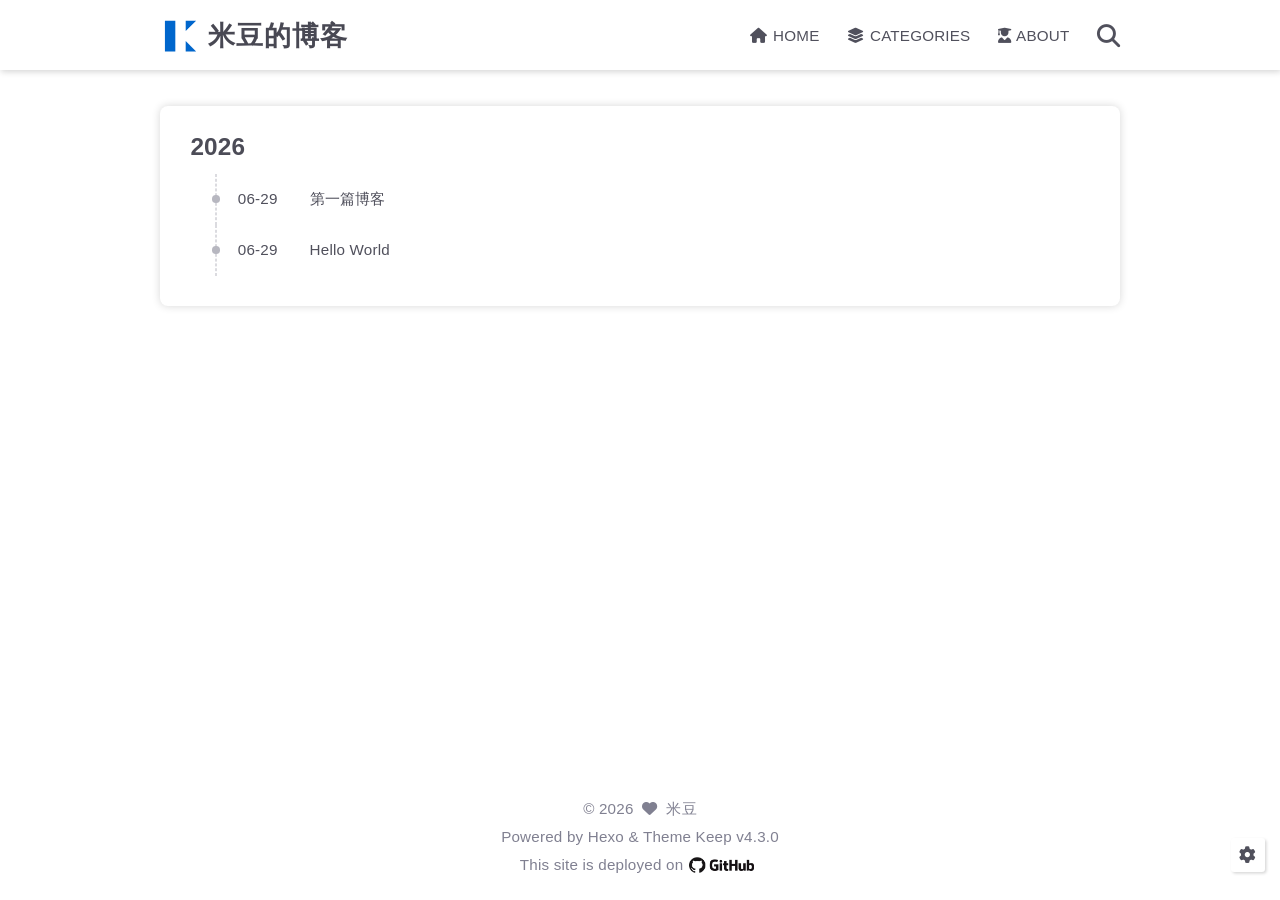
<file: archives/2026/06/index.html>
<!DOCTYPE html>
<html lang="en">
<head>
    <meta charset="utf-8">
    <meta name="viewport" content="width=device-width, initial-scale=1, maximum-scale=1">
    <meta name="keywords" content="Hexo Theme Keep">
    <meta name="description" content="Hexo Theme Keep">
    <meta name="author" content="米豆">
    
    <title>
        
            Archive: 2026/6 |
        
        米豆的博客
    </title>
    
<link rel="stylesheet" href="/css/style.css">

    
        <link rel="shortcut icon" href="/images/logo.svg">
    
    
<link rel="stylesheet" href="/font/css/fontawesome.min.css">

    
<link rel="stylesheet" href="/font/css/regular.min.css">

    
<link rel="stylesheet" href="/font/css/solid.min.css">

    
<link rel="stylesheet" href="/font/css/brands.min.css">

    
    <script>
        (function () {
            let theme = localStorage.getItem('KEEP-THEME-STATUS');
            let classname = "";
            if (!theme || (JSON.parse(theme).isAutoTheme)){
                classname = (window.matchMedia && window.matchMedia('(prefers-color-scheme: dark)').matches) ? "dark-mode" : "light-mode";
            }
            else{
                classname = JSON.parse(theme).isDark ? "dark-mode" : "light-mode";
            }
            document.documentElement.classList.add(classname);
        })();
    </script>
    <script class="keep-theme-configurations">
    const KEEP = window.KEEP || {}
    KEEP.hexo_config = {"hostname":"example.com","root":"/","language":"en"}
    KEEP.theme_config = {"base_info":{"primary_color":"#0066cc","title":"米豆的博客","author":"米豆","avatar":"/images/avatar.svg","logo":"/images/logo.svg","favicon":"/images/logo.svg"},"menu":{"home":"/ || fa-solid fa-home","categories":"/categories || fa-solid fa-layer-group","about":"/about || fa-solid fa-user-graduate"},"first_screen":{"enable":true,"background_img":"/images/bg.svg","background_img_dark":"/images/bg.svg","description":"路虽远，行则将至。","hitokoto":false},"social_contact":{"enable":false,"links":{"github":null,"weixin":null,"qq":null,"weibo":null,"zhihu":null,"twitter":null,"x":null,"facebook":null,"email":null}},"scroll":{"progress_bar":true,"percent":true,"hide_header":true},"home":{"announcement":null,"category":true,"tag":false,"post_datetime":"updated","post_datetime_format":"YYYY-MM-DD"},"post":{"author_badge":{"enable":false,"level_badge":false,"custom_badge":["One","Two","Three"]},"word_count":{"wordcount":false,"min2read":false},"datetime_format":"YYYY-MM-DD","copyright_info":false,"share":true,"reward":{"enable":false,"img_link":null,"text":null,"icon":null}},"code_block":{"tools":{"enable":true,"style":"mac"},"highlight_theme":"default"},"toc":{"enable":true,"number":true,"expand_all":true,"init_open":true,"layout":"right"},"website_count":{"busuanzi_count":{"enable":true,"site_uv":true,"site_pv":true,"page_pv":true}},"local_search":{"enable":true,"preload":true},"comment":{"enable":false,"use":"valine","valine":{"appid":null,"appkey":null,"server_urls":null,"placeholder":null},"gitalk":{"github_id":null,"github_admins":null,"repository":null,"client_id":null,"client_secret":null,"proxy":null},"twikoo":{"env_id":null,"region":null,"version":"1.6.39"},"waline":{"server_url":null,"reaction":false,"version":"3.3.2"},"giscus":{"repo":null,"repo_id":null,"category":"Announcements","category_id":null,"reactions_enabled":false},"artalk":{"server":null},"disqus":{"shortname":null}},"rss":{"enable":false},"lazyload":{"enable":true},"cdn":{"enable":false,"provider":"cdnjs","custom":{"enable":false,"url":null}},"pjax":{"enable":false},"footer":{"since":2026,"word_count":false,"site_deploy":{"enable":true,"provider":"github","url":"https://github.com"},"record":{"enable":false,"list":[{"code":null,"link":null}]}},"inject":{"enable":false,"css":[null],"js":[null]},"root":"","search_db_path":"keep-search.json","source_data":{},"version":"4.3.0"}
    KEEP.language_ago = {"second":"%s seconds ago","minute":"%s minutes ago","hour":"%s hours ago","day":"%s days ago","week":"%s weeks ago","month":"%s months ago","year":"%s years ago"}
    KEEP.language_code_block = {"copy":"Copy code","copied":"Copied","fold":"Fold code block","folded":"Folded"}
    KEEP.language_copy_copyright = {"copy":"Copy copyright info","copied":"Copied","title":"Original post title","author":"Original post author","link":"Original post link"}
  </script>
<meta name="generator" content="Hexo 8.1.2"></head>


<body>
<div class="progress-bar-container">
    
        <span class="scroll-progress-bar"></span>
    

    
</div>



<main class="page-container border-box">
    <!-- home first screen  -->
    

    <!-- page content -->
    <div class="page-main-content border-box">
        <div class="page-main-content-top">
            
<header class="header-wrapper">

    <div class="border-box header-content">
        <div class="left flex-start border-box">
            
                <a class="logo-image border-box" href="/">
                    <img src="/images/logo.svg">
                </a>
            
            <a class="site-name border-box" href="/">
               米豆的博客
            </a>
        </div>

        <div class="right border-box">
            <div class="pc border-box">
                <ul class="menu-list border-box">
                    
                        
                        <li class="menu-item flex-start border-box">
                            <a class="menu-text-color border-box" href="/">
                                
                                    <i class="menu-text-color menu-icon fa-solid fa-home"></i>
                                
                                HOME
                                
                            </a>
                            
                        </li>
                    
                        
                        <li class="menu-item flex-start border-box">
                            <a class="menu-text-color border-box" href="/categories">
                                
                                    <i class="menu-text-color menu-icon fa-solid fa-layer-group"></i>
                                
                                CATEGORIES
                                
                            </a>
                            
                        </li>
                    
                        
                        <li class="menu-item flex-start border-box">
                            <a class="menu-text-color border-box" href="/about">
                                
                                    <i class="menu-text-color menu-icon fa-solid fa-user-graduate"></i>
                                
                                ABOUT
                                
                            </a>
                            
                        </li>
                    
                    
                        <li class="menu-item search search-popup-trigger">
                            <i class="menu-text-color fas search fa-search"></i>
                        </li>
                    
                </ul>
            </div>
            <div class="mobile border-box flex-start">
                
                    <div class="icon-item search search-popup-trigger"><i class="fas fa-search"></i></div>
                
                <div class="icon-item menu-bar">
                    <div class="menu-bar-middle"></div>
                </div>
            </div>
        </div>
    </div>

    <div class="header-drawer">
        <ul class="drawer-menu-list border-box">
            
                
                <li class="drawer-menu-item border-box not-sub-menu">
                    <label class="drawer-menu-label border-box">
                        <a class="drawer-menu-text-color left-side flex-start border-box" href="/">
                            
                                <span class="menu-icon-wrap border-box flex-center">
                                    <i class="drawer-menu-text-color menu-icon fa-solid fa-home"></i>
                                </span>
                            
                            HOME
                        </a>
                        
                    </label>
                    
                </li>
            
                
                <li class="drawer-menu-item border-box not-sub-menu">
                    <label class="drawer-menu-label border-box">
                        <a class="drawer-menu-text-color left-side flex-start border-box" href="/categories">
                            
                                <span class="menu-icon-wrap border-box flex-center">
                                    <i class="drawer-menu-text-color menu-icon fa-solid fa-layer-group"></i>
                                </span>
                            
                            CATEGORIES
                        </a>
                        
                    </label>
                    
                </li>
            
                
                <li class="drawer-menu-item border-box not-sub-menu">
                    <label class="drawer-menu-label border-box">
                        <a class="drawer-menu-text-color left-side flex-start border-box" href="/about">
                            
                                <span class="menu-icon-wrap border-box flex-center">
                                    <i class="drawer-menu-text-color menu-icon fa-solid fa-user-graduate"></i>
                                </span>
                            
                            ABOUT
                        </a>
                        
                    </label>
                    
                </li>
            
        </ul>
    </div>

    <div class="window-mask"></div>

</header>


        </div>

        <div class="page-main-content-middle border-box">

            <div class="main-content border-box">
                

                    <div class="fade-in-down-animation">
    <div class="archives-container">
        <div class="archives-timeline border-box">
            
<div class="archive-list-container border-box">
    
        <section class="archive-item border-box">
            <div class="archive-item-header border-box">
                <span class="archive-year">2026</span>
            </div>
            <ul class="archive-item-body border-box">
                
                    <li class="post-item border-box">
                        <span class="starting-point border-box flex-center"></span>
                        <span class="post-date border-box">06-29</span>
                        <a class="post-title border-box text-ellipsis"
                           href="/2026/06/29/%E7%AC%AC%E4%B8%80%E7%AF%87%E5%8D%9A%E5%AE%A2/"
                        >第一篇博客</a>
                    </li>
                
                    <li class="post-item border-box">
                        <span class="starting-point border-box flex-center"></span>
                        <span class="post-date border-box">06-29</span>
                        <a class="post-title border-box text-ellipsis"
                           href="/2026/06/29/hello-world/"
                        >Hello World</a>
                    </li>
                
            </ul>
        </section>
    
</div>

        </div>
    </div>
    



</div>


                
            </div>
        </div>

        <div class="page-main-content-bottom border-box">
            
<footer class="footer border-box">
    <div class="copyright-info info-item">
    &copy;&nbsp;2026
    
            &nbsp;<i class="fas fa-heart icon-animate"></i>&nbsp;&nbsp;<a href="/">米豆</a>
        
    </div>

    <div class="theme-info info-item">
        Powered by&nbsp;<a target="_blank" href="https://hexo.io">Hexo</a>&nbsp;&&nbsp;Theme&nbsp;<a class="keep-version" target="_blank" href="https://github.com/XPoet/hexo-theme-keep">Keep</a>
    </div>

    
        
        <div class="deploy-info info-item">
            
                <a target="_blank" rel="nofollow" href="https://github.com">
            
            This site is deployed on <span class="tooltip" data-tooltip-content="GitHub Pages"><img src="/images/brands/github.png"></span>
            
                </a>
            
        </div>
    

    
        <div class="count-info info-item">
            

            
                <span class="count-item border-box uv">
                    <span class="item-type border-box">Unique Visitor</span>
                    <span class="item-value border-box uv" id="busuanzi_value_site_uv"></span>
                </span>
            

            
                <span class="count-item border-box pv">
                    <span class="item-type border-box">Page View</span>
                    <span class="item-value border-box pv" id="busuanzi_value_site_pv"></span>
                </span>
            
        </div>
    

    
</footer>

        </div>
    </div>

    <!-- post tools -->
    

    <!-- side tools -->
    <div class="side-tools">
        <div class="side-tools-container border-box ">
    <ul class="side-tools-list side-tools-show-handle border-box">
        <li class="tools-item tool-font-adjust-plus flex-center">
            <i class="fas fa-search-plus"></i>
        </li>

        <li class="tools-item tool-font-adjust-minus flex-center">
            <i class="fas fa-search-minus"></i>
        </li>

        <!-- toggle mode -->
        
            <li class="tools-item tool-toggle-theme-mode flex-center">
                <i class="fas fa-moon"></i>
            </li>
        

        <!-- rss -->
        

        <!-- to bottom -->
        <li class="tools-item tool-scroll-to-bottom flex-center">
            <i class="fas fa-arrow-down"></i>
        </li>
    </ul>

    <ul class="exposed-tools-list border-box">
        

        

        <li class="tools-item tool-toggle-show flex-center">
            <i class="fas fa-cog fa-spin"></i>
        </li>

        <li class="tools-item tool-scroll-to-top flex-center show-arrow">
            <i class="arrow fas fa-arrow-up"></i>
            <span class="percent"></span>
        </li>
    </ul>
</div>

    </div>

    <!-- image mask -->
    <div class="zoom-in-image-mask">
    <img class="zoom-in-image">
</div>


    <!-- local search -->
    
        <div class="search-pop-overlay">
    <div class="popup search-popup">
        <div class="search-header">
          <span class="search-input-field-pre">
            <i class="fas fa-keyboard"></i>
          </span>
            <div class="search-input-container">
                <input autocomplete="off"
                       autocorrect="off"
                       autocapitalize="off"
                       placeholder="Search..."
                       spellcheck="false"
                       type="search"
                       class="search-input"
                >
            </div>
            <span class="close-popup-btn">
                <i class="fas fa-times"></i>
            </span>
        </div>
        <div id="search-result">
            <div id="no-result">
                <i class="fas fa-spinner fa-pulse fa-5x fa-fw"></i>
            </div>
        </div>
    </div>
</div>

    

    <!-- tablet toc -->
    
</main>






<!-- common js -->

<script src="/js/utils.js"></script>

<script src="/js/header-shrink.js"></script>

<script src="/js/back2top.js"></script>

<script src="/js/toggle-theme.js"></script>

<script src="/js/code-block.js"></script>

<script src="/js/main.js"></script>

<script src="/js/libs/anime.min.js"></script>


<!-- local search -->

    
<script src="/js/local-search.js"></script>



<!-- lazyload -->

    
<script src="/js/lazyload.js"></script>



<div class="">
    <!-- home page -->
    

    <!-- post page -->
    

    <!-- categories page -->
    

    <!-- links page -->
    

    <!-- photos page -->
    

    <!-- tools page -->
    
</div>

<!-- mermaid -->


<!-- pjax -->



</body>
</html>
</file>
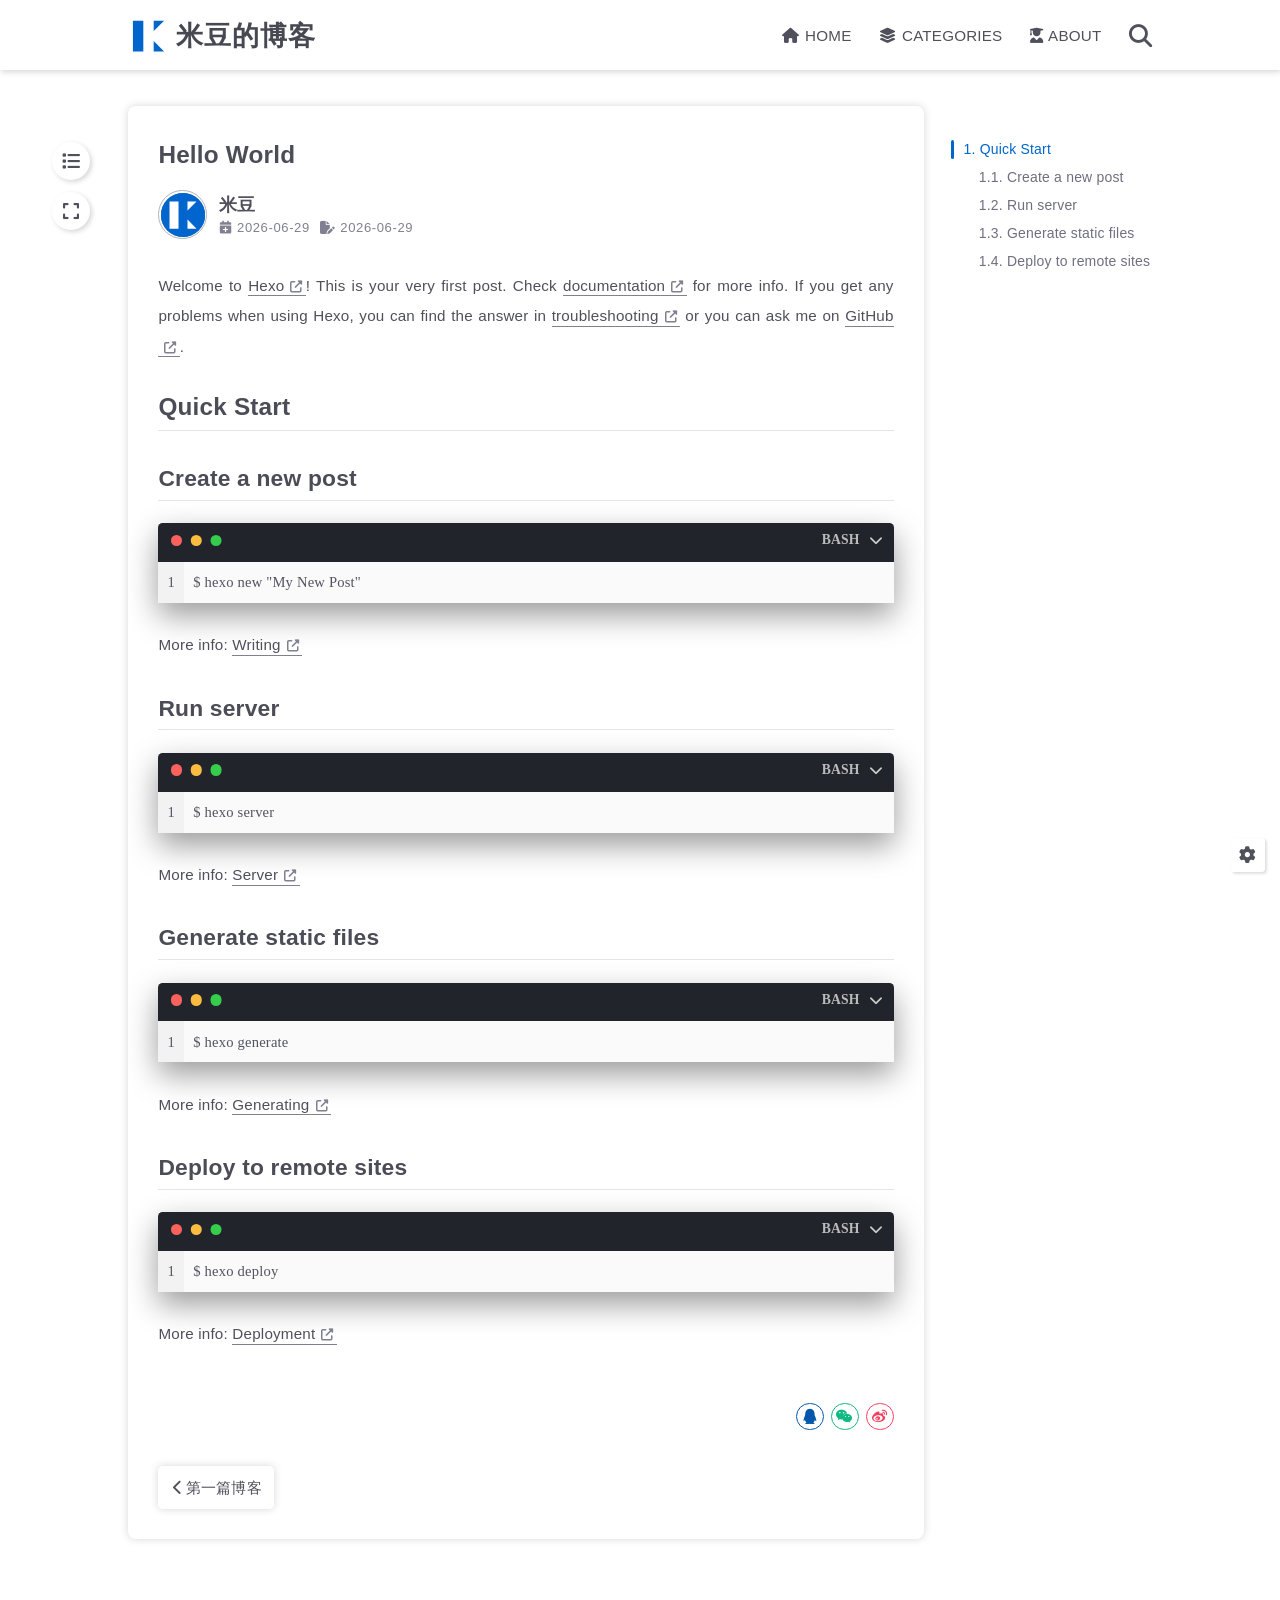
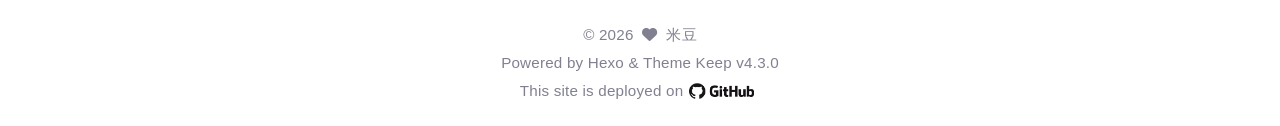
<file: 2026/06/29/hello-world/index.html>
<!DOCTYPE html>
<html lang="en">
<head>
    <meta charset="utf-8">
    <meta name="viewport" content="width=device-width, initial-scale=1, maximum-scale=1">
    <meta name="keywords" content="Hexo Theme Keep">
    <meta name="description" content="Hexo Theme Keep">
    <meta name="author" content="米豆">
    
    <title>
        
            Hello World |
        
        米豆的博客
    </title>
    
<link rel="stylesheet" href="/css/style.css">

    
        <link rel="shortcut icon" href="/images/logo.svg">
    
    
<link rel="stylesheet" href="/font/css/fontawesome.min.css">

    
<link rel="stylesheet" href="/font/css/regular.min.css">

    
<link rel="stylesheet" href="/font/css/solid.min.css">

    
<link rel="stylesheet" href="/font/css/brands.min.css">

    
    <script>
        (function () {
            let theme = localStorage.getItem('KEEP-THEME-STATUS');
            let classname = "";
            if (!theme || (JSON.parse(theme).isAutoTheme)){
                classname = (window.matchMedia && window.matchMedia('(prefers-color-scheme: dark)').matches) ? "dark-mode" : "light-mode";
            }
            else{
                classname = JSON.parse(theme).isDark ? "dark-mode" : "light-mode";
            }
            document.documentElement.classList.add(classname);
        })();
    </script>
    <script class="keep-theme-configurations">
    const KEEP = window.KEEP || {}
    KEEP.hexo_config = {"hostname":"example.com","root":"/","language":"en"}
    KEEP.theme_config = {"base_info":{"primary_color":"#0066cc","title":"米豆的博客","author":"米豆","avatar":"/images/avatar.svg","logo":"/images/logo.svg","favicon":"/images/logo.svg"},"menu":{"home":"/ || fa-solid fa-home","categories":"/categories || fa-solid fa-layer-group","about":"/about || fa-solid fa-user-graduate"},"first_screen":{"enable":true,"background_img":"/images/bg.svg","background_img_dark":"/images/bg.svg","description":"路虽远，行则将至。","hitokoto":false},"social_contact":{"enable":false,"links":{"github":null,"weixin":null,"qq":null,"weibo":null,"zhihu":null,"twitter":null,"x":null,"facebook":null,"email":null}},"scroll":{"progress_bar":true,"percent":true,"hide_header":true},"home":{"announcement":null,"category":true,"tag":false,"post_datetime":"updated","post_datetime_format":"YYYY-MM-DD"},"post":{"author_badge":{"enable":false,"level_badge":false,"custom_badge":["One","Two","Three"]},"word_count":{"wordcount":false,"min2read":false},"datetime_format":"YYYY-MM-DD","copyright_info":false,"share":true,"reward":{"enable":false,"img_link":null,"text":null,"icon":null}},"code_block":{"tools":{"enable":true,"style":"mac"},"highlight_theme":"default"},"toc":{"enable":true,"number":true,"expand_all":true,"init_open":true,"layout":"right"},"website_count":{"busuanzi_count":{"enable":true,"site_uv":true,"site_pv":true,"page_pv":true}},"local_search":{"enable":true,"preload":true},"comment":{"enable":false,"use":"valine","valine":{"appid":null,"appkey":null,"server_urls":null,"placeholder":null},"gitalk":{"github_id":null,"github_admins":null,"repository":null,"client_id":null,"client_secret":null,"proxy":null},"twikoo":{"env_id":null,"region":null,"version":"1.6.39"},"waline":{"server_url":null,"reaction":false,"version":"3.3.2"},"giscus":{"repo":null,"repo_id":null,"category":"Announcements","category_id":null,"reactions_enabled":false},"artalk":{"server":null},"disqus":{"shortname":null}},"rss":{"enable":false},"lazyload":{"enable":true},"cdn":{"enable":false,"provider":"cdnjs","custom":{"enable":false,"url":null}},"pjax":{"enable":false},"footer":{"since":2026,"word_count":false,"site_deploy":{"enable":true,"provider":"github","url":"https://github.com"},"record":{"enable":false,"list":[{"code":null,"link":null}]}},"inject":{"enable":false,"css":[null],"js":[null]},"root":"","search_db_path":"keep-search.json","source_data":{},"version":"4.3.0"}
    KEEP.language_ago = {"second":"%s seconds ago","minute":"%s minutes ago","hour":"%s hours ago","day":"%s days ago","week":"%s weeks ago","month":"%s months ago","year":"%s years ago"}
    KEEP.language_code_block = {"copy":"Copy code","copied":"Copied","fold":"Fold code block","folded":"Folded"}
    KEEP.language_copy_copyright = {"copy":"Copy copyright info","copied":"Copied","title":"Original post title","author":"Original post author","link":"Original post link"}
  </script>
<meta name="generator" content="Hexo 8.1.2"></head>


<body>
<div class="progress-bar-container">
    
        <span class="scroll-progress-bar"></span>
    

    
</div>



<main class="page-container border-box">
    <!-- home first screen  -->
    

    <!-- page content -->
    <div class="page-main-content border-box">
        <div class="page-main-content-top">
            
<header class="header-wrapper">

    <div class="border-box header-content">
        <div class="left flex-start border-box">
            
                <a class="logo-image border-box" href="/">
                    <img src="/images/logo.svg">
                </a>
            
            <a class="site-name border-box" href="/">
               米豆的博客
            </a>
        </div>

        <div class="right border-box">
            <div class="pc border-box">
                <ul class="menu-list border-box">
                    
                        
                        <li class="menu-item flex-start border-box">
                            <a class="menu-text-color border-box" href="/">
                                
                                    <i class="menu-text-color menu-icon fa-solid fa-home"></i>
                                
                                HOME
                                
                            </a>
                            
                        </li>
                    
                        
                        <li class="menu-item flex-start border-box">
                            <a class="menu-text-color border-box" href="/categories">
                                
                                    <i class="menu-text-color menu-icon fa-solid fa-layer-group"></i>
                                
                                CATEGORIES
                                
                            </a>
                            
                        </li>
                    
                        
                        <li class="menu-item flex-start border-box">
                            <a class="menu-text-color border-box" href="/about">
                                
                                    <i class="menu-text-color menu-icon fa-solid fa-user-graduate"></i>
                                
                                ABOUT
                                
                            </a>
                            
                        </li>
                    
                    
                        <li class="menu-item search search-popup-trigger">
                            <i class="menu-text-color fas search fa-search"></i>
                        </li>
                    
                </ul>
            </div>
            <div class="mobile border-box flex-start">
                
                    <div class="icon-item search search-popup-trigger"><i class="fas fa-search"></i></div>
                
                <div class="icon-item menu-bar">
                    <div class="menu-bar-middle"></div>
                </div>
            </div>
        </div>
    </div>

    <div class="header-drawer">
        <ul class="drawer-menu-list border-box">
            
                
                <li class="drawer-menu-item border-box not-sub-menu">
                    <label class="drawer-menu-label border-box">
                        <a class="drawer-menu-text-color left-side flex-start border-box" href="/">
                            
                                <span class="menu-icon-wrap border-box flex-center">
                                    <i class="drawer-menu-text-color menu-icon fa-solid fa-home"></i>
                                </span>
                            
                            HOME
                        </a>
                        
                    </label>
                    
                </li>
            
                
                <li class="drawer-menu-item border-box not-sub-menu">
                    <label class="drawer-menu-label border-box">
                        <a class="drawer-menu-text-color left-side flex-start border-box" href="/categories">
                            
                                <span class="menu-icon-wrap border-box flex-center">
                                    <i class="drawer-menu-text-color menu-icon fa-solid fa-layer-group"></i>
                                </span>
                            
                            CATEGORIES
                        </a>
                        
                    </label>
                    
                </li>
            
                
                <li class="drawer-menu-item border-box not-sub-menu">
                    <label class="drawer-menu-label border-box">
                        <a class="drawer-menu-text-color left-side flex-start border-box" href="/about">
                            
                                <span class="menu-icon-wrap border-box flex-center">
                                    <i class="drawer-menu-text-color menu-icon fa-solid fa-user-graduate"></i>
                                </span>
                            
                            ABOUT
                        </a>
                        
                    </label>
                    
                </li>
            
        </ul>
    </div>

    <div class="window-mask"></div>

</header>


        </div>

        <div class="page-main-content-middle border-box">

            <div class="main-content border-box">
                

                    
<div class="fade-in-down-animation">
    <div class="post-page-container border-box">
        <div class="post-content-container border-box">
            

            <div class="post-content-bottom border-box">
                
                    <div class="post-title">
                        Hello World
                    </div>
                

                
                    <div class="post-header border-box">
                        
                            <div class="avatar-box border-box">
                                <img src="/images/avatar.svg">
                            </div>
                        
                        <div class="info-box">
                            <div class="author border-box">
                                <span class="name">米豆</span>
                                
                            </div>
                            <div class="meta-info border-box">
                                

<div class="post-meta-info-container border-box post">
    <div class="post-meta-info border-box">
        

        
            <span class="meta-info-item post-create-date">
                <i class="icon fa-solid fa-calendar-plus"></i>&nbsp;
                <span class="datetime">2026-06-29</span>
            </span>

            
                <span class="meta-info-item post-update-date">
                    <i class="icon fa-solid fa-file-pen"></i>&nbsp;
                    <span class="datetime" data-updated="Mon Jun 29 2026 11:19:06 GMT+0800">2026-06-29</span>
                </span>
            
        

        

        

        
        
        
        
            <span class="meta-info-item post-pv">
                <i class="icon fas fa-eye"></i>&nbsp;<span id="busuanzi_value_page_pv"></span>
            </span>
        
    </div>

    
</div>

                            </div>
                        </div>
                    </div>
                

                <div class="post-content keep-markdown-body ">
                    

                    
                         <p>Welcome to <a class="link"   target="_blank" rel="noopener" href="https://hexo.io/" >Hexo<i class="fas fa-external-link-alt"></i></a>! This is your very first post. Check <a class="link"   target="_blank" rel="noopener" href="https://hexo.io/docs/" >documentation<i class="fas fa-external-link-alt"></i></a> for more info. If you get any problems when using Hexo, you can find the answer in <a class="link"   target="_blank" rel="noopener" href="https://hexo.io/docs/troubleshooting.html" >troubleshooting<i class="fas fa-external-link-alt"></i></a> or you can ask me on <a class="link"   target="_blank" rel="noopener" href="https://github.com/hexojs/hexo/issues" >GitHub<i class="fas fa-external-link-alt"></i></a>.</p>
<h2 id="Quick-Start"><a href="#Quick-Start" class="headerlink" title="Quick Start"></a>Quick Start</h2><h3 id="Create-a-new-post"><a href="#Create-a-new-post" class="headerlink" title="Create a new post"></a>Create a new post</h3><figure class="highlight bash"><table><tr><td class="gutter"><pre><span class="line">1</span><br></pre></td><td class="code"><pre><span class="line">$ hexo new <span class="string">&quot;My New Post&quot;</span></span><br></pre></td></tr></table></figure>

<p>More info: <a class="link"   target="_blank" rel="noopener" href="https://hexo.io/docs/writing.html" >Writing<i class="fas fa-external-link-alt"></i></a></p>
<h3 id="Run-server"><a href="#Run-server" class="headerlink" title="Run server"></a>Run server</h3><figure class="highlight bash"><table><tr><td class="gutter"><pre><span class="line">1</span><br></pre></td><td class="code"><pre><span class="line">$ hexo server</span><br></pre></td></tr></table></figure>

<p>More info: <a class="link"   target="_blank" rel="noopener" href="https://hexo.io/docs/server.html" >Server<i class="fas fa-external-link-alt"></i></a></p>
<h3 id="Generate-static-files"><a href="#Generate-static-files" class="headerlink" title="Generate static files"></a>Generate static files</h3><figure class="highlight bash"><table><tr><td class="gutter"><pre><span class="line">1</span><br></pre></td><td class="code"><pre><span class="line">$ hexo generate</span><br></pre></td></tr></table></figure>

<p>More info: <a class="link"   target="_blank" rel="noopener" href="https://hexo.io/docs/generating.html" >Generating<i class="fas fa-external-link-alt"></i></a></p>
<h3 id="Deploy-to-remote-sites"><a href="#Deploy-to-remote-sites" class="headerlink" title="Deploy to remote sites"></a>Deploy to remote sites</h3><figure class="highlight bash"><table><tr><td class="gutter"><pre><span class="line">1</span><br></pre></td><td class="code"><pre><span class="line">$ hexo deploy</span><br></pre></td></tr></table></figure>

<p>More info: <a class="link"   target="_blank" rel="noopener" href="https://hexo.io/docs/one-command-deployment.html" >Deployment<i class="fas fa-external-link-alt"></i></a></p>

                    
                </div>

                

                <div class="post-bottom-tags-and-share border-box">
                    <div>
                        
                    </div>
                    <div>
                        
                            <div class="post-share-container border-box">
    <ul class="share-list-wrap border-box">
        <li class="qq share-item border-box flex-center tooltip"
            data-tooltip-content="Share to QQ"
        >
            <i class="fa-brands fa-qq"></i>
        </li>
        <li class="wechat share-item border-box flex-center tooltip tooltip-img"
            data-tooltip-content="Share to WeChat"
            data-tooltip-img-tip="Scan by WeChat"
            data-tooltip-img-style="background-color: #fff; top: -10px; padding: 0.6rem 0.6rem 0.1rem 0.6rem;"
        >
            <i class="fa-brands fa-weixin"></i>
        </li>
        <li class="weibo share-item border-box flex-center tooltip"
            data-tooltip-content="Share to WeiBo"
        >
            <i class="fa-brands fa-weibo"></i>
        </li>
    </ul>
</div>

                        
                    </div>
                </div>

                

                
                    <div class="post-nav border-box">
                        
                            <div class="prev-post">
                                <a class="prev"
                                   rel="prev"
                                   href="/2026/06/29/%E7%AC%AC%E4%B8%80%E7%AF%87%E5%8D%9A%E5%AE%A2/"
                                   title="第一篇博客"
                                >
                                    <span class="left arrow-icon flex-center">
                                        <i class="fas fa-chevron-left"></i>
                                    </span>
                                    <span class="title flex-center">
                                        <span class="post-nav-title-item text-ellipsis">第一篇博客</span>
                                        <span class="post-nav-item">Prev posts</span>
                                    </span>
                                </a>
                            </div>
                        
                        
                    </div>
                

                
                    






                
            </div>
        </div>

        
            <div class="pc-post-toc right-toc">
                <div class="post-toc-wrap border-box">
    <div class="post-toc border-box">
        <ol class="nav"><li class="nav-item nav-level-2"><a class="nav-link" href="#Quick-Start"><span class="nav-number">1.</span> <span class="nav-text">Quick Start</span></a><ol class="nav-child"><li class="nav-item nav-level-3"><a class="nav-link" href="#Create-a-new-post"><span class="nav-number">1.1.</span> <span class="nav-text">Create a new post</span></a></li><li class="nav-item nav-level-3"><a class="nav-link" href="#Run-server"><span class="nav-number">1.2.</span> <span class="nav-text">Run server</span></a></li><li class="nav-item nav-level-3"><a class="nav-link" href="#Generate-static-files"><span class="nav-number">1.3.</span> <span class="nav-text">Generate static files</span></a></li><li class="nav-item nav-level-3"><a class="nav-link" href="#Deploy-to-remote-sites"><span class="nav-number">1.4.</span> <span class="nav-text">Deploy to remote sites</span></a></li></ol></li></ol>
    </div>
</div>

            </div>
        
    </div>
</div>


                
            </div>
        </div>

        <div class="page-main-content-bottom border-box">
            
<footer class="footer border-box">
    <div class="copyright-info info-item">
    &copy;&nbsp;2026
    
            &nbsp;<i class="fas fa-heart icon-animate"></i>&nbsp;&nbsp;<a href="/">米豆</a>
        
    </div>

    <div class="theme-info info-item">
        Powered by&nbsp;<a target="_blank" href="https://hexo.io">Hexo</a>&nbsp;&&nbsp;Theme&nbsp;<a class="keep-version" target="_blank" href="https://github.com/XPoet/hexo-theme-keep">Keep</a>
    </div>

    
        
        <div class="deploy-info info-item">
            
                <a target="_blank" rel="nofollow" href="https://github.com">
            
            This site is deployed on <span class="tooltip" data-tooltip-content="GitHub Pages"><img src="/images/brands/github.png"></span>
            
                </a>
            
        </div>
    

    
        <div class="count-info info-item">
            

            
                <span class="count-item border-box uv">
                    <span class="item-type border-box">Unique Visitor</span>
                    <span class="item-value border-box uv" id="busuanzi_value_site_uv"></span>
                </span>
            

            
                <span class="count-item border-box pv">
                    <span class="item-type border-box">Page View</span>
                    <span class="item-value border-box pv" id="busuanzi_value_site_pv"></span>
                </span>
            
        </div>
    

    
</footer>

        </div>
    </div>

    <!-- post tools -->
    
        <div class="post-tools right-toc">
            <div class="post-tools-container border-box">
    <ul class="post-tools-list border-box">
        <!-- PC encrypt again -->
        

        <!-- PC TOC show toggle -->
        
            <li class="tools-item flex-center toggle-show-toc">
                <i class="fas fa-list"></i>
            </li>
        

        <!-- PC go comment -->
        

        <!-- PC full screen -->
        <li class="tools-item flex-center full-screen">
            <i class="fa-solid fa-expand"></i>
        </li>
    </ul>
</div>

        </div>
    

    <!-- side tools -->
    <div class="side-tools">
        <div class="side-tools-container border-box ">
    <ul class="side-tools-list side-tools-show-handle border-box">
        <li class="tools-item tool-font-adjust-plus flex-center">
            <i class="fas fa-search-plus"></i>
        </li>

        <li class="tools-item tool-font-adjust-minus flex-center">
            <i class="fas fa-search-minus"></i>
        </li>

        <!-- toggle mode -->
        
            <li class="tools-item tool-toggle-theme-mode flex-center">
                <i class="fas fa-moon"></i>
            </li>
        

        <!-- rss -->
        

        <!-- to bottom -->
        <li class="tools-item tool-scroll-to-bottom flex-center">
            <i class="fas fa-arrow-down"></i>
        </li>
    </ul>

    <ul class="exposed-tools-list border-box">
        
            <li class="tools-item toggle-show-toc-tablet flex-center">
                <i class="fas fa-list"></i>
            </li>
        

        

        <li class="tools-item tool-toggle-show flex-center">
            <i class="fas fa-cog fa-spin"></i>
        </li>

        <li class="tools-item tool-scroll-to-top flex-center show-arrow">
            <i class="arrow fas fa-arrow-up"></i>
            <span class="percent"></span>
        </li>
    </ul>
</div>

    </div>

    <!-- image mask -->
    <div class="zoom-in-image-mask">
    <img class="zoom-in-image">
</div>


    <!-- local search -->
    
        <div class="search-pop-overlay">
    <div class="popup search-popup">
        <div class="search-header">
          <span class="search-input-field-pre">
            <i class="fas fa-keyboard"></i>
          </span>
            <div class="search-input-container">
                <input autocomplete="off"
                       autocorrect="off"
                       autocapitalize="off"
                       placeholder="Search..."
                       spellcheck="false"
                       type="search"
                       class="search-input"
                >
            </div>
            <span class="close-popup-btn">
                <i class="fas fa-times"></i>
            </span>
        </div>
        <div id="search-result">
            <div id="no-result">
                <i class="fas fa-spinner fa-pulse fa-5x fa-fw"></i>
            </div>
        </div>
    </div>
</div>

    

    <!-- tablet toc -->
    
        <div class="tablet-post-toc-mask">
            <div class="tablet-post-toc">
                <div class="post-toc-wrap border-box">
    <div class="post-toc border-box">
        <ol class="nav"><li class="nav-item nav-level-2"><a class="nav-link" href="#Quick-Start"><span class="nav-number">1.</span> <span class="nav-text">Quick Start</span></a><ol class="nav-child"><li class="nav-item nav-level-3"><a class="nav-link" href="#Create-a-new-post"><span class="nav-number">1.1.</span> <span class="nav-text">Create a new post</span></a></li><li class="nav-item nav-level-3"><a class="nav-link" href="#Run-server"><span class="nav-number">1.2.</span> <span class="nav-text">Run server</span></a></li><li class="nav-item nav-level-3"><a class="nav-link" href="#Generate-static-files"><span class="nav-number">1.3.</span> <span class="nav-text">Generate static files</span></a></li><li class="nav-item nav-level-3"><a class="nav-link" href="#Deploy-to-remote-sites"><span class="nav-number">1.4.</span> <span class="nav-text">Deploy to remote sites</span></a></li></ol></li></ol>
    </div>
</div>

            </div>
        </div>
    
</main>





<!-- common js -->

<script src="/js/utils.js"></script>

<script src="/js/header-shrink.js"></script>

<script src="/js/back2top.js"></script>

<script src="/js/toggle-theme.js"></script>

<script src="/js/code-block.js"></script>

<script src="/js/main.js"></script>

<script src="/js/libs/anime.min.js"></script>


<!-- local search -->

    
<script src="/js/local-search.js"></script>



<!-- lazyload -->

    
<script src="/js/lazyload.js"></script>



<div class="">
    <!-- home page -->
    

    <!-- post page -->
    
        <!-- post-helper -->
        
<script src="/js/post/post-helper.js"></script>


        <!-- toc -->
        
            
<script src="/js/post/toc.js"></script>

        

        <!-- copyright-info -->
        

        <!-- share -->
        
            
<script src="/js/post/share.js"></script>

        
    

    <!-- categories page -->
    

    <!-- links page -->
    

    <!-- photos page -->
    

    <!-- tools page -->
    
</div>

<!-- mermaid -->


<!-- pjax -->



</body>
</html>
</file>
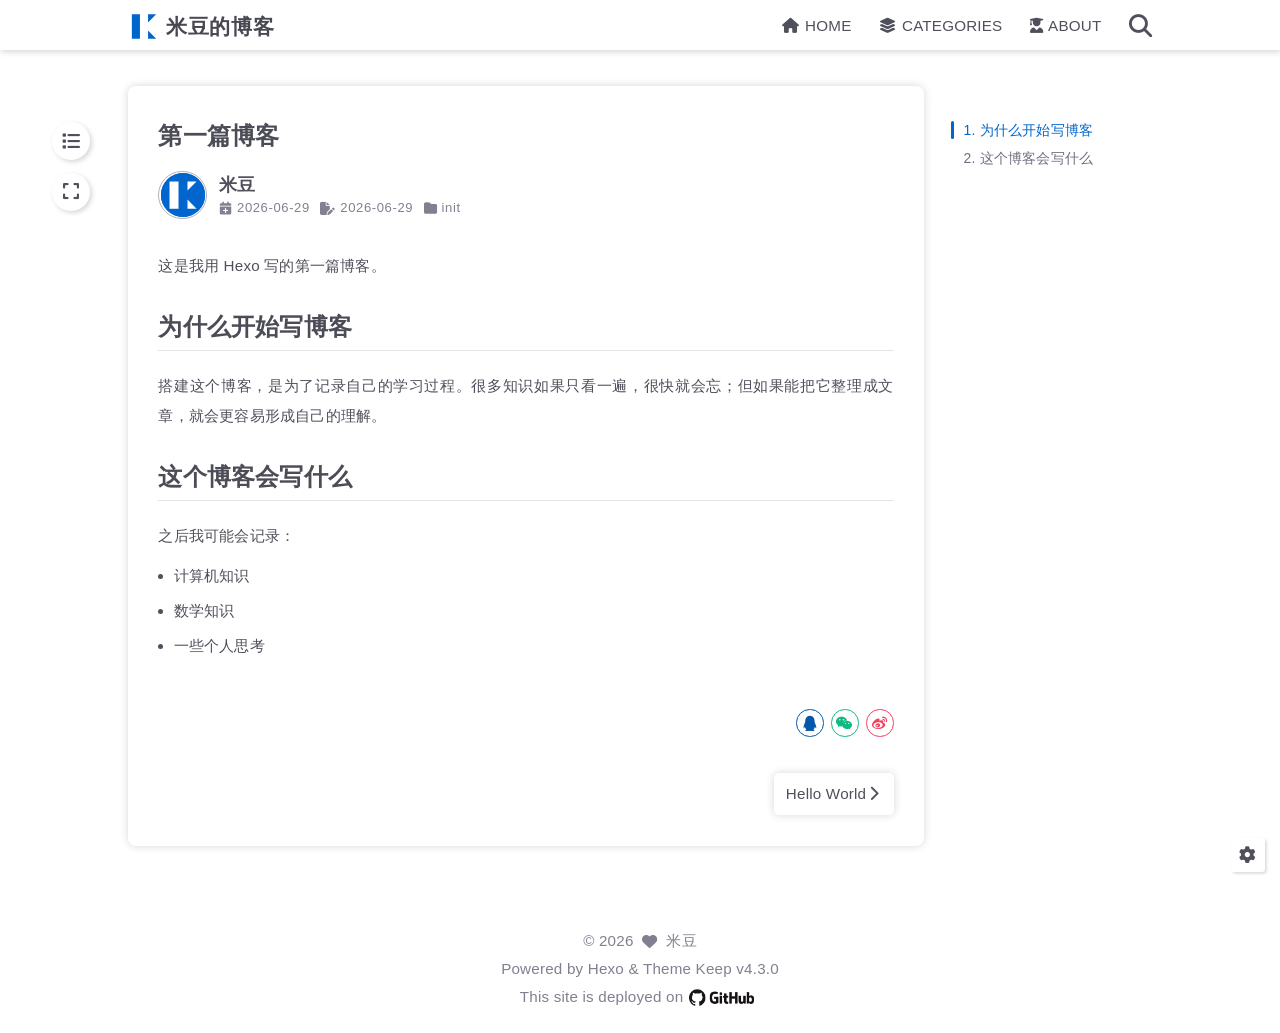
<file: 2026/06/29/第一篇博客/index.html>
<!DOCTYPE html>
<html lang="en">
<head>
    <meta charset="utf-8">
    <meta name="viewport" content="width=device-width, initial-scale=1, maximum-scale=1">
    <meta name="keywords" content="Hexo Theme Keep">
    <meta name="description" content="Hexo Theme Keep">
    <meta name="author" content="米豆">
    
    <title>
        
            第一篇博客 |
        
        米豆的博客
    </title>
    
<link rel="stylesheet" href="/css/style.css">

    
        <link rel="shortcut icon" href="/images/logo.svg">
    
    
<link rel="stylesheet" href="/font/css/fontawesome.min.css">

    
<link rel="stylesheet" href="/font/css/regular.min.css">

    
<link rel="stylesheet" href="/font/css/solid.min.css">

    
<link rel="stylesheet" href="/font/css/brands.min.css">

    
    <script>
        (function () {
            let theme = localStorage.getItem('KEEP-THEME-STATUS');
            let classname = "";
            if (!theme || (JSON.parse(theme).isAutoTheme)){
                classname = (window.matchMedia && window.matchMedia('(prefers-color-scheme: dark)').matches) ? "dark-mode" : "light-mode";
            }
            else{
                classname = JSON.parse(theme).isDark ? "dark-mode" : "light-mode";
            }
            document.documentElement.classList.add(classname);
        })();
    </script>
    <script class="keep-theme-configurations">
    const KEEP = window.KEEP || {}
    KEEP.hexo_config = {"hostname":"example.com","root":"/","language":"en"}
    KEEP.theme_config = {"base_info":{"primary_color":"#0066cc","title":"米豆的博客","author":"米豆","avatar":"/images/avatar.svg","logo":"/images/logo.svg","favicon":"/images/logo.svg"},"menu":{"home":"/ || fa-solid fa-home","categories":"/categories || fa-solid fa-layer-group","about":"/about || fa-solid fa-user-graduate"},"first_screen":{"enable":true,"background_img":"/images/bg.svg","background_img_dark":"/images/bg.svg","description":"路虽远，行则将至。","hitokoto":false},"social_contact":{"enable":false,"links":{"github":null,"weixin":null,"qq":null,"weibo":null,"zhihu":null,"twitter":null,"x":null,"facebook":null,"email":null}},"scroll":{"progress_bar":true,"percent":true,"hide_header":true},"home":{"announcement":null,"category":true,"tag":false,"post_datetime":"updated","post_datetime_format":"YYYY-MM-DD"},"post":{"author_badge":{"enable":false,"level_badge":false,"custom_badge":["One","Two","Three"]},"word_count":{"wordcount":false,"min2read":false},"datetime_format":"YYYY-MM-DD","copyright_info":false,"share":true,"reward":{"enable":false,"img_link":null,"text":null,"icon":null}},"code_block":{"tools":{"enable":true,"style":"mac"},"highlight_theme":"default"},"toc":{"enable":true,"number":true,"expand_all":true,"init_open":true,"layout":"right"},"website_count":{"busuanzi_count":{"enable":true,"site_uv":true,"site_pv":true,"page_pv":true}},"local_search":{"enable":true,"preload":true},"comment":{"enable":false,"use":"valine","valine":{"appid":null,"appkey":null,"server_urls":null,"placeholder":null},"gitalk":{"github_id":null,"github_admins":null,"repository":null,"client_id":null,"client_secret":null,"proxy":null},"twikoo":{"env_id":null,"region":null,"version":"1.6.39"},"waline":{"server_url":null,"reaction":false,"version":"3.3.2"},"giscus":{"repo":null,"repo_id":null,"category":"Announcements","category_id":null,"reactions_enabled":false},"artalk":{"server":null},"disqus":{"shortname":null}},"rss":{"enable":false},"lazyload":{"enable":true},"cdn":{"enable":false,"provider":"cdnjs","custom":{"enable":false,"url":null}},"pjax":{"enable":false},"footer":{"since":2026,"word_count":false,"site_deploy":{"enable":true,"provider":"github","url":"https://github.com"},"record":{"enable":false,"list":[{"code":null,"link":null}]}},"inject":{"enable":false,"css":[null],"js":[null]},"root":"","search_db_path":"keep-search.json","source_data":{},"version":"4.3.0"}
    KEEP.language_ago = {"second":"%s seconds ago","minute":"%s minutes ago","hour":"%s hours ago","day":"%s days ago","week":"%s weeks ago","month":"%s months ago","year":"%s years ago"}
    KEEP.language_code_block = {"copy":"Copy code","copied":"Copied","fold":"Fold code block","folded":"Folded"}
    KEEP.language_copy_copyright = {"copy":"Copy copyright info","copied":"Copied","title":"Original post title","author":"Original post author","link":"Original post link"}
  </script>
<meta name="generator" content="Hexo 8.1.2"></head>


<body>
<div class="progress-bar-container">
    
        <span class="scroll-progress-bar"></span>
    

    
</div>



<main class="page-container border-box">
    <!-- home first screen  -->
    

    <!-- page content -->
    <div class="page-main-content border-box">
        <div class="page-main-content-top">
            
<header class="header-wrapper">

    <div class="border-box header-content">
        <div class="left flex-start border-box">
            
                <a class="logo-image border-box" href="/">
                    <img src="/images/logo.svg">
                </a>
            
            <a class="site-name border-box" href="/">
               米豆的博客
            </a>
        </div>

        <div class="right border-box">
            <div class="pc border-box">
                <ul class="menu-list border-box">
                    
                        
                        <li class="menu-item flex-start border-box">
                            <a class="menu-text-color border-box" href="/">
                                
                                    <i class="menu-text-color menu-icon fa-solid fa-home"></i>
                                
                                HOME
                                
                            </a>
                            
                        </li>
                    
                        
                        <li class="menu-item flex-start border-box">
                            <a class="menu-text-color border-box" href="/categories">
                                
                                    <i class="menu-text-color menu-icon fa-solid fa-layer-group"></i>
                                
                                CATEGORIES
                                
                            </a>
                            
                        </li>
                    
                        
                        <li class="menu-item flex-start border-box">
                            <a class="menu-text-color border-box" href="/about">
                                
                                    <i class="menu-text-color menu-icon fa-solid fa-user-graduate"></i>
                                
                                ABOUT
                                
                            </a>
                            
                        </li>
                    
                    
                        <li class="menu-item search search-popup-trigger">
                            <i class="menu-text-color fas search fa-search"></i>
                        </li>
                    
                </ul>
            </div>
            <div class="mobile border-box flex-start">
                
                    <div class="icon-item search search-popup-trigger"><i class="fas fa-search"></i></div>
                
                <div class="icon-item menu-bar">
                    <div class="menu-bar-middle"></div>
                </div>
            </div>
        </div>
    </div>

    <div class="header-drawer">
        <ul class="drawer-menu-list border-box">
            
                
                <li class="drawer-menu-item border-box not-sub-menu">
                    <label class="drawer-menu-label border-box">
                        <a class="drawer-menu-text-color left-side flex-start border-box" href="/">
                            
                                <span class="menu-icon-wrap border-box flex-center">
                                    <i class="drawer-menu-text-color menu-icon fa-solid fa-home"></i>
                                </span>
                            
                            HOME
                        </a>
                        
                    </label>
                    
                </li>
            
                
                <li class="drawer-menu-item border-box not-sub-menu">
                    <label class="drawer-menu-label border-box">
                        <a class="drawer-menu-text-color left-side flex-start border-box" href="/categories">
                            
                                <span class="menu-icon-wrap border-box flex-center">
                                    <i class="drawer-menu-text-color menu-icon fa-solid fa-layer-group"></i>
                                </span>
                            
                            CATEGORIES
                        </a>
                        
                    </label>
                    
                </li>
            
                
                <li class="drawer-menu-item border-box not-sub-menu">
                    <label class="drawer-menu-label border-box">
                        <a class="drawer-menu-text-color left-side flex-start border-box" href="/about">
                            
                                <span class="menu-icon-wrap border-box flex-center">
                                    <i class="drawer-menu-text-color menu-icon fa-solid fa-user-graduate"></i>
                                </span>
                            
                            ABOUT
                        </a>
                        
                    </label>
                    
                </li>
            
        </ul>
    </div>

    <div class="window-mask"></div>

</header>


        </div>

        <div class="page-main-content-middle border-box">

            <div class="main-content border-box">
                

                    
<div class="fade-in-down-animation">
    <div class="post-page-container border-box">
        <div class="post-content-container border-box">
            

            <div class="post-content-bottom border-box">
                
                    <div class="post-title">
                        第一篇博客
                    </div>
                

                
                    <div class="post-header border-box">
                        
                            <div class="avatar-box border-box">
                                <img src="/images/avatar.svg">
                            </div>
                        
                        <div class="info-box">
                            <div class="author border-box">
                                <span class="name">米豆</span>
                                
                            </div>
                            <div class="meta-info border-box">
                                

<div class="post-meta-info-container border-box post">
    <div class="post-meta-info border-box">
        

        
            <span class="meta-info-item post-create-date">
                <i class="icon fa-solid fa-calendar-plus"></i>&nbsp;
                <span class="datetime">2026-06-29</span>
            </span>

            
                <span class="meta-info-item post-update-date">
                    <i class="icon fa-solid fa-file-pen"></i>&nbsp;
                    <span class="datetime" data-updated="Mon Jun 29 2026 14:09:13 GMT+0800">2026-06-29</span>
                </span>
            
        

        
            <span class="meta-info-item post-category border-box"><i class="icon fas fa-folder"></i>&nbsp;
                <ul class="post-category-ul">
                    
                            <li class="category-item"><a href="/categories/init/">init</a></li>
                        
                    
                </ul>
            </span>
        

        

        
        
        
        
            <span class="meta-info-item post-pv">
                <i class="icon fas fa-eye"></i>&nbsp;<span id="busuanzi_value_page_pv"></span>
            </span>
        
    </div>

    
</div>

                            </div>
                        </div>
                    </div>
                

                <div class="post-content keep-markdown-body ">
                    

                    
                         <p>这是我用 Hexo 写的第一篇博客。</p>
<h2 id="为什么开始写博客"><a href="#为什么开始写博客" class="headerlink" title="为什么开始写博客"></a>为什么开始写博客</h2><p>搭建这个博客，是为了记录自己的学习过程。很多知识如果只看一遍，很快就会忘；但如果能把它整理成文章，就会更容易形成自己的理解。</p>
<h2 id="这个博客会写什么"><a href="#这个博客会写什么" class="headerlink" title="这个博客会写什么"></a>这个博客会写什么</h2><p>之后我可能会记录：</p>
<ul>
<li>计算机知识</li>
<li>数学知识</li>
<li>一些个人思考</li>
</ul>

                    
                </div>

                

                <div class="post-bottom-tags-and-share border-box">
                    <div>
                        
                    </div>
                    <div>
                        
                            <div class="post-share-container border-box">
    <ul class="share-list-wrap border-box">
        <li class="qq share-item border-box flex-center tooltip"
            data-tooltip-content="Share to QQ"
        >
            <i class="fa-brands fa-qq"></i>
        </li>
        <li class="wechat share-item border-box flex-center tooltip tooltip-img"
            data-tooltip-content="Share to WeChat"
            data-tooltip-img-tip="Scan by WeChat"
            data-tooltip-img-style="background-color: #fff; top: -10px; padding: 0.6rem 0.6rem 0.1rem 0.6rem;"
        >
            <i class="fa-brands fa-weixin"></i>
        </li>
        <li class="weibo share-item border-box flex-center tooltip"
            data-tooltip-content="Share to WeiBo"
        >
            <i class="fa-brands fa-weibo"></i>
        </li>
    </ul>
</div>

                        
                    </div>
                </div>

                

                
                    <div class="post-nav border-box">
                        
                        
                            <div class="next-post">
                                <a class="next"
                                   rel="next"
                                   href="/2026/06/29/hello-world/"
                                   title="Hello World"
                                >
                                    <span class="title flex-center">
                                        <span class="post-nav-title-item text-ellipsis">Hello World</span>
                                        <span class="post-nav-item">Next posts</span>
                                    </span>
                                    <span class="right arrow-icon flex-center">
                                        <i class="fas fa-chevron-right"></i>
                                    </span>
                                </a>
                            </div>
                        
                    </div>
                

                
                    






                
            </div>
        </div>

        
            <div class="pc-post-toc right-toc">
                <div class="post-toc-wrap border-box">
    <div class="post-toc border-box">
        <ol class="nav"><li class="nav-item nav-level-2"><a class="nav-link" href="#%E4%B8%BA%E4%BB%80%E4%B9%88%E5%BC%80%E5%A7%8B%E5%86%99%E5%8D%9A%E5%AE%A2"><span class="nav-number">1.</span> <span class="nav-text">为什么开始写博客</span></a></li><li class="nav-item nav-level-2"><a class="nav-link" href="#%E8%BF%99%E4%B8%AA%E5%8D%9A%E5%AE%A2%E4%BC%9A%E5%86%99%E4%BB%80%E4%B9%88"><span class="nav-number">2.</span> <span class="nav-text">这个博客会写什么</span></a></li></ol>
    </div>
</div>

            </div>
        
    </div>
</div>


                
            </div>
        </div>

        <div class="page-main-content-bottom border-box">
            
<footer class="footer border-box">
    <div class="copyright-info info-item">
    &copy;&nbsp;2026
    
            &nbsp;<i class="fas fa-heart icon-animate"></i>&nbsp;&nbsp;<a href="/">米豆</a>
        
    </div>

    <div class="theme-info info-item">
        Powered by&nbsp;<a target="_blank" href="https://hexo.io">Hexo</a>&nbsp;&&nbsp;Theme&nbsp;<a class="keep-version" target="_blank" href="https://github.com/XPoet/hexo-theme-keep">Keep</a>
    </div>

    
        
        <div class="deploy-info info-item">
            
                <a target="_blank" rel="nofollow" href="https://github.com">
            
            This site is deployed on <span class="tooltip" data-tooltip-content="GitHub Pages"><img src="/images/brands/github.png"></span>
            
                </a>
            
        </div>
    

    
        <div class="count-info info-item">
            

            
                <span class="count-item border-box uv">
                    <span class="item-type border-box">Unique Visitor</span>
                    <span class="item-value border-box uv" id="busuanzi_value_site_uv"></span>
                </span>
            

            
                <span class="count-item border-box pv">
                    <span class="item-type border-box">Page View</span>
                    <span class="item-value border-box pv" id="busuanzi_value_site_pv"></span>
                </span>
            
        </div>
    

    
</footer>

        </div>
    </div>

    <!-- post tools -->
    
        <div class="post-tools right-toc">
            <div class="post-tools-container border-box">
    <ul class="post-tools-list border-box">
        <!-- PC encrypt again -->
        

        <!-- PC TOC show toggle -->
        
            <li class="tools-item flex-center toggle-show-toc">
                <i class="fas fa-list"></i>
            </li>
        

        <!-- PC go comment -->
        

        <!-- PC full screen -->
        <li class="tools-item flex-center full-screen">
            <i class="fa-solid fa-expand"></i>
        </li>
    </ul>
</div>

        </div>
    

    <!-- side tools -->
    <div class="side-tools">
        <div class="side-tools-container border-box ">
    <ul class="side-tools-list side-tools-show-handle border-box">
        <li class="tools-item tool-font-adjust-plus flex-center">
            <i class="fas fa-search-plus"></i>
        </li>

        <li class="tools-item tool-font-adjust-minus flex-center">
            <i class="fas fa-search-minus"></i>
        </li>

        <!-- toggle mode -->
        
            <li class="tools-item tool-toggle-theme-mode flex-center">
                <i class="fas fa-moon"></i>
            </li>
        

        <!-- rss -->
        

        <!-- to bottom -->
        <li class="tools-item tool-scroll-to-bottom flex-center">
            <i class="fas fa-arrow-down"></i>
        </li>
    </ul>

    <ul class="exposed-tools-list border-box">
        
            <li class="tools-item toggle-show-toc-tablet flex-center">
                <i class="fas fa-list"></i>
            </li>
        

        

        <li class="tools-item tool-toggle-show flex-center">
            <i class="fas fa-cog fa-spin"></i>
        </li>

        <li class="tools-item tool-scroll-to-top flex-center show-arrow">
            <i class="arrow fas fa-arrow-up"></i>
            <span class="percent"></span>
        </li>
    </ul>
</div>

    </div>

    <!-- image mask -->
    <div class="zoom-in-image-mask">
    <img class="zoom-in-image">
</div>


    <!-- local search -->
    
        <div class="search-pop-overlay">
    <div class="popup search-popup">
        <div class="search-header">
          <span class="search-input-field-pre">
            <i class="fas fa-keyboard"></i>
          </span>
            <div class="search-input-container">
                <input autocomplete="off"
                       autocorrect="off"
                       autocapitalize="off"
                       placeholder="Search..."
                       spellcheck="false"
                       type="search"
                       class="search-input"
                >
            </div>
            <span class="close-popup-btn">
                <i class="fas fa-times"></i>
            </span>
        </div>
        <div id="search-result">
            <div id="no-result">
                <i class="fas fa-spinner fa-pulse fa-5x fa-fw"></i>
            </div>
        </div>
    </div>
</div>

    

    <!-- tablet toc -->
    
        <div class="tablet-post-toc-mask">
            <div class="tablet-post-toc">
                <div class="post-toc-wrap border-box">
    <div class="post-toc border-box">
        <ol class="nav"><li class="nav-item nav-level-2"><a class="nav-link" href="#%E4%B8%BA%E4%BB%80%E4%B9%88%E5%BC%80%E5%A7%8B%E5%86%99%E5%8D%9A%E5%AE%A2"><span class="nav-number">1.</span> <span class="nav-text">为什么开始写博客</span></a></li><li class="nav-item nav-level-2"><a class="nav-link" href="#%E8%BF%99%E4%B8%AA%E5%8D%9A%E5%AE%A2%E4%BC%9A%E5%86%99%E4%BB%80%E4%B9%88"><span class="nav-number">2.</span> <span class="nav-text">这个博客会写什么</span></a></li></ol>
    </div>
</div>

            </div>
        </div>
    
</main>





<!-- common js -->

<script src="/js/utils.js"></script>

<script src="/js/header-shrink.js"></script>

<script src="/js/back2top.js"></script>

<script src="/js/toggle-theme.js"></script>

<script src="/js/code-block.js"></script>

<script src="/js/main.js"></script>

<script src="/js/libs/anime.min.js"></script>


<!-- local search -->

    
<script src="/js/local-search.js"></script>



<!-- lazyload -->

    
<script src="/js/lazyload.js"></script>



<div class="">
    <!-- home page -->
    

    <!-- post page -->
    
        <!-- post-helper -->
        
<script src="/js/post/post-helper.js"></script>


        <!-- toc -->
        
            
<script src="/js/post/toc.js"></script>

        

        <!-- copyright-info -->
        

        <!-- share -->
        
            
<script src="/js/post/share.js"></script>

        
    

    <!-- categories page -->
    

    <!-- links page -->
    

    <!-- photos page -->
    

    <!-- tools page -->
    
</div>

<!-- mermaid -->


<!-- pjax -->



</body>
</html>
</file>
<file: css/style.css>
:root {
  --base-font-size: 15.2px;
  --base-line-height: 22px;
  --base-font-weight: 400;
  --base-font-family: Optima-Regular, Optima, PingFang SC, Microsoft YaHei, sans-serif;
  --page-content-width: 80%;
  --page-content-width-tablet: 88%;
  --page-content-width-mobile: 90%;
  --page-content-max-width: 960px;
  --page-content-max-width-2: calc(var(--page-content-max-width) * 1.2);
  --component-gap: 36px;
  --box-border-radius: 8px;
  --header-height: 70px;
  --header-shrink-height: calc(var(--header-height) * 0.72);
  --header-backdrop-filter-blur: 4px;
  --header-scroll-progress-bar-height: 2px;
  --header-title-font-family: var(--base-font-family);
  --header-title-font-size: 1.8rem;
  --header-menu-icon: inline-flex;
  --first-screen-display: block;
  --first-screen-font-family: var(--base-font-family);
  --first-screen-font-size: 2rem;
  --first-screen-font-color-light: #50505c;
  --first-screen-font-color-dark: #adbac5;
  --first-screen-font-offset: 0;
  --first-screen-icon-size: 1.8rem;
  --first-screen-icon-color-light: #50505c;
  --first-screen-icon-color-dark: #adbac5;
  --first-screen-header-font-color-light: #50505c;
  --first-screen-header-font-color-dark: #adbac5;
  --home-post-hover-scale: 1;
  --post-title-align: left;
  --post-author-avatar: block;
  --post-author-name: flex;
  --post-create-datetime: flex;
  --post-update-datetime: flex;
  --post-img-align: 0 auto 0 0;
}
.fade-in-down-animation {
  animation-name: fade-in-down;
  animation-duration: 1s;
  animation-fill-mode: both;
}
.title-hover-animation {
  position: relative;
  display: inline-block;
  color: var(--text-color-2);
  line-height: 1.3;
  vertical-align: top;
  border-bottom: none;
}
.title-hover-animation::before {
  position: absolute;
  bottom: -4px;
  left: 0;
  width: 100%;
  height: 2px;
  background-color: var(--text-color-2);
  transform: scaleX(0);
  visibility: hidden;
  content: "";
  transition-delay: 0s, 0s, 0s, 0s, 0s, 0s;
  transition-timing-function: ease, ease, ease, ease, ease-in-out, ease-in-out;
  transition-duration: 0.2s, 0.2s, 0.2s, 0.2s, 0.2s, 0.2s;
  transition-property: color, background, box-shadow, border-color, visibility, transform;
}
.title-hover-animation:hover::before {
  transform: scaleX(1);
  visibility: visible;
}
@-moz-keyframes fade-in-down {
  0% {
    transform: translateY(-50px);
    opacity: 0;
  }
  100% {
    transform: translateY(0);
    opacity: 1;
  }
}
@-webkit-keyframes fade-in-down {
  0% {
    transform: translateY(-50px);
    opacity: 0;
  }
  100% {
    transform: translateY(0);
    opacity: 1;
  }
}
@-o-keyframes fade-in-down {
  0% {
    transform: translateY(-50px);
    opacity: 0;
  }
  100% {
    transform: translateY(0);
    opacity: 1;
  }
}
@keyframes fade-in-down {
  0% {
    transform: translateY(-50px);
    opacity: 0;
  }
  100% {
    transform: translateY(0);
    opacity: 1;
  }
}
@-moz-keyframes heartbeat-animate {
  0%, 100% {
    transform: scale(1);
  }
  10%, 30% {
    transform: scale(0.88);
  }
  20%, 40%, 60%, 80% {
    transform: scale(1.08);
  }
  50%, 70% {
    transform: scale(1.08);
  }
}
@-webkit-keyframes heartbeat-animate {
  0%, 100% {
    transform: scale(1);
  }
  10%, 30% {
    transform: scale(0.88);
  }
  20%, 40%, 60%, 80% {
    transform: scale(1.08);
  }
  50%, 70% {
    transform: scale(1.08);
  }
}
@-o-keyframes heartbeat-animate {
  0%, 100% {
    transform: scale(1);
  }
  10%, 30% {
    transform: scale(0.88);
  }
  20%, 40%, 60%, 80% {
    transform: scale(1.08);
  }
  50%, 70% {
    transform: scale(1.08);
  }
}
@keyframes heartbeat-animate {
  0%, 100% {
    transform: scale(1);
  }
  10%, 30% {
    transform: scale(0.88);
  }
  20%, 40%, 60%, 80% {
    transform: scale(1.08);
  }
  50%, 70% {
    transform: scale(1.08);
  }
}
@-moz-keyframes img-loading-animation {
  to {
    transform: rotate(1turn);
  }
}
@-webkit-keyframes img-loading-animation {
  to {
    transform: rotate(1turn);
  }
}
@-o-keyframes img-loading-animation {
  to {
    transform: rotate(1turn);
  }
}
@keyframes img-loading-animation {
  to {
    transform: rotate(1turn);
  }
}
@-moz-keyframes blink-caret {
  from, to {
    opacity: 0;
  }
  50% {
    opacity: 1;
  }
}
@-webkit-keyframes blink-caret {
  from, to {
    opacity: 0;
  }
  50% {
    opacity: 1;
  }
}
@-o-keyframes blink-caret {
  from, to {
    opacity: 0;
  }
  50% {
    opacity: 1;
  }
}
@keyframes blink-caret {
  from, to {
    opacity: 0;
  }
  50% {
    opacity: 1;
  }
}
@-moz-keyframes shake {
  0% {
    transform: rotate(-5deg);
  }
  25% {
    transform: rotate(5deg);
  }
  50% {
    transform: rotate(-5deg);
  }
  75% {
    transform: rotate(5deg);
  }
  100% {
    transform: rotate(-5deg);
  }
}
@-webkit-keyframes shake {
  0% {
    transform: rotate(-5deg);
  }
  25% {
    transform: rotate(5deg);
  }
  50% {
    transform: rotate(-5deg);
  }
  75% {
    transform: rotate(5deg);
  }
  100% {
    transform: rotate(-5deg);
  }
}
@-o-keyframes shake {
  0% {
    transform: rotate(-5deg);
  }
  25% {
    transform: rotate(5deg);
  }
  50% {
    transform: rotate(-5deg);
  }
  75% {
    transform: rotate(5deg);
  }
  100% {
    transform: rotate(-5deg);
  }
}
@keyframes shake {
  0% {
    transform: rotate(-5deg);
  }
  25% {
    transform: rotate(5deg);
  }
  50% {
    transform: rotate(-5deg);
  }
  75% {
    transform: rotate(5deg);
  }
  100% {
    transform: rotate(-5deg);
  }
}
:root {
  --primary-color: #06c;
  --primary-color-light-1: #0075eb;
  --primary-color-light-2: #0a85ff;
  --primary-color-dark-1: #005cb8;
  --primary-color-dark-2: #0052a3;
  --background-color-1: #fff;
  --background-color-1-transparent: rgba(255,255,255,0.6);
  --background-color-2: #f7f7f7;
  --background-color-3: #f0f0f0;
  --content-background-color: #fff;
  --text-color-1: #484853;
  --text-color-2: #4c4c57;
  --text-color-3: #50505c;
  --text-color-4: #808091;
  --text-color-5: #b7b7c0;
  --text-color-6: #ededef;
  --text-color-badge: #fff;
  --toc-text-color: #6f6f80;
  --badge-color: #f0f0f0;
  --badge-background-color: #9393a1;
  --border-color: #b3b3b3;
  --selection-color: #0075eb;
  --shadow-color: rgba(0,0,0,0.16);
  --shadow-hover-color: rgba(0,0,0,0.22);
  --scrollbar-color: #686877;
  --scrollbar-background-color: #e6e6e6;
  --toc-scrollbar-color: rgba(80,80,92,0.1);
  --copyright-icon-bg-color: rgba(80,80,92,0.12);
  --avatar-background-color: #005cb8;
  --header-transparent-background-1: rgba(255,255,255,0.28);
  --header-transparent-background-2: rgba(255,255,255,0.4);
  --pjax-progress-bar-color: linear-gradient(45deg, #f10006, #ef5b00, #e59c01, #19ca05, #00cab5, #0264c8, #c303c3);
  --post-h-bottom-border-color: rgba(80,80,92,0.15);
  --keep-info-color: rgba(117,117,122,0.8);
  --keep-info-background-color: rgba(117,117,122,0.1);
  --keep-info-border-color: rgba(117,117,122,0.6);
  --keep-primary-color: #0458ab;
  --keep-primary-background-color: rgba(4,88,171,0.1);
  --keep-primary-border-color: rgba(4,88,171,0.6);
  --keep-warning-color: #b78d0f;
  --keep-warning-background-color: rgba(183,141,15,0.1);
  --keep-warning-border-color: rgba(183,141,15,0.6);
  --keep-success-color: #10b981;
  --keep-success-background-color: rgba(16,185,129,0.1);
  --keep-success-border-color: rgba(16,185,129,0.6);
  --keep-danger-color: #f43f5e;
  --keep-danger-background-color: rgba(244,63,94,0.1);
  --keep-danger-border-color: rgba(244,63,94,0.6);
  display: none;
}
.light-mode {
  --primary-color: #06c;
  --primary-color-light-1: #0075eb;
  --primary-color-light-2: #0a85ff;
  --primary-color-dark-1: #005cb8;
  --primary-color-dark-2: #0052a3;
  --background-color-1: #fff;
  --background-color-1-transparent: rgba(255,255,255,0.6);
  --background-color-2: #f7f7f7;
  --background-color-3: #f0f0f0;
  --content-background-color: #fff;
  --text-color-1: #484853;
  --text-color-2: #4c4c57;
  --text-color-3: #50505c;
  --text-color-4: #808091;
  --text-color-5: #b7b7c0;
  --text-color-6: #ededef;
  --text-color-badge: #fff;
  --toc-text-color: #6f6f80;
  --badge-color: #f0f0f0;
  --badge-background-color: #9393a1;
  --border-color: #b3b3b3;
  --selection-color: #0075eb;
  --shadow-color: rgba(0,0,0,0.16);
  --shadow-hover-color: rgba(0,0,0,0.22);
  --scrollbar-color: #686877;
  --scrollbar-background-color: #e6e6e6;
  --toc-scrollbar-color: rgba(80,80,92,0.1);
  --copyright-icon-bg-color: rgba(80,80,92,0.12);
  --avatar-background-color: #005cb8;
  --header-transparent-background-1: rgba(255,255,255,0.28);
  --header-transparent-background-2: rgba(255,255,255,0.4);
  --pjax-progress-bar-color: linear-gradient(45deg, #f10006, #ef5b00, #e59c01, #19ca05, #00cab5, #0264c8, #c303c3);
  --post-h-bottom-border-color: rgba(80,80,92,0.15);
  --keep-info-color: rgba(117,117,122,0.8);
  --keep-info-background-color: rgba(117,117,122,0.1);
  --keep-info-border-color: rgba(117,117,122,0.6);
  --keep-primary-color: #0458ab;
  --keep-primary-background-color: rgba(4,88,171,0.1);
  --keep-primary-border-color: rgba(4,88,171,0.6);
  --keep-warning-color: #b78d0f;
  --keep-warning-background-color: rgba(183,141,15,0.1);
  --keep-warning-border-color: rgba(183,141,15,0.6);
  --keep-success-color: #10b981;
  --keep-success-background-color: rgba(16,185,129,0.1);
  --keep-success-border-color: rgba(16,185,129,0.6);
  --keep-danger-color: #f43f5e;
  --keep-danger-background-color: rgba(244,63,94,0.1);
  --keep-danger-border-color: rgba(244,63,94,0.6);
  display: unset;
}
.dark-mode {
  --primary-color: #06c;
  --primary-color-light-1: #0075eb;
  --primary-color-light-2: #0a85ff;
  --primary-color-dark-1: #005cb8;
  --primary-color-dark-2: #0052a3;
  --background-color-1: #22272e;
  --background-color-1-transparent: rgba(34,39,46,0.6);
  --background-color-2: #292f38;
  --background-color-3: #313842;
  --content-background-color: #21262d;
  --text-color-1: #b7c2cc;
  --text-color-2: #b2bec8;
  --text-color-3: #adbac5;
  --text-color-4: #6c8397;
  --text-color-5: #4d5e6c;
  --text-color-6: #2e3841;
  --text-color-badge: #ddd;
  --toc-text-color: #8296a6;
  --badge-color: #343c47;
  --badge-background-color: #ced6dc;
  --border-color: #596678;
  --selection-color: #005ebc;
  --shadow-color: rgba(120,120,120,0.18);
  --shadow-hover-color: rgba(120,120,120,0.24);
  --scrollbar-color: #505b6c;
  --scrollbar-background-color: #1d2127;
  --toc-scrollbar-color: rgba(173,186,197,0.1);
  --copyright-icon-bg-color: rgba(173,186,197,0.12);
  --avatar-background-color: #004a93;
  --header-transparent-background-1: rgba(34,39,46,0.28);
  --header-transparent-background-2: rgba(34,39,46,0.4);
  --pjax-progress-bar-color: linear-gradient(45deg, #ea404a, #ea722f, #e9a71f, #67e559, #18ecec, #1b85f1, #ee1dee);
  --post-h-bottom-border-color: rgba(173,186,197,0.15);
  --keep-info-color: #9999a2;
  --keep-info-background-color: rgba(153,153,162,0.1);
  --keep-info-border-color: rgba(153,153,162,0.5);
  --keep-primary-color: #268bef;
  --keep-primary-background-color: rgba(38,139,239,0.1);
  --keep-primary-border-color: rgba(38,139,239,0.6);
  --keep-warning-color: #ecc34d;
  --keep-warning-background-color: rgba(236,195,77,0.1);
  --keep-warning-border-color: rgba(236,195,77,0.6);
  --keep-success-color: #10b981;
  --keep-success-background-color: rgba(16,185,129,0.1);
  --keep-success-border-color: rgba(16,185,129,0.6);
  --keep-danger-color: #f43f5e;
  --keep-danger-background-color: rgba(244,63,94,0.1);
  --keep-danger-border-color: rgba(244,63,94,0.6);
  display: unset;
}
* {
  transition-delay: 0s, 0s, 0s, 0s;
  transition-timing-function: ease, ease, ease, ease;
  transition-duration: 0.2s, 0.2s, 0.2s, 0.2s;
  transition-property: color, background, box-shadow, border-color;
}
*::-webkit-scrollbar {
  width: 0.4rem;
  height: 0.32rem;
  transition: all 0.2s ease;
}
*::-webkit-scrollbar-thumb {
  background: var(--scrollbar-color);
  border-radius: 0.2rem;
}
*::-webkit-scrollbar-track {
  background: var(--scrollbar-background-color);
}
html,
body {
  position: relative;
  width: 100%;
  height: 100%;
  margin: 0;
  padding: 0;
  color: var(--text-color-3);
  font-weight: var(--base-font-weight);
  font-size: var(--base-font-size);
  font-family: var(--base-font-family);
  line-height: var(--base-line-height);
  letter-spacing: 0.2px;
  background: var(--background-color-1);
}
html::-webkit-scrollbar,
body::-webkit-scrollbar {
  width: 0.56rem;
  height: 0.56rem;
}
@media (max-width: 800px) {
  html,
  body {
    font-size: calc(var(--base-font-size) * 0.95) !important;
    line-height: calc(var(--base-line-height) * 0.95) !important;
  }
  html::-webkit-scrollbar,
  body::-webkit-scrollbar {
    width: 0.42rem;
    height: 0.42rem;
  }
}
@media (max-width: 500px) {
  html,
  body {
    font-size: calc(var(--base-font-size) * 0.9) !important;
    line-height: calc(var(--base-line-height) * 0.9) !important;
  }
}
::selection {
  color: #fff;
  background: var(--selection-color);
}
ul,
ol,
li {
  margin: 0;
  padding: 0;
  list-style: none;
}
a {
  color: var(--text-color-3);
  text-decoration: none;
}
a i,
a span {
  color: var(--text-color-3);
}
a:hover,
a:active {
  color: var(--primary-color);
  text-decoration: none !important;
}
a:hover i,
a:active i,
a:hover span,
a:active span {
  color: var(--primary-color);
}
.dark-mode img {
  filter: brightness(0.9);
}
.dark-mode img:hover {
  filter: brightness(1);
}
img[lazyload] {
  position: relative;
  box-sizing: border-box;
  width: 8rem;
  height: 8rem;
  box-shadow: none !important;
  cursor: not-allowed;
  pointer-events: none;
}
img[lazyload]::before {
  position: absolute;
  top: 0;
  left: 0;
  display: block;
  width: 100%;
  height: 100%;
  background: var(--background-color-1);
  content: '';
  transition-delay: 0s, 0s, 0s, 0s, 0s;
  transition-timing-function: ease, ease, ease, ease, ease;
  transition-duration: 0.2s, 0.2s, 0.2s, 0.2s, 0.2s;
  transition-property: color, background, box-shadow, border-color, background;
}
img[lazyload]::after {
  position: absolute;
  top: 0;
  right: 0;
  bottom: 0;
  left: 0;
  display: block;
  width: 2rem;
  height: 2rem;
  margin: auto;
  border: 2px solid var(--text-color-6);
  border-top-color: var(--selection-color);
  border-left-color: var(--selection-color);
  border-radius: 50%;
  animation: img-loading-animation 750ms infinite linear;
  content: '';
  transition-delay: 0s, 0s, 0s, 0s, 0s;
  transition-timing-function: ease, ease, ease, ease, ease;
  transition-duration: 0.2s, 0.2s, 0.2s, 0.2s, 0.2s;
  transition-property: color, background, box-shadow, border-color, border;
}
.flex-center {
  display: flex;
  align-items: center;
  justify-content: center;
}
.flex-start {
  display: flex;
  align-items: center;
  justify-content: flex-start;
}
.flex-end {
  display: flex;
  align-items: center;
  justify-content: flex-end;
}
.border-box {
  position: relative;
  box-sizing: border-box;
}
.text-ellipsis {
  overflow: hidden;
  white-space: nowrap;
  text-overflow: ellipsis;
}
.text-color-2 {
  color: var(--text-color-2);
}
.text-color-3 {
  color: var(--text-color-3);
}
.text-color-4 {
  color: var(--text-color-4);
}
.clear::after {
  display: block;
  clear: both;
  height: 0;
  overflow: hidden;
  visibility: hidden;
  content: '';
}
.tooltip {
  position: relative;
  box-sizing: border-box;
}
.tooltip:hover .tooltip-content {
  display: inline-block;
}
.tooltip.show-img .tooltip-content {
  display: none !important;
}
.tooltip .tooltip-content {
  position: absolute;
  top: -0.4rem;
  left: 50%;
  z-index: 1010;
  display: none;
  box-sizing: border-box;
  padding: 0.2rem 0.6rem;
  color: var(--text-color-6);
  font-size: 0.8rem;
  letter-spacing: 0.8px;
  white-space: nowrap;
  background: var(--text-color-1);
  border-radius: 0.3rem;
  transform: translateX(-50%) translateY(-100%);
  transition-delay: 0s, 0s, 0s, 0s, 0s;
  transition-timing-function: ease, ease, ease, ease, ease;
  transition-duration: 0.2s, 0.2s, 0.2s, 0.2s, 0.2s;
  transition-property: color, background, box-shadow, border-color, display;
  -moz-user-select: none;
  -ms-user-select: none;
  -webkit-user-select: none;
  user-select: none;
}
.tooltip-img {
  position: relative;
  box-sizing: border-box;
}
.tooltip-img.show-img .tooltip-img-box {
  display: flex;
}
.tooltip-img .tooltip-img-box {
  position: absolute;
  top: -0.4rem;
  left: 50%;
  z-index: 1011;
  display: none;
  align-items: center;
  justify-content: center;
  box-sizing: border-box;
  min-height: 6rem;
  overflow: hidden;
  background: var(--background-color-3);
  border: 0.2rem solid var(--text-color-4);
  border-radius: 0.3rem;
  transform: translateX(-50%) translateY(-100%);
  transition-delay: 0s, 0s, 0s, 0s, 0s;
  transition-timing-function: ease, ease, ease, ease, ease;
  transition-duration: 0.2s, 0.2s, 0.2s, 0.2s, 0.2s;
  transition-property: color, background, box-shadow, border-color, display;
  -moz-user-select: none;
  -ms-user-select: none;
  -webkit-user-select: none;
  user-select: none;
}
.tooltip-img .tooltip-img-box.has-tip {
  flex-direction: column;
  justify-content: space-between;
}
.tooltip-img .tooltip-img-box img {
  display: block;
  max-height: 10rem;
}
.tooltip-img .tooltip-img-box .tip {
  position: relative;
  box-sizing: border-box;
  width: 100%;
  padding: 0.3rem 0;
  color: #555;
  font-size: 0.9rem;
  text-align: center;
}
.keep-markdown-body,
.keep-markdown-body > .post {
  font-size: 1rem;
}
.keep-markdown-body blockquote,
.keep-markdown-body > .post blockquote {
  position: relative;
  display: flex;
  flex-direction: column;
  justify-content: flex-start;
  box-sizing: border-box;
  margin: 1.4rem 0;
  padding: 0.8rem;
  color: var(--text-color-3);
  background: var(--background-color-2);
  border-left: 0.4rem solid var(--text-color-4);
  border-top-left-radius: 0.2rem;
  border-bottom-left-radius: 0.2rem;
}
.keep-markdown-body blockquote p,
.keep-markdown-body > .post blockquote p,
.keep-markdown-body blockquote ul,
.keep-markdown-body > .post blockquote ul,
.keep-markdown-body blockquote ol,
.keep-markdown-body > .post blockquote ol,
.keep-markdown-body blockquote footer,
.keep-markdown-body > .post blockquote footer {
  position: relative;
  box-sizing: border-box;
}
.keep-markdown-body blockquote footer,
.keep-markdown-body > .post blockquote footer {
  margin-bottom: 0.6rem;
  font-style: italic;
}
.keep-markdown-body blockquote cite,
.keep-markdown-body > .post blockquote cite {
  position: relative;
  box-sizing: border-box;
  margin-left: 1rem;
  color: var(--text-color-4);
}
.keep-markdown-body blockquote cite::before,
.keep-markdown-body > .post blockquote cite::before {
  content: '— ';
}
.keep-markdown-body p,
.keep-markdown-body > .post p {
  margin: 0.6rem 0;
  color: var(--text-color-3);
  line-height: 2;
}
.keep-markdown-body a,
.keep-markdown-body > .post a {
  position: relative;
  box-sizing: border-box;
  padding-bottom: 0.1rem;
  text-decoration: none;
  overflow-wrap: break-word;
  border-bottom: 0.1rem solid var(--text-color-4);
  outline: 0;
  cursor: pointer;
}
.keep-markdown-body a .fas,
.keep-markdown-body > .post a .fas,
.keep-markdown-body a .far,
.keep-markdown-body > .post a .far,
.keep-markdown-body a .fab,
.keep-markdown-body > .post a .fab {
  position: relative;
  margin: 0 0.2rem 0 0.4rem;
  color: var(--text-color-4);
  font-size: 0.8rem;
}
.keep-markdown-body a:hover,
.keep-markdown-body > .post a:hover {
  text-decoration: underline;
}
.keep-markdown-body a:hover::after,
.keep-markdown-body > .post a:hover::after {
  background: var(--primary-color);
}
.keep-markdown-body strong,
.keep-markdown-body > .post strong {
  color: var(--text-color-3);
}
.keep-markdown-body em,
.keep-markdown-body > .post em {
  color: var(--text-color-3);
}
.keep-markdown-body del,
.keep-markdown-body > .post del {
  color: var(--text-color-3);
}
.keep-markdown-body ul li,
.keep-markdown-body > .post ul li,
.keep-markdown-body ol li,
.keep-markdown-body > .post ol li {
  margin: 0.3rem 0 0.3rem 1rem;
  line-height: 2rem;
}
.keep-markdown-body ul li,
.keep-markdown-body > .post ul li {
  list-style: disc;
}
.keep-markdown-body ul li ul li,
.keep-markdown-body > .post ul li ul li {
  list-style: circle;
}
.keep-markdown-body ul li ul li ul li,
.keep-markdown-body > .post ul li ul li ul li {
  list-style: square;
}
.keep-markdown-body ol li,
.keep-markdown-body > .post ol li {
  list-style: decimal;
}
.keep-markdown-body ol li ol li,
.keep-markdown-body > .post ol li ol li {
  list-style: upper-alpha;
}
.keep-markdown-body ol li ol li ol li,
.keep-markdown-body > .post ol li ol li ol li {
  list-style: upper-roman;
}
.keep-markdown-body li,
.keep-markdown-body > .post li {
  color: var(--text-color-3);
}
.keep-markdown-body h1,
.keep-markdown-body > .post h1,
.keep-markdown-body h2,
.keep-markdown-body > .post h2,
.keep-markdown-body h3,
.keep-markdown-body > .post h3,
.keep-markdown-body h4,
.keep-markdown-body > .post h4,
.keep-markdown-body h5,
.keep-markdown-body > .post h5,
.keep-markdown-body h6,
.keep-markdown-body > .post h6 {
  position: relative;
  display: block;
  box-sizing: border-box;
  padding-top: 0.4rem;
  padding-right: 2.2rem;
  padding-bottom: 0.2rem;
  overflow: hidden;
  color: var(--text-color-2);
  line-height: 1.6;
  border-bottom: 1px solid var(--post-h-bottom-border-color);
}
@media (max-width: 800px) {
  .keep-markdown-body h1,
  .keep-markdown-body > .post h1,
  .keep-markdown-body h2,
  .keep-markdown-body > .post h2,
  .keep-markdown-body h3,
  .keep-markdown-body > .post h3,
  .keep-markdown-body h4,
  .keep-markdown-body > .post h4,
  .keep-markdown-body h5,
  .keep-markdown-body > .post h5,
  .keep-markdown-body h6,
  .keep-markdown-body > .post h6 {
    line-height: 1.5;
  }
}
@media (max-width: 500px) {
  .keep-markdown-body h1,
  .keep-markdown-body > .post h1,
  .keep-markdown-body h2,
  .keep-markdown-body > .post h2,
  .keep-markdown-body h3,
  .keep-markdown-body > .post h3,
  .keep-markdown-body h4,
  .keep-markdown-body > .post h4,
  .keep-markdown-body h5,
  .keep-markdown-body > .post h5,
  .keep-markdown-body h6,
  .keep-markdown-body > .post h6 {
    line-height: 1.4;
  }
}
.keep-markdown-body h1:hover a.headerlink,
.keep-markdown-body > .post h1:hover a.headerlink,
.keep-markdown-body h2:hover a.headerlink,
.keep-markdown-body > .post h2:hover a.headerlink,
.keep-markdown-body h3:hover a.headerlink,
.keep-markdown-body > .post h3:hover a.headerlink,
.keep-markdown-body h4:hover a.headerlink,
.keep-markdown-body > .post h4:hover a.headerlink,
.keep-markdown-body h5:hover a.headerlink,
.keep-markdown-body > .post h5:hover a.headerlink,
.keep-markdown-body h6:hover a.headerlink,
.keep-markdown-body > .post h6:hover a.headerlink,
.keep-markdown-body h1:hover a.markdownIt-Anchor,
.keep-markdown-body > .post h1:hover a.markdownIt-Anchor,
.keep-markdown-body h2:hover a.markdownIt-Anchor,
.keep-markdown-body > .post h2:hover a.markdownIt-Anchor,
.keep-markdown-body h3:hover a.markdownIt-Anchor,
.keep-markdown-body > .post h3:hover a.markdownIt-Anchor,
.keep-markdown-body h4:hover a.markdownIt-Anchor,
.keep-markdown-body > .post h4:hover a.markdownIt-Anchor,
.keep-markdown-body h5:hover a.markdownIt-Anchor,
.keep-markdown-body > .post h5:hover a.markdownIt-Anchor,
.keep-markdown-body h6:hover a.markdownIt-Anchor,
.keep-markdown-body > .post h6:hover a.markdownIt-Anchor {
  visibility: visible;
}
.keep-markdown-body h1 a.headerlink,
.keep-markdown-body > .post h1 a.headerlink,
.keep-markdown-body h2 a.headerlink,
.keep-markdown-body > .post h2 a.headerlink,
.keep-markdown-body h3 a.headerlink,
.keep-markdown-body > .post h3 a.headerlink,
.keep-markdown-body h4 a.headerlink,
.keep-markdown-body > .post h4 a.headerlink,
.keep-markdown-body h5 a.headerlink,
.keep-markdown-body > .post h5 a.headerlink,
.keep-markdown-body h6 a.headerlink,
.keep-markdown-body > .post h6 a.headerlink,
.keep-markdown-body h1 a.markdownIt-Anchor,
.keep-markdown-body > .post h1 a.markdownIt-Anchor,
.keep-markdown-body h2 a.markdownIt-Anchor,
.keep-markdown-body > .post h2 a.markdownIt-Anchor,
.keep-markdown-body h3 a.markdownIt-Anchor,
.keep-markdown-body > .post h3 a.markdownIt-Anchor,
.keep-markdown-body h4 a.markdownIt-Anchor,
.keep-markdown-body > .post h4 a.markdownIt-Anchor,
.keep-markdown-body h5 a.markdownIt-Anchor,
.keep-markdown-body > .post h5 a.markdownIt-Anchor,
.keep-markdown-body h6 a.markdownIt-Anchor,
.keep-markdown-body > .post h6 a.markdownIt-Anchor {
  position: absolute;
  top: 0.4rem;
  right: 0;
  z-index: 1;
  display: inline-flex;
  align-items: center;
  justify-content: center;
  box-sizing: border-box;
  width: 1.6em;
  height: 1.6em;
  margin-left: 0;
  padding: 0;
  color: var(--text-color-4);
  font-size: 1.2rem;
  line-height: 1;
  text-decoration: none;
  border: none;
  visibility: hidden;
  cursor: pointer;
}
.keep-markdown-body h1 a.headerlink:hover,
.keep-markdown-body > .post h1 a.headerlink:hover,
.keep-markdown-body h2 a.headerlink:hover,
.keep-markdown-body > .post h2 a.headerlink:hover,
.keep-markdown-body h3 a.headerlink:hover,
.keep-markdown-body > .post h3 a.headerlink:hover,
.keep-markdown-body h4 a.headerlink:hover,
.keep-markdown-body > .post h4 a.headerlink:hover,
.keep-markdown-body h5 a.headerlink:hover,
.keep-markdown-body > .post h5 a.headerlink:hover,
.keep-markdown-body h6 a.headerlink:hover,
.keep-markdown-body > .post h6 a.headerlink:hover,
.keep-markdown-body h1 a.markdownIt-Anchor:hover,
.keep-markdown-body > .post h1 a.markdownIt-Anchor:hover,
.keep-markdown-body h2 a.markdownIt-Anchor:hover,
.keep-markdown-body > .post h2 a.markdownIt-Anchor:hover,
.keep-markdown-body h3 a.markdownIt-Anchor:hover,
.keep-markdown-body > .post h3 a.markdownIt-Anchor:hover,
.keep-markdown-body h4 a.markdownIt-Anchor:hover,
.keep-markdown-body > .post h4 a.markdownIt-Anchor:hover,
.keep-markdown-body h5 a.markdownIt-Anchor:hover,
.keep-markdown-body > .post h5 a.markdownIt-Anchor:hover,
.keep-markdown-body h6 a.markdownIt-Anchor:hover,
.keep-markdown-body > .post h6 a.markdownIt-Anchor:hover {
  color: var(--text-color-3);
  text-decoration: none;
}
.keep-markdown-body h1 a.headerlink::before,
.keep-markdown-body > .post h1 a.headerlink::before,
.keep-markdown-body h2 a.headerlink::before,
.keep-markdown-body > .post h2 a.headerlink::before,
.keep-markdown-body h3 a.headerlink::before,
.keep-markdown-body > .post h3 a.headerlink::before,
.keep-markdown-body h4 a.headerlink::before,
.keep-markdown-body > .post h4 a.headerlink::before,
.keep-markdown-body h5 a.headerlink::before,
.keep-markdown-body > .post h5 a.headerlink::before,
.keep-markdown-body h6 a.headerlink::before,
.keep-markdown-body > .post h6 a.headerlink::before,
.keep-markdown-body h1 a.markdownIt-Anchor::before,
.keep-markdown-body > .post h1 a.markdownIt-Anchor::before,
.keep-markdown-body h2 a.markdownIt-Anchor::before,
.keep-markdown-body > .post h2 a.markdownIt-Anchor::before,
.keep-markdown-body h3 a.markdownIt-Anchor::before,
.keep-markdown-body > .post h3 a.markdownIt-Anchor::before,
.keep-markdown-body h4 a.markdownIt-Anchor::before,
.keep-markdown-body > .post h4 a.markdownIt-Anchor::before,
.keep-markdown-body h5 a.markdownIt-Anchor::before,
.keep-markdown-body > .post h5 a.markdownIt-Anchor::before,
.keep-markdown-body h6 a.markdownIt-Anchor::before,
.keep-markdown-body > .post h6 a.markdownIt-Anchor::before {
  font-weight: 600;
  font-family: 'Font Awesome 6 Free';
  content: '\f0c1';
}
.keep-markdown-body h1 code,
.keep-markdown-body > .post h1 code,
.keep-markdown-body h2 code,
.keep-markdown-body > .post h2 code,
.keep-markdown-body h3 code,
.keep-markdown-body > .post h3 code,
.keep-markdown-body h4 code,
.keep-markdown-body > .post h4 code,
.keep-markdown-body h5 code,
.keep-markdown-body > .post h5 code,
.keep-markdown-body h6 code,
.keep-markdown-body > .post h6 code {
  position: relative;
  display: inline-block;
  transform: translateY(-0.2rem) !important;
}
.keep-markdown-body h1,
.keep-markdown-body > .post h1 {
  font-weight: 600;
  font-size: 1.68rem;
}
@media (max-width: 800px) {
  .keep-markdown-body h1,
  .keep-markdown-body > .post h1 {
    font-size: 1.512rem;
  }
}
@media (max-width: 500px) {
  .keep-markdown-body h1,
  .keep-markdown-body > .post h1 {
    font-size: 1.344rem;
  }
}
.keep-markdown-body h1 a.headerlink,
.keep-markdown-body > .post h1 a.headerlink,
.keep-markdown-body h1 a.markdownIt-Anchor,
.keep-markdown-body > .post h1 a.markdownIt-Anchor {
  font-size: 1.344rem;
}
.keep-markdown-body h2,
.keep-markdown-body > .post h2 {
  font-weight: 600;
  font-size: 1.6rem;
}
@media (max-width: 800px) {
  .keep-markdown-body h2,
  .keep-markdown-body > .post h2 {
    font-size: 1.44rem;
  }
}
@media (max-width: 500px) {
  .keep-markdown-body h2,
  .keep-markdown-body > .post h2 {
    font-size: 1.28rem;
  }
}
.keep-markdown-body h2 a.headerlink,
.keep-markdown-body > .post h2 a.headerlink,
.keep-markdown-body h2 a.markdownIt-Anchor,
.keep-markdown-body > .post h2 a.markdownIt-Anchor {
  font-size: 1.28rem;
}
.keep-markdown-body h3,
.keep-markdown-body > .post h3 {
  font-weight: 550;
  font-size: 1.5rem;
}
@media (max-width: 800px) {
  .keep-markdown-body h3,
  .keep-markdown-body > .post h3 {
    font-size: 1.35rem;
  }
}
@media (max-width: 500px) {
  .keep-markdown-body h3,
  .keep-markdown-body > .post h3 {
    font-size: 1.2rem;
  }
}
.keep-markdown-body h3 a.headerlink,
.keep-markdown-body > .post h3 a.headerlink,
.keep-markdown-body h3 a.markdownIt-Anchor,
.keep-markdown-body > .post h3 a.markdownIt-Anchor {
  font-size: 1.2rem;
}
.keep-markdown-body h4,
.keep-markdown-body > .post h4 {
  font-weight: 550;
  font-size: 1.4rem;
}
@media (max-width: 800px) {
  .keep-markdown-body h4,
  .keep-markdown-body > .post h4 {
    font-size: 1.26rem;
  }
}
@media (max-width: 500px) {
  .keep-markdown-body h4,
  .keep-markdown-body > .post h4 {
    font-size: 1.12rem;
  }
}
.keep-markdown-body h4 a.headerlink,
.keep-markdown-body > .post h4 a.headerlink,
.keep-markdown-body h4 a.markdownIt-Anchor,
.keep-markdown-body > .post h4 a.markdownIt-Anchor {
  font-size: 1.12rem;
}
.keep-markdown-body h5,
.keep-markdown-body > .post h5 {
  font-weight: 500;
  font-size: 1.3rem;
}
@media (max-width: 800px) {
  .keep-markdown-body h5,
  .keep-markdown-body > .post h5 {
    font-size: 1.17rem;
  }
}
@media (max-width: 500px) {
  .keep-markdown-body h5,
  .keep-markdown-body > .post h5 {
    font-size: 1.04rem;
  }
}
.keep-markdown-body h5 a.headerlink,
.keep-markdown-body > .post h5 a.headerlink,
.keep-markdown-body h5 a.markdownIt-Anchor,
.keep-markdown-body > .post h5 a.markdownIt-Anchor {
  font-size: 1.04rem;
}
.keep-markdown-body h6,
.keep-markdown-body > .post h6 {
  font-weight: 500;
  font-size: 1.2rem;
}
@media (max-width: 800px) {
  .keep-markdown-body h6,
  .keep-markdown-body > .post h6 {
    font-size: 1.08rem;
  }
}
@media (max-width: 500px) {
  .keep-markdown-body h6,
  .keep-markdown-body > .post h6 {
    font-size: 0.96rem;
  }
}
.keep-markdown-body h6 a.headerlink,
.keep-markdown-body > .post h6 a.headerlink,
.keep-markdown-body h6 a.markdownIt-Anchor,
.keep-markdown-body > .post h6 a.markdownIt-Anchor {
  font-size: 1.2rem;
}
.keep-markdown-body img,
.keep-markdown-body > .post img {
  position: relative;
  display: block;
  box-sizing: border-box;
  max-width: 100%;
  box-shadow: 0 0 0.2rem var(--shadow-color);
  cursor: zoom-in;
  opacity: 1;
}
.keep-markdown-body img.hide,
.keep-markdown-body > .post img.hide {
  opacity: 0;
}
.keep-markdown-body img[lazyload],
.keep-markdown-body > .post img[lazyload] {
  margin: 0.8rem auto 0.2rem;
  zoom: 1 !important;
}
.keep-markdown-body > img,
.keep-markdown-body > .post > img,
.keep-markdown-body p > img,
.keep-markdown-body > .post p > img {
  margin: var(--post-img-align);
}
.keep-markdown-body > .table-container,
.keep-markdown-body > .post > .table-container {
  box-sizing: border-box;
  width: 100%;
  margin: 1.5rem 0;
  overflow: auto;
}
.keep-markdown-body > .table-container table,
.keep-markdown-body > .post > .table-container table {
  box-sizing: border-box;
  width: 100%;
  border-collapse: collapse;
  border-spacing: 0;
}
.keep-markdown-body > .table-container table td,
.keep-markdown-body > .post > .table-container table td,
.keep-markdown-body > .table-container table th,
.keep-markdown-body > .post > .table-container table th {
  padding: 0;
  white-space: nowrap;
}
.keep-markdown-body > .table-container table td,
.keep-markdown-body > .post > .table-container table td {
  color: var(--text-color-3);
}
.keep-markdown-body > .table-container table th,
.keep-markdown-body > .post > .table-container table th {
  color: var(--text-color-2);
  font-weight: 600;
}
.keep-markdown-body > .table-container table td,
.keep-markdown-body > .post > .table-container table td,
.keep-markdown-body > .table-container table th,
.keep-markdown-body > .post > .table-container table th {
  padding: 0.5rem 1rem;
  border: 0.1rem solid var(--border-color);
}
.keep-markdown-body > .table-container table tr,
.keep-markdown-body > .post > .table-container table tr {
  background-color: var(--background-color-1);
  border: 0.1rem solid var(--border-color);
}
.keep-markdown-body > .table-container table tr:nth-child(2n),
.keep-markdown-body > .post > .table-container table tr:nth-child(2n) {
  background-color: var(--background-color-2);
}
.keep-markdown-body .mermaid,
.keep-markdown-body > .post .mermaid {
  background: #f5f5f5 !important;
  border-radius: 0.3rem;
}
:root {
  --toolbar-foreground: #50505c;
  --toolbar-background: #f0f0f0;
  --code-foreground: #585865;
  --code-background: rgba(0,102,204,0.15);
  --code-border-color: #2994ff;
  --highlight-background: #fafafa;
  --highlight-foreground: #535360;
  --highlight-comment: #8e908c;
  --highlight-red: #c82829;
  --highlight-orange: #f5871f;
  --highlight-yellow: #eab700;
  --highlight-green: #718c00;
  --highlight-aqua: #3e999f;
  --highlight-blue: #4271ae;
  --highlight-purple: #8959a8;
  --highlight-deletion: #ec685e;
  --highlight-addition: #509c35;
  --highlight-gutter-color: #585865;
  --highlight-gutter-bg-color: #f2f2f2;
  --mac-toolbar-background-color: #21252b;
  --shrink-line-foreground: #808091;
  --shrink-line-background-1: rgba(210,210,210,0.9);
  --shrink-line-background-2: rgba(225,225,225,0.6);
}
@media (prefers-color-scheme: light) {
  :root {
    --toolbar-foreground: #50505c;
    --toolbar-background: #f0f0f0;
    --code-foreground: #585865;
    --code-background: rgba(0,102,204,0.15);
    --code-border-color: #2994ff;
    --highlight-background: #fafafa;
    --highlight-foreground: #535360;
    --highlight-comment: #8e908c;
    --highlight-red: #c82829;
    --highlight-orange: #f5871f;
    --highlight-yellow: #eab700;
    --highlight-green: #718c00;
    --highlight-aqua: #3e999f;
    --highlight-blue: #4271ae;
    --highlight-purple: #8959a8;
    --highlight-deletion: #ec685e;
    --highlight-addition: #509c35;
    --highlight-gutter-color: #585865;
    --highlight-gutter-bg-color: #f2f2f2;
    --mac-toolbar-background-color: #21252b;
    --shrink-line-foreground: #808091;
    --shrink-line-background-1: rgba(210,210,210,0.9);
    --shrink-line-background-2: rgba(225,225,225,0.6);
  }
}
@media (prefers-color-scheme: dark) {
  :root {
    --toolbar-foreground: #adbac5;
    --toolbar-background: #313842;
    --code-foreground: #b5c1cb;
    --code-background: rgba(0,102,204,0.15);
    --code-border-color: #003d7a;
    --highlight-background: #1f242a;
    --highlight-foreground: #afbbc6;
    --highlight-comment: #969896;
    --highlight-red: #c66;
    --highlight-orange: #de935f;
    --highlight-yellow: #f0c674;
    --highlight-green: #b5bd68;
    --highlight-aqua: #8abeb7;
    --highlight-blue: #81a2be;
    --highlight-purple: #b294bb;
    --highlight-deletion: #ec685e;
    --highlight-addition: #509c35;
    --highlight-gutter-color: #b1bdc8;
    --highlight-gutter-bg-color: #1f2329;
    --mac-toolbar-background-color: #1f2021;
    --shrink-line-foreground: #6c8397;
    --shrink-line-background-1: rgba(38,38,38,0.9);
    --shrink-line-background-2: rgba(52,52,52,0.6);
  }
}
.light-mode {
  --toolbar-foreground: #50505c;
  --toolbar-background: #f0f0f0;
  --code-foreground: #585865;
  --code-background: rgba(0,102,204,0.15);
  --code-border-color: #2994ff;
  --highlight-background: #fafafa;
  --highlight-foreground: #535360;
  --highlight-comment: #8e908c;
  --highlight-red: #c82829;
  --highlight-orange: #f5871f;
  --highlight-yellow: #eab700;
  --highlight-green: #718c00;
  --highlight-aqua: #3e999f;
  --highlight-blue: #4271ae;
  --highlight-purple: #8959a8;
  --highlight-deletion: #ec685e;
  --highlight-addition: #509c35;
  --highlight-gutter-color: #585865;
  --highlight-gutter-bg-color: #f2f2f2;
  --mac-toolbar-background-color: #21252b;
  --shrink-line-foreground: #808091;
  --shrink-line-background-1: rgba(210,210,210,0.9);
  --shrink-line-background-2: rgba(225,225,225,0.6);
}
.dark-mode {
  --toolbar-foreground: #adbac5;
  --toolbar-background: #313842;
  --code-foreground: #b5c1cb;
  --code-background: rgba(0,102,204,0.15);
  --code-border-color: #003d7a;
  --highlight-background: #1f242a;
  --highlight-foreground: #afbbc6;
  --highlight-comment: #969896;
  --highlight-red: #c66;
  --highlight-orange: #de935f;
  --highlight-yellow: #f0c674;
  --highlight-green: #b5bd68;
  --highlight-aqua: #8abeb7;
  --highlight-blue: #81a2be;
  --highlight-purple: #b294bb;
  --highlight-deletion: #ec685e;
  --highlight-addition: #509c35;
  --highlight-gutter-color: #b1bdc8;
  --highlight-gutter-bg-color: #1f2329;
  --mac-toolbar-background-color: #1f2021;
  --shrink-line-foreground: #6c8397;
  --shrink-line-background-1: rgba(38,38,38,0.9);
  --shrink-line-background-2: rgba(52,52,52,0.6);
}
.code-block,
pre,
.highlight {
  margin: 1.5rem 0;
  padding: 0;
  overflow: auto;
  color: var(--highlight-foreground);
  font-size: 0.96rem;
  line-height: 1.5rem;
  background: var(--highlight-background);
  -ms-text-size-adjust: none;
  -moz-text-size-adjust: none;
  -webkit-text-size-adjust: none;
}
pre,
code {
  font-family: "Source Code Pro", consolas, Menlo;
}
code {
  box-sizing: border-box;
  padding: 0.3rem 0.4rem;
  color: var(--code-foreground);
  font-size: 0.88rem;
  word-wrap: break-word;
  background: var(--code-background);
  border: 0.1rem solid var(--code-border-color);
  border-radius: 0.3rem;
}
pre {
  padding: 0.6rem;
}
pre code {
  padding: 0;
  color: var(--highlight-foreground);
  text-shadow: none;
  background: none;
}
.highlight {
  border-bottom-right-radius: 0.1rem;
  border-bottom-left-radius: 0.1rem;
}
.highlight pre {
  margin: 0;
  padding: 0.6rem 0;
  border: none;
}
.highlight table {
  width: auto;
  margin: 0;
  border: none;
  border-spacing: unset;
}
.highlight td {
  padding: 0;
  border: none;
}
.highlight figcaption {
  box-sizing: border-box;
  padding: 0.5rem;
  color: var(--highlight-foreground);
  font-size: 1rem;
  line-height: 1rem;
}
.highlight figcaption a {
  float: right;
  color: var(--highlight-foreground);
  font-size: 0.9rem;
}
.highlight figcaption a:hover {
  border-bottom-color: var(--highlight-foreground);
}
.highlight .gutter pre {
  padding-right: 0.6rem;
  padding-left: 0.6rem;
  color: var(--highlight-gutter-color);
  text-align: center;
  background-color: var(--highlight-gutter-bg-color);
}
.highlight .code pre {
  width: 100%;
  padding-right: 0.6rem;
  padding-left: 0.6rem;
  background-color: var(--highlight-background);
}
.highlight .line {
  height: 1.5rem;
  color: var(--highlight-foreground);
}
.highlight .line .language-javascript {
  color: var(--highlight-foreground);
}
.highlight .line .attr {
  color: var(--highlight-foreground);
}
.highlight .line .string {
  color: var(--highlight-foreground);
}
.gutter {
  -moz-user-select: none;
  -ms-user-select: none;
  -webkit-user-select: none;
  user-select: none;
  color: var(--highlight-gutter-color);
  background: var(--highlight-gutter-bg-color);
}
.gutter .line {
  color: var(--highlight-gutter-color);
}
.gist table {
  width: auto;
}
.gist table td {
  border: none;
}
pre .deletion {
  color: var(--highlight-deletion);
}
pre .addition {
  color: var(--highlight-addition);
}
pre .meta {
  color: var(--highlight-purple);
}
pre .comment {
  color: var(--highlight-comment);
}
pre .variable,
pre .attribute,
pre .tag,
pre .regexp,
pre .ruby .constant,
pre .xml .tag .title,
pre .xml .pi,
pre .xml .doctype,
pre .html .doctype,
pre .css .id,
pre .css .class,
pre .css .pseudo {
  color: var(--highlight-red);
}
pre .property {
  color: var(--highlight-blue);
}
pre .number,
pre .preprocessor,
pre .built_in,
pre .literal,
pre .params,
pre .constant,
pre .command {
  color: var(--highlight-orange);
}
pre .ruby .class .title,
pre .css .rules .attribute,
pre .string,
pre .value,
pre .inheritance,
pre .header,
pre .ruby .symbol,
pre .xml .cdata,
pre .special,
pre .number,
pre .formula {
  color: var(--highlight-green);
}
pre .title,
pre .css .hexcolor {
  color: var(--highlight-aqua);
}
pre .function,
pre .python .decorator,
pre .python .title,
pre .ruby .function .title,
pre .ruby .title .keyword,
pre .perl .sub,
pre .javascript .title,
pre .coffeescript .title {
  color: var(--highlight-blue);
}
pre .keyword,
pre .javascript .function {
  color: var(--highlight-purple);
}
.highlight-container {
  position: relative;
  box-sizing: border-box;
  margin: 1.4rem 0;
}
.highlight-container.mac {
  margin: 1.4rem 0 1.8rem 0;
  box-shadow: 0 0.8rem 2rem 0 rgba(0,0,0,0.4);
}
.highlight-container.mac:hover .code-tools-box .copy {
  opacity: 1;
}
.highlight-container.mac .code-tools-box {
  justify-content: flex-end;
  padding: 0.4rem 0.6rem 0.7rem 0.4rem;
  background: var(--mac-toolbar-background-color);
}
.highlight-container.mac .code-tools-box::before {
  position: absolute;
  left: 0.8rem;
  width: 0.76rem;
  height: 0.76rem;
  background: #fc625d;
  border-radius: 50%;
  box-shadow: 1.3rem 0 #fdbc40, 2.6rem 0 #35cd4b;
  content: '';
}
.highlight-container.mac .code-tools-box.folded {
  border-bottom-right-radius: 0;
  border-bottom-left-radius: 0;
}
.highlight-container.mac .code-tools-box.folded .copy {
  display: none;
}
.highlight-container.mac .code-tools-box .code-lang {
  order: 1;
  color: #bbb;
}
.highlight-container.mac .code-tools-box .fold {
  order: 2;
  padding: 0 0.1rem 0 0.6rem;
}
.highlight-container.mac .code-tools-box .fold i {
  color: #ccc;
}
.highlight-container.mac .code-tools-box .copy {
  position: absolute;
  top: 3rem;
  right: 0.5rem;
  box-sizing: border-box;
  padding: 0 0.1rem;
  opacity: 0;
  transition-delay: 0s, 0s, 0s, 0s, 0s;
  transition-timing-function: ease, ease, ease, ease, ease-in-out;
  transition-duration: 0.2s, 0.2s, 0.2s, 0.2s, 0.2s;
  transition-property: color, background, box-shadow, border-color, opacity;
}
.highlight-container.mac .code-tools-box .copy i {
  font-size: 1rem;
}
.highlight-container .code-tools-box {
  position: relative;
  z-index: 1001;
  display: flex;
  align-items: center;
  justify-content: space-between;
  box-sizing: border-box;
  width: 100%;
  padding: 0.3rem 0.4rem;
  color: var(--toolbar-foreground);
  background: var(--toolbar-background);
  border-top-left-radius: 0.3rem;
  border-top-right-radius: 0.3rem;
}
.highlight-container .code-tools-box.folded {
  border-bottom-right-radius: 0.3rem;
  border-bottom-left-radius: 0.3rem;
}
.highlight-container .code-tools-box .code-lang {
  justify-content: flex-start;
  margin-left: 0.2rem;
  font-weight: 600;
  font-size: 0.9rem;
  font-family: "Source Code Pro", consolas, Menlo;
  color: var(--text-color-3);
}
.highlight-container .code-tools-box .tool {
  -moz-user-select: none;
  -ms-user-select: none;
  -webkit-user-select: none;
  user-select: none;
  cursor: pointer;
}
.highlight-container .code-tools-box .tool i {
  font-size: 0.9rem;
  color: var(--text-color-3);
}
.highlight-container .code-tools-box .fold {
  padding: 0 0.4rem 0 0.2rem;
}
.highlight-container figure.highlight {
  margin: 0;
}
.highlight-container figure.highlight.folded {
  height: 0 !important;
}
figure.highlight {
  position: relative;
  box-sizing: border-box;
  overflow-y: hidden;
  transition-delay: 0s, 0s, 0s, 0s, 0s;
  transition-timing-function: ease, ease, ease, ease, linear;
  transition-duration: 0.2s, 0.2s, 0.2s, 0.2s, 0.2s;
  transition-property: color, background, box-shadow, border-color, height;
}
figure.highlight .shrink-line {
  position: absolute;
  left: 0;
  box-sizing: border-box;
  width: 100%;
  background: linear-gradient(to bottom, var(--shrink-line-background-1), var(--shrink-line-background-2));
  cursor: pointer;
}
figure.highlight .shrink-line::before {
  color: var(--text-color-4);
  font-weight: 600;
  font-size: 1rem;
  font-family: 'Font Awesome 6 Free';
  content: '\f103';
}
figure.highlight .shrink-line:hover::before {
  font-size: 1.1rem;
}
:root {
  --toolbar-foreground: #50505c;
  --toolbar-background: #f0f0f0;
  --code-foreground: #585865;
  --code-background: rgba(0,102,204,0.15);
  --code-border-color: #2994ff;
  --highlight-background: #fafafa;
  --highlight-foreground: #535360;
  --highlight-comment: #8e908c;
  --highlight-red: #c82829;
  --highlight-orange: #f5871f;
  --highlight-yellow: #eab700;
  --highlight-green: #718c00;
  --highlight-aqua: #3e999f;
  --highlight-blue: #4271ae;
  --highlight-purple: #8959a8;
  --highlight-deletion: #ec685e;
  --highlight-addition: #509c35;
  --highlight-gutter-color: #585865;
  --highlight-gutter-bg-color: #f2f2f2;
  --mac-toolbar-background-color: #21252b;
  --shrink-line-foreground: #808091;
  --shrink-line-background-1: rgba(210,210,210,0.9);
  --shrink-line-background-2: rgba(225,225,225,0.6);
}
@media (prefers-color-scheme: light) {
  :root {
    --toolbar-foreground: #50505c;
    --toolbar-background: #f0f0f0;
    --code-foreground: #585865;
    --code-background: rgba(0,102,204,0.15);
    --code-border-color: #2994ff;
    --highlight-background: #fafafa;
    --highlight-foreground: #535360;
    --highlight-comment: #8e908c;
    --highlight-red: #c82829;
    --highlight-orange: #f5871f;
    --highlight-yellow: #eab700;
    --highlight-green: #718c00;
    --highlight-aqua: #3e999f;
    --highlight-blue: #4271ae;
    --highlight-purple: #8959a8;
    --highlight-deletion: #ec685e;
    --highlight-addition: #509c35;
    --highlight-gutter-color: #585865;
    --highlight-gutter-bg-color: #f2f2f2;
    --mac-toolbar-background-color: #21252b;
    --shrink-line-foreground: #808091;
    --shrink-line-background-1: rgba(210,210,210,0.9);
    --shrink-line-background-2: rgba(225,225,225,0.6);
  }
}
@media (prefers-color-scheme: dark) {
  :root {
    --toolbar-foreground: #adbac5;
    --toolbar-background: #313842;
    --code-foreground: #b5c1cb;
    --code-background: rgba(0,102,204,0.15);
    --code-border-color: #003d7a;
    --highlight-background: #1f242a;
    --highlight-foreground: #afbbc6;
    --highlight-comment: #969896;
    --highlight-red: #c66;
    --highlight-orange: #de935f;
    --highlight-yellow: #f0c674;
    --highlight-green: #b5bd68;
    --highlight-aqua: #8abeb7;
    --highlight-blue: #81a2be;
    --highlight-purple: #b294bb;
    --highlight-deletion: #ec685e;
    --highlight-addition: #509c35;
    --highlight-gutter-color: #b1bdc8;
    --highlight-gutter-bg-color: #1f2329;
    --mac-toolbar-background-color: #1f2021;
    --shrink-line-foreground: #6c8397;
    --shrink-line-background-1: rgba(38,38,38,0.9);
    --shrink-line-background-2: rgba(52,52,52,0.6);
  }
}
.light-mode {
  --toolbar-foreground: #50505c;
  --toolbar-background: #f0f0f0;
  --code-foreground: #585865;
  --code-background: rgba(0,102,204,0.15);
  --code-border-color: #2994ff;
  --highlight-background: #fafafa;
  --highlight-foreground: #535360;
  --highlight-comment: #8e908c;
  --highlight-red: #c82829;
  --highlight-orange: #f5871f;
  --highlight-yellow: #eab700;
  --highlight-green: #718c00;
  --highlight-aqua: #3e999f;
  --highlight-blue: #4271ae;
  --highlight-purple: #8959a8;
  --highlight-deletion: #ec685e;
  --highlight-addition: #509c35;
  --highlight-gutter-color: #585865;
  --highlight-gutter-bg-color: #f2f2f2;
  --mac-toolbar-background-color: #21252b;
  --shrink-line-foreground: #808091;
  --shrink-line-background-1: rgba(210,210,210,0.9);
  --shrink-line-background-2: rgba(225,225,225,0.6);
}
.dark-mode {
  --toolbar-foreground: #adbac5;
  --toolbar-background: #313842;
  --code-foreground: #b5c1cb;
  --code-background: rgba(0,102,204,0.15);
  --code-border-color: #003d7a;
  --highlight-background: #1f242a;
  --highlight-foreground: #afbbc6;
  --highlight-comment: #969896;
  --highlight-red: #c66;
  --highlight-orange: #de935f;
  --highlight-yellow: #f0c674;
  --highlight-green: #b5bd68;
  --highlight-aqua: #8abeb7;
  --highlight-blue: #81a2be;
  --highlight-purple: #b294bb;
  --highlight-deletion: #ec685e;
  --highlight-addition: #509c35;
  --highlight-gutter-color: #b1bdc8;
  --highlight-gutter-bg-color: #1f2329;
  --mac-toolbar-background-color: #1f2021;
  --shrink-line-foreground: #6c8397;
  --shrink-line-background-1: rgba(38,38,38,0.9);
  --shrink-line-background-2: rgba(52,52,52,0.6);
}
.keep-note {
  position: relative;
  box-sizing: border-box;
  width: 100%;
  margin-bottom: 2rem;
  padding: 0.8rem 1rem;
  font-size: 0.9rem;
  border-style: solid;
  border-width: 0.1rem;
  border-radius: 0.4rem;
}
.keep-note.info {
  color: var(--keep-info-color);
  background-color: var(--keep-info-background-color);
  border-color: var(--keep-info-border-color);
}
.keep-note.primary {
  color: var(--keep-primary-color);
  background-color: var(--keep-primary-background-color);
  border-color: var(--keep-primary-border-color);
}
.keep-note.success {
  color: var(--keep-success-color);
  background-color: var(--keep-success-background-color);
  border-color: var(--keep-success-border-color);
}
.keep-note.warning {
  color: var(--keep-warning-color);
  background-color: var(--keep-warning-background-color);
  border-color: var(--keep-warning-border-color);
}
.keep-note.danger {
  color: var(--keep-danger-color);
  background-color: var(--keep-danger-background-color);
  border-color: var(--keep-danger-border-color);
}
.keep-note .keep-note-title {
  box-sizing: border-box;
  padding: 0.6rem 0 0 0;
  color: inherit;
  font-weight: 600;
  font-size: 1rem;
}
.keep-note p {
  color: inherit;
}
.keep-button {
  position: relative;
  box-sizing: border-box;
  margin: auto 0.6rem;
  padding: 0.6rem 1rem;
  color: var(--text-color-3);
  font-size: 1rem;
  background: var(--background-color-1);
  border: none;
  border-radius: 0.4rem;
  box-shadow: 0.1rem 0.2rem 0.4rem var(--shadow-color);
  cursor: pointer;
}
.keep-button i {
  color: var(--text-color-3);
}
.keep-button:hover {
  color: var(--background-color-1);
  background: var(--primary-color);
}
.keep-button:hover i {
  color: var(--background-color-1);
}
.keep-button.size-small {
  margin: auto 0.3rem;
  padding: 0.5rem 0.8rem;
  font-size: 0.8rem;
  border-radius: 0.3rem;
  box-shadow: 0.1rem 0.1rem 0.3rem var(--shadow-color);
}
.keep-button.size-large {
  width: 100%;
  margin: 0.6rem 0;
  padding: 1rem;
  font-size: 1.1rem;
  border-radius: 0.5rem;
  box-shadow: 0.1rem 0.2rem 0.5rem var(--shadow-color);
}
.keep-button.color-info {
  color: var(--text-color-3);
  background-color: var(--background-color-1);
}
.keep-button.color-info:hover {
  color: var(--background-color-1);
  background: var(--primary-color);
}
.keep-button.color-primary {
  color: var(--keep-primary-color);
  background-color: var(--keep-primary-background-color);
}
.keep-button.color-primary:hover {
  color: #fff;
  background-color: var(--keep-primary-color);
}
.keep-button.color-success {
  color: var(--keep-success-color);
  background-color: var(--keep-success-background-color);
}
.keep-button.color-success:hover {
  color: #fff;
  background-color: var(--keep-success-color);
}
.keep-button.color-warning {
  color: var(--keep-warning-color);
  background-color: var(--keep-warning-background-color);
}
.keep-button.color-warning:hover {
  color: #fff;
  background-color: var(--keep-warning-color);
}
.keep-button.color-danger {
  color: var(--keep-danger-color);
  background-color: var(--keep-danger-background-color);
}
.keep-button.color-danger:hover {
  color: #fff;
  background-color: var(--keep-danger-color);
}
.keep-tabs {
  position: relative;
  box-sizing: border-box;
  width: 100%;
  height: auto;
  background: var(--background-color);
  border-radius: 0.4rem;
  box-shadow: 0.1rem 0.1rem 0.5rem var(--shadow-color);
}
.keep-tabs .tabs-nav {
  position: relative;
  display: flex;
  justify-content: flex-start;
  box-sizing: border-box;
  list-style: none;
}
.keep-tabs .tabs-nav::before {
  position: absolute;
  bottom: 0;
  left: 0;
  box-sizing: border-box;
  width: 100%;
  height: 2px;
  background: var(--border-color);
  content: '';
}
.keep-tabs .tabs-nav .tab {
  position: relative;
  box-sizing: border-box;
  margin-right: 0.8rem;
  padding: 1rem 0.6rem;
  overflow: hidden;
  color: var(--text-color-3);
  cursor: pointer;
}
.keep-tabs .tabs-nav .tab.active {
  font-weight: 600;
}
.keep-tabs .tabs-nav .tab.active::before {
  position: absolute;
  bottom: 0;
  left: 50%;
  box-sizing: border-box;
  width: 100%;
  height: 2px;
  background: var(--primary-color);
  border-radius: 0.2rem;
  transform: translateX(-50%);
  content: '';
}
.keep-tabs .tabs-content {
  position: relative;
  box-sizing: border-box;
}
.keep-tabs .tabs-content .tab-pane {
  position: relative;
  box-sizing: border-box;
  width: 100%;
  height: auto;
  min-height: 10rem;
  padding: 0.6rem 0.8rem;
}
.keep-tabs .tabs-content .tab-pane:not(.active) {
  display: none;
}
.keep-timeline {
  margin: 2rem 0;
  padding-top: 2rem;
  padding-left: 2rem;
}
.keep-timeline::before {
  position: absolute;
  top: 0;
  bottom: 0;
  left: 0.4rem;
  width: 0.2rem;
  background-color: var(--primary-color);
  border-radius: 0.1rem;
  content: '';
}
.keep-timeline .keep-timeline-item {
  margin-bottom: 2rem;
}
.keep-timeline .keep-timeline-item::before {
  position: absolute;
  top: 0;
  left: -2rem;
  width: 1rem;
  height: 1rem;
  background-color: var(--primary-color);
  border-radius: 50%;
  content: '';
}
.keep-timeline .keep-timeline-item:last-child {
  margin-bottom: 0;
}
.keep-timeline .keep-timeline-date {
  margin-bottom: 0.5rem;
  color: var(--text-color-2);
  font-size: 1.02rem;
  transform: translateY(-0.2rem);
}
.keep-timeline .keep-timeline-card {
  padding: 1.2rem 1.4rem;
  background-color: var(--background-color-2);
  border-radius: 0.5rem;
}
.page-container {
  width: 100%;
  height: auto;
  background: var(--background-color-1);
}
.page-container .page-main-content {
  display: flex;
  flex-direction: column;
  justify-content: space-between;
  min-height: 100vh;
  padding-top: var(--header-height);
}
.page-container .page-main-content.is-home .transparent-1 {
  background: var(--header-transparent-background-1);
  -webkit-backdrop-filter: blur(var(--header-backdrop-filter-blur));
  backdrop-filter: blur(var(--header-backdrop-filter-blur));
}
.page-container .page-main-content.is-home .transparent-2 {
  background: var(--header-transparent-background-2);
  -webkit-backdrop-filter: blur(calc(var(--header-backdrop-filter-blur) * 1.25));
  backdrop-filter: blur(calc(var(--header-backdrop-filter-blur) * 1.25));
}
.header-shrink .page-container .page-main-content {
  padding-top: var(--header-shrink-height);
}
@media (max-width: 800px) {
  .header-shrink .page-container .page-main-content {
    padding-top: calc(var(--header-shrink-height) * 0.9);
  }
}
@media (max-width: 500px) {
  .header-shrink .page-container .page-main-content {
    padding-top: calc(var(--header-shrink-height) * 0.8);
  }
}
@media (max-width: 800px) {
  .page-container .page-main-content {
    padding-top: calc(var(--header-height) * 0.9);
  }
}
@media (max-width: 500px) {
  .page-container .page-main-content {
    padding-top: calc(var(--header-height) * 0.8);
  }
}
.page-container .page-main-content .page-main-content-top {
  position: fixed;
  top: 0;
  right: 0;
  z-index: 1005;
  box-sizing: border-box;
  width: 100%;
  height: var(--header-height);
  transition-delay: 0s, 0s, 0s, 0s, 0s, 0s;
  transition-timing-function: ease, ease, ease, ease, ease-out, ease;
  transition-duration: 0.2s, 0.2s, 0.2s, 0.2s, 0.3s, 0.2s;
  transition-property: color, background, box-shadow, border-color, transform, height;
}
@media (max-width: 800px) {
  .page-container .page-main-content .page-main-content-top {
    height: calc(var(--header-height) * 0.9);
  }
}
@media (max-width: 500px) {
  .page-container .page-main-content .page-main-content-top {
    height: calc(var(--header-height) * 0.8);
  }
}
.page-container .page-main-content .page-main-content-top.hide {
  transform: translateY(-105%);
}
.header-shrink .page-container .page-main-content .page-main-content-top {
  height: var(--header-shrink-height);
}
@media (max-width: 800px) {
  .header-shrink .page-container .page-main-content .page-main-content-top {
    height: calc(var(--header-shrink-height) * 0.9);
  }
}
@media (max-width: 500px) {
  .header-shrink .page-container .page-main-content .page-main-content-top {
    height: calc(var(--header-shrink-height) * 0.8);
  }
}
.page-container .page-main-content .page-main-content-top.reset-color .header-content .site-name {
  color: var(--text-color-1) !important;
}
.page-container .page-main-content .page-main-content-top.reset-color .header-content .menu-item a {
  color: var(--text-color-3) !important;
}
.page-container .page-main-content .page-main-content-top.reset-color .header-content .menu-item a:hover {
  color: var(--primary-color) !important;
}
.page-container .page-main-content .page-main-content-top.reset-color .header-content .menu-item i.search {
  color: var(--text-color-3) !important;
}
.page-container .page-main-content .page-main-content-middle {
  z-index: 1002;
  display: flex;
  justify-content: center;
  width: 100%;
  padding: var(--component-gap) 0;
}
@media (max-width: 800px) {
  .page-container .page-main-content .page-main-content-middle {
    padding: calc(var(--component-gap) * 0.8) 0;
  }
}
@media (max-width: 500px) {
  .page-container .page-main-content .page-main-content-middle {
    padding: calc(var(--component-gap) * 0.6) 0;
  }
}
.page-container .page-main-content .page-main-content-middle .main-content {
  width: var(--page-content-width);
  max-width: var(--page-content-max-width);
  height: 100%;
  transition-delay: 0s, 0s, 0s, 0s, 0s, 0s;
  transition-timing-function: ease, ease, ease, ease, ease, ease;
  transition-duration: 0.2s, 0.2s, 0.2s, 0.2s, 0.1s, 0.1s;
  transition-property: color, background, box-shadow, border-color, max-width, width;
}
.has-toc .page-container .page-main-content .page-main-content-middle .main-content {
  max-width: var(--page-content-max-width-2);
}
@media (max-width: 800px) {
  .page-container .page-main-content .page-main-content-middle .main-content {
    width: var(--page-content-width-tablet);
  }
}
@media (max-width: 500px) {
  .page-container .page-main-content .page-main-content-middle .main-content {
    width: var(--page-content-width-mobile);
  }
}
.page-container .page-main-content .page-main-content-bottom {
  width: 100%;
}
.page-container .post-tools {
  position: fixed;
  top: calc(var(--header-height) + var(--component-gap));
  z-index: 1003;
  box-sizing: border-box;
  opacity: 0;
  transition-delay: 0s, 0s, 0s, 0s, 0s, 0s, 0.2s, 0s;
  transition-timing-function: ease, ease, ease, ease, ease, ease, ease, ease;
  transition-duration: 0.2s, 0.2s, 0.2s, 0.2s, 0.2s, 0.2s, 0.2s, 0.2s;
  transition-property: color, background, box-shadow, border-color, top, transform, opacity, left;
}
.page-container .post-tools.right-toc {
  left: calc((100vw - var(--page-content-max-width) / 2) - 5rem);
}
.page-container .post-tools.left-toc {
  right: calc((100vw - var(--page-content-max-width) / 2) - 5rem);
}
.header-shrink .page-container .post-tools {
  top: calc(var(--header-shrink-height) + var(--component-gap));
}
@media (max-width: 800px) {
  .page-container .post-tools {
    display: none !important;
  }
}
.page-container .side-tools {
  position: fixed;
  right: 0;
  bottom: 1.6rem;
  z-index: 1003;
  box-sizing: border-box;
  padding-right: 1rem;
}
@media (max-width: 800px) {
  .page-container .side-tools {
    padding-right: 0;
  }
}
.page-container .side-tools:hover .side-tools-container {
  transform: translateX(0);
  opacity: 1;
}
.page-container .tablet-post-toc-mask {
  position: fixed;
  top: 0;
  right: 0;
  z-index: 1010;
  box-sizing: border-box;
  width: 100%;
  height: 100%;
  background: rgba(0,0,0,0);
  visibility: hidden;
  transition-delay: 0s, 0s, 0s, 0s, 0s;
  transition-timing-function: ease, ease, ease, ease, ease;
  transition-duration: 0.2s, 0.2s, 0.2s, 0.2s, 0.2s;
  transition-property: color, background, box-shadow, border-color, visibility;
}
.page-container .tablet-post-toc-mask .tablet-post-toc {
  position: absolute;
  top: 0;
  left: 0;
  box-sizing: border-box;
  width: 22rem;
  height: 100%;
  padding: 1.2rem 1rem;
  background: var(--background-color-1);
  transform: translateX(-100%);
  transition-delay: 0s, 0s, 0s, 0s, 0s;
  transition-timing-function: ease, ease, ease, ease, ease;
  transition-duration: 0.2s, 0.2s, 0.2s, 0.2s, 0.4s;
  transition-property: color, background, box-shadow, border-color, transform;
}
@media (max-width: 500px) {
  .page-container .tablet-post-toc-mask .tablet-post-toc {
    width: 70%;
  }
}
.search-pop-overlay {
  position: fixed;
  top: 0;
  left: 0;
  z-index: 1008;
  display: flex;
  width: 100%;
  height: 100%;
  background: rgba(0,0,0,0);
  visibility: hidden;
  transition-delay: 0s, 0s, 0s, 0s, 0s, 0s;
  transition-timing-function: ease, ease, ease, ease, ease, ease;
  transition-duration: 0.2s, 0.2s, 0.2s, 0.2s, 0.3s, 0.3s;
  transition-property: color, background, box-shadow, border-color, visibility, background;
}
.search-pop-overlay.active {
  background: rgba(0,0,0,0.35);
  visibility: visible;
}
.search-pop-overlay.active .search-popup {
  transform: scale(1);
}
.search-pop-overlay .search-popup {
  z-index: 1006;
  width: 70%;
  height: 80%;
  margin: auto;
  background: var(--background-color-1);
  border-radius: 0.4rem;
  transform: scale(0);
  transition-delay: 0s, 0s, 0s, 0s, 0s;
  transition-timing-function: ease, ease, ease, ease, ease;
  transition-duration: 0.2s, 0.2s, 0.2s, 0.2s, 0.3s;
  transition-property: color, background, box-shadow, border-color, transform;
}
@media (max-width: 800px) {
  .search-pop-overlay .search-popup {
    width: 80%;
  }
}
@media (max-width: 500px) {
  .search-pop-overlay .search-popup {
    width: 90%;
  }
}
.search-pop-overlay .search-popup .search-header {
  display: flex;
  align-items: center;
  height: 3rem;
  padding: 0 1rem;
  background: var(--text-color-6);
  border-top-left-radius: 0.2rem;
  border-top-right-radius: 0.2rem;
}
.search-pop-overlay .search-popup .search-header .search-input-field-pre {
  margin-right: 0.2rem;
  color: var(--text-color-3);
  font-size: 1.3rem;
  cursor: pointer;
}
.search-pop-overlay .search-popup .search-header .search-input-container {
  flex-grow: 1;
  padding: 0.2rem;
}
.search-pop-overlay .search-popup .search-header .search-input-container .search-input {
  width: 100%;
  color: var(--text-color-3);
  font-size: 1.2rem;
  background: transparent;
  border: 0;
  outline: 0;
}
.search-pop-overlay .search-popup .search-header .search-input-container .search-input::-webkit-search-cancel-button {
  display: none;
}
.search-pop-overlay .search-popup .search-header .search-input-container .search-input::-webkit-input-placeholder {
  color: var(--text-color-4);
  font-size: 1rem;
}
.search-pop-overlay .search-popup .search-header .close-popup-btn {
  color: var(--text-color-3);
  font-size: 1.2rem;
  cursor: pointer;
}
.search-pop-overlay .search-popup .search-header .close-popup-btn:hover {
  color: var(--text-color-1);
}
.search-pop-overlay .search-popup #search-result {
  position: relative;
  display: flex;
  box-sizing: border-box;
  height: calc(100% - 3rem);
  padding: 0.3rem 1.5rem;
  overflow: auto;
}
.search-pop-overlay .search-popup #search-result .search-result-list {
  width: 100%;
  height: 100%;
  font-size: 1rem;
}
.search-pop-overlay .search-popup #search-result .search-result-list li {
  box-sizing: border-box;
  margin: 0.8rem 0;
  padding: 0.8rem 0;
  border-bottom: 0.1rem dashed var(--border-color);
}
.search-pop-overlay .search-popup #search-result .search-result-list li:last-child {
  border-bottom: none;
}
.search-pop-overlay .search-popup #search-result .search-result-list li .search-result-title {
  position: relative;
  display: flex;
  align-items: center;
  margin-bottom: 0.8rem;
  padding-left: 1rem;
  font-weight: bold;
}
.search-pop-overlay .search-popup #search-result .search-result-list li .search-result-title::after {
  position: absolute;
  top: 50%;
  left: 0;
  width: 0.4rem;
  height: 0.4rem;
  background: var(--text-color-3);
  border-radius: 50%;
  transform: translateY(-50%);
  content: '';
}
.search-pop-overlay .search-popup #search-result .search-result-list li .search-result {
  margin: 0;
  padding-left: 1rem;
  line-height: 2rem;
  word-wrap: break-word;
}
.search-pop-overlay .search-popup #search-result .search-result-list li a:hover {
  color: var(--text-color-3);
}
.search-pop-overlay .search-popup #search-result .search-result-list li .search-keyword {
  color: var(--primary-color);
  font-weight: bold;
  border-bottom: 0.1rem dashed var(--primary-color);
}
.search-pop-overlay .search-popup #search-result #no-result {
  margin: auto;
  color: var(--text-color-4);
}
.post-toc-wrap {
  width: 100%;
  height: 100%;
  overflow-y: auto;
  font-size: 0.92rem;
}
.post-toc-wrap::-webkit-scrollbar-thumb {
  background: var(--toc-scrollbar-color);
  border-radius: 0.3rem;
}
.post-toc-wrap::-webkit-scrollbar-track {
  background: transparent;
}
.post-toc-wrap .post-toc ol {
  position: relative;
  box-sizing: border-box;
  margin: 0;
  text-align: left;
  list-style: none;
}
.post-toc-wrap .post-toc ol a {
  transition-property: all;
}
.post-toc-wrap .post-toc .nav .nav-item {
  position: relative;
  box-sizing: border-box;
  overflow: hidden;
  line-height: 2;
  white-space: nowrap;
  text-overflow: ellipsis;
}
.post-toc-wrap .post-toc .nav .nav-item.active > .nav-child {
  display: block;
}
.post-toc-wrap .post-toc .nav .nav-item .nav-link {
  position: relative;
  box-sizing: border-box;
  padding-left: 0.8rem;
}
.post-toc-wrap .post-toc .nav .nav-item .nav-link:hover .nav-number,
.post-toc-wrap .post-toc .nav .nav-item .nav-link:hover .nav-text {
  color: var(--primary-color);
}
.post-toc-wrap .post-toc .nav .nav-item .nav-link.active-current > .nav-child {
  display: block;
}
.post-toc-wrap .post-toc .nav .nav-item .nav-link.active-current > .nav-child > .nav-item {
  display: block;
}
.post-toc-wrap .post-toc .nav .nav-item .nav-link.active-current::before {
  position: absolute;
  top: 50%;
  left: 0;
  width: 0.2rem;
  height: 1.2rem;
  background: var(--primary-color);
  border-radius: 0.2rem;
  transform: translateY(-50%);
  content: '';
}
.post-toc-wrap .post-toc .nav .nav-item .nav-link.active-current .nav-number,
.post-toc-wrap .post-toc .nav .nav-item .nav-link.active-current .nav-text {
  color: var(--primary-color);
}
.post-toc-wrap .post-toc .nav .nav-item .nav-link .nav-number,
.post-toc-wrap .post-toc .nav .nav-item .nav-link .nav-text {
  color: var(--toc-text-color);
}
.post-toc-wrap .post-toc .nav .nav-item .nav-child {
  padding-left: 1rem;
  display: block;
}
.comments-container {
  display: inline-block;
  width: 100%;
  margin-top: var(--component-gap);
}
.comments-container .comment-area-title {
  width: 100%;
  color: var(--text-color-3);
  font-size: 1.38rem;
  line-height: 2;
}
.comments-container .comment-area-title i {
  color: var(--text-color-3);
}
@media (max-width: 800px) {
  .comments-container .comment-area-title {
    font-size: 1.2rem;
  }
}
.comments-container .configuration-items-error-tip {
  display: flex;
  align-items: center;
  margin-top: 1rem;
  color: var(--text-color-3);
  font-size: 1rem;
}
.comments-container .configuration-items-error-tip i {
  margin-right: 0.3rem;
  color: var(--text-color-3);
  font-size: 1.2rem;
}
.comments-container .comment-plugin-fail {
  display: none;
  flex-direction: column;
  align-items: center;
  justify-content: space-around;
  width: 100%;
  padding: 2rem;
}
.comments-container .comment-plugin-fail .fail-tip {
  color: var(--text-color-3);
  font-size: 1.1rem;
}
.comments-container .comment-plugin-fail .reload {
  margin-top: 1rem;
}
.comments-container .comment-plugin-loading {
  flex-direction: column;
  padding: 1rem;
  color: var(--text-color-3);
}
.comments-container .comment-plugin-loading .loading-icon {
  color: var(--text-color-4);
  font-size: 2rem;
}
.comments-container .comment-plugin-loading .load-tip {
  margin-top: 1rem;
  color: var(--text-color-4);
  font-size: 1.1rem;
}
.progress-bar-container {
  position: fixed;
  top: 0;
  left: 0;
  z-index: 1009;
  width: 100%;
}
.progress-bar-container .scroll-progress-bar {
  position: absolute;
  top: 0;
  left: 0;
  z-index: 1007;
  width: 0;
  height: var(--header-scroll-progress-bar-height);
  background: var(--primary-color);
  visibility: hidden;
  transition-delay: 0s, 0s, 0s, 0s, 0s;
  transition-timing-function: ease, ease, ease, ease, linear;
  transition-duration: 0.2s, 0.2s, 0.2s, 0.2s, 0.1s;
  transition-property: color, background, box-shadow, border-color, width;
}
.progress-bar-container .scroll-progress-bar.hide {
  display: none !important;
}
.header-wrapper {
  display: flex;
  align-items: center;
  justify-content: center;
  box-sizing: border-box;
  width: 100%;
  height: 100%;
  padding-top: var(--header-scroll-progress-bar-height);
  background: var(--background-color-1);
  box-shadow: 1px 2px 6px var(--shadow-color);
}
.header-wrapper:hover {
  box-shadow: 1px 2px 10px var(--shadow-hover-color);
}
.header-wrapper .header-content {
  z-index: 1005;
  display: flex;
  flex-direction: row;
  align-items: center;
  justify-content: space-between;
  width: var(--page-content-width);
  max-width: var(--page-content-max-width);
  height: 100%;
  transition-delay: 0s, 0s, 0s, 0s, 0s, 0s;
  transition-timing-function: ease, ease, ease, ease, ease, ease;
  transition-duration: 0.2s, 0.2s, 0.2s, 0.2s, 0.1s, 0.1s;
  transition-property: color, background, box-shadow, border-color, max-width, width;
}
.header-wrapper .header-content.has-first-screen {
  max-width: var(--page-content-max-width-2);
}
.has-toc .header-wrapper .header-content {
  max-width: var(--page-content-max-width-2);
}
@media (max-width: 800px) {
  .header-wrapper .header-content {
    width: var(--page-content-width-tablet);
  }
}
@media (max-width: 500px) {
  .header-wrapper .header-content {
    width: var(--page-content-width-mobile);
  }
}
.header-wrapper .header-content .left {
  height: 100%;
  font-size: 2rem;
  transition-delay: 0s, 0s, 0s, 0s, 0s, 0s;
  transition-timing-function: ease, ease, ease, ease, linear, linear;
  transition-duration: 0.2s, 0.2s, 0.2s, 0.2s, 0.2s, 0.2s;
  transition-property: color, background, box-shadow, border-color, transform, transform-origin;
}
.header-shrink .header-wrapper .header-content .left {
  transform: scale(0.78);
  transform-origin: left;
}
.header-wrapper .header-content .left .logo-image {
  flex-shrink: 0;
  width: 2.68rem;
  height: 2.68rem;
  margin-right: 0.5rem;
}
@media (max-width: 800px) {
  .header-wrapper .header-content .left .logo-image {
    width: 2.412rem;
    height: 2.412rem;
  }
}
@media (max-width: 500px) {
  .header-wrapper .header-content .left .logo-image {
    width: 2.144rem;
    height: 2.144rem;
  }
}
.header-wrapper .header-content .left .logo-image img {
  width: 100%;
  border-radius: 0.4rem;
}
.header-wrapper .header-content .left .site-name {
  color: var(--text-color-1);
  font-weight: 600;
  font-size: var(--header-title-font-size);
  font-family: var(--header-title-font-family);
  line-height: 1;
  letter-spacing: 1px;
}
@media (max-width: 800px) {
  .header-wrapper .header-content .left .site-name {
    font-size: calc(var(--header-title-font-size) * 0.9);
  }
}
@media (max-width: 500px) {
  .header-wrapper .header-content .left .site-name {
    font-size: calc(var(--header-title-font-size) * 0.8);
  }
}
.is-home .header-wrapper .header-content .left .site-name {
  color: var(--first-screen-header-font-color-light);
  filter: brightness(92%);
}
.dark-mode .is-home .header-wrapper .header-content .left .site-name {
  color: var(--first-screen-header-font-color-dark);
  filter: brightness(106%);
}
.show-header-drawer .header-wrapper .header-content .left .site-name {
  color: var(--text-color-1) !important;
}
.header-wrapper .header-content .right .pc .menu-list {
  display: flex;
  gap: 1.8rem;
  align-items: center;
}
@media (max-width: 800px) {
  .header-wrapper .header-content .right .pc .menu-list {
    display: none;
  }
}
.header-wrapper .header-content .right .pc .menu-list .menu-item {
  font-size: 1rem;
  cursor: pointer;
}
.header-wrapper .header-content .right .pc .menu-list .menu-item.search {
  font-size: 1.5rem;
}
.header-wrapper .header-content .right .pc .menu-list .menu-item.search::before {
  display: none !important;
}
.header-wrapper .header-content .right .pc .menu-list .menu-item .menu-text-color {
  color: var(--text-color-3);
}
.header-wrapper .header-content .right .pc .menu-list .menu-item::before {
  position: absolute;
  bottom: -10px;
  left: 50%;
  box-sizing: border-box;
  width: 0;
  height: 2.6px;
  background: var(--primary-color);
  border-radius: 3px;
  transform: translateX(-50%);
  content: '';
  transition-delay: 0s, 0s, 0s, 0s, 0s, 0s, 0s;
  transition-timing-function: ease, ease, ease, ease, linear, linear, ease;
  transition-duration: 0.2s, 0.2s, 0.2s, 0.2s, 0.2s, 0.2s, 0.2s;
  transition-property: color, background, box-shadow, border-color, transform, bottom, width;
}
.header-shrink .header-wrapper .header-content .right .pc .menu-list .menu-item::before {
  bottom: calc(-1 * calc(var(--header-shrink-height) * 0.5 - 12px));
}
.header-wrapper .header-content .right .pc .menu-list .menu-item:hover::before,
.header-wrapper .header-content .right .pc .menu-list .menu-item.active::before {
  width: 100%;
}
.header-wrapper .header-content .right .pc .menu-list .menu-item .menu-icon {
  display: var(--header-menu-icon);
  margin-right: 0.1rem;
}
.is-home .header-wrapper .header-content .right .pc .menu-list .menu-item .menu-text-color {
  color: var(--first-screen-header-font-color-light);
}
.dark-mode .is-home .header-wrapper .header-content .right .pc .menu-list .menu-item .menu-text-color {
  color: var(--first-screen-header-font-color-dark);
}
.header-wrapper .header-content .right .pc .menu-list .menu-item.has-sub-menu::after {
  position: absolute;
  bottom: 0;
  left: 0;
  box-sizing: border-box;
  width: 100%;
  height: 100%;
  content: '';
}
.header-wrapper .header-content .right .pc .menu-list .menu-item.has-sub-menu:hover::after {
  bottom: -100%;
}
.header-wrapper .header-content .right .pc .menu-list .menu-item.has-sub-menu:hover .collapse-icon {
  transform: rotate(180deg);
}
.header-wrapper .header-content .right .pc .menu-list .menu-item.has-sub-menu:hover .sub-menu-list {
  display: flex;
}
.header-wrapper .header-content .right .pc .menu-list .menu-item .collapse-icon {
  margin-left: 0.1rem;
  transition-delay: 0s, 0s, 0s, 0s, 0s;
  transition-timing-function: ease, ease, ease, ease, ease;
  transition-duration: 0.2s, 0.2s, 0.2s, 0.2s, 0.3s;
  transition-property: color, background, box-shadow, border-color, transform;
}
.header-wrapper .header-content .right .pc .menu-list .sub-menu-list {
  position: absolute;
  bottom: -280%;
  left: 50%;
  display: none;
  gap: 1.8rem;
  justify-content: flex-start;
  box-sizing: border-box;
  padding: 0.8rem 1.6rem;
  background: var(--background-color-1);
  border-radius: 0.6rem;
  box-shadow: 0 0 8px var(--shadow-color);
  transform: translateX(-50%);
}
.header-wrapper .header-content .right .pc .menu-list .sub-menu-list .sub-menu-item {
  white-space: nowrap;
}
.header-wrapper .header-content .right .pc .menu-list .sub-menu-list .sub-menu-item .menu-text-color {
  color: var(--text-color-3) !important;
}
.header-wrapper .header-content .right .pc .menu-list .sub-menu-list .sub-menu-item:hover .menu-text-color,
.header-wrapper .header-content .right .pc .menu-list .sub-menu-list .sub-menu-item.active .menu-text-color {
  color: var(--primary-color) !important;
}
.header-wrapper .header-content .right .pc .menu-list .sub-menu-list .sub-menu-item .sub-menu-icon {
  display: var(--header-menu-icon);
  margin-right: 0.4rem;
}
.header-wrapper .header-content .right .mobile {
  gap: 1rem;
}
.header-wrapper .header-content .right .mobile .icon-item {
  position: relative;
  display: none;
  width: 20px;
  height: 20px;
  color: var(--text-color-3);
  font-size: 1.2rem;
  cursor: pointer;
}
.header-wrapper .header-content .right .mobile .icon-item i {
  color: var(--text-color-3);
}
.show-header-drawer .header-wrapper .header-content .right .mobile .icon-item i {
  color: var(--text-color-3) !important;
}
.reset-color .header-wrapper .header-content .right .mobile .icon-item i {
  color: var(--text-color-3) !important;
}
@media (max-width: 800px) {
  .header-wrapper .header-content .right .mobile .icon-item {
    display: flex;
    align-items: center;
    justify-content: center;
  }
}
.header-wrapper .header-content .right .mobile .menu-bar .menu-bar-middle {
  position: relative;
  width: 18px;
  height: 2.5px;
  background: var(--text-color-3);
}
.header-wrapper .header-content .right .mobile .menu-bar .menu-bar-middle::before,
.header-wrapper .header-content .right .mobile .menu-bar .menu-bar-middle::after {
  position: absolute;
  left: 0;
  width: 100%;
  height: 2.5px;
  background: var(--text-color-3);
  content: '';
  transition-delay: 0s, 0s, 0s, 0s, 0s;
  transition-timing-function: ease, ease, ease, ease, ease;
  transition-duration: 0.2s, 0.2s, 0.2s, 0.2s, 0.38s;
  transition-property: color, background, box-shadow, border-color, transform;
}
.header-wrapper .header-content .right .mobile .menu-bar .menu-bar-middle::before {
  top: -6px;
}
.show-header-drawer .header-wrapper .header-content .right .mobile .menu-bar .menu-bar-middle::before {
  transform: translateY(6px) rotate(45deg);
}
.header-wrapper .header-content .right .mobile .menu-bar .menu-bar-middle::after {
  bottom: -6px;
}
.show-header-drawer .header-wrapper .header-content .right .mobile .menu-bar .menu-bar-middle::after {
  transform: translateY(-6px) rotate(-45deg);
}
.reset-color .header-wrapper .header-content .right .mobile .menu-bar .menu-bar-middle {
  background: var(--text-color-3) !important;
}
.reset-color .header-wrapper .header-content .right .mobile .menu-bar .menu-bar-middle::before,
.reset-color .header-wrapper .header-content .right .mobile .menu-bar .menu-bar-middle::after {
  background: var(--text-color-3) !important;
}
.show-header-drawer .header-wrapper .header-content .right .mobile .menu-bar .menu-bar-middle {
  background: transparent !important;
}
.show-header-drawer .header-wrapper .header-content .right .mobile .menu-bar .menu-bar-middle::before,
.show-header-drawer .header-wrapper .header-content .right .mobile .menu-bar .menu-bar-middle::after {
  background: var(--text-color-3) !important;
}
.is-home .header-wrapper .header-content .right .mobile .icon-item i {
  color: var(--first-screen-header-font-color-light);
}
.is-home .header-wrapper .header-content .right .mobile .menu-bar .menu-bar-middle {
  background: var(--first-screen-header-font-color-light);
}
.is-home .header-wrapper .header-content .right .mobile .menu-bar .menu-bar-middle::before,
.is-home .header-wrapper .header-content .right .mobile .menu-bar .menu-bar-middle::after {
  background: var(--first-screen-header-font-color-light);
}
.dark-mode .is-home .header-wrapper .header-content .right .mobile .icon-item i {
  color: var(--first-screen-header-font-color-dark);
}
.dark-mode .is-home .header-wrapper .header-content .right .mobile .menu-bar .menu-bar-middle {
  background: var(--first-screen-header-font-color-dark);
}
.dark-mode .is-home .header-wrapper .header-content .right .mobile .menu-bar .menu-bar-middle::before,
.dark-mode .is-home .header-wrapper .header-content .right .mobile .menu-bar .menu-bar-middle::after {
  background: var(--first-screen-header-font-color-dark);
}
.header-wrapper .header-drawer {
  position: absolute;
  top: 0;
  left: 0;
  z-index: 1002;
  display: none;
  justify-content: center;
  box-sizing: border-box;
  width: 100%;
  padding: var(--header-height) 0 2rem 0;
  background: var(--background-color-1);
  transform: scaleY(0);
  transform-origin: top;
  transition-delay: 0s, 0s, 0s, 0s, 0s;
  transition-timing-function: ease, ease, ease, ease, ease;
  transition-duration: 0.2s, 0.2s, 0.2s, 0.2s, 0.38s;
  transition-property: color, background, box-shadow, border-color, transform;
}
@media (max-width: 800px) {
  .header-wrapper .header-drawer {
    display: flex;
  }
}
.show-header-drawer .header-wrapper .header-drawer {
  transform: scaleY(1);
}
.header-wrapper .header-drawer .drawer-menu-list {
  display: flex;
  flex-direction: column;
  gap: 1.2rem;
  align-items: flex-start;
  justify-content: flex-start;
  width: var(--page-content-width);
  max-width: var(--page-content-max-width);
  height: 100%;
  margin-top: 1rem;
}
@media (max-width: 800px) {
  .header-wrapper .header-drawer .drawer-menu-list {
    width: var(--page-content-width-tablet);
  }
}
@media (max-width: 500px) {
  .header-wrapper .header-drawer .drawer-menu-list {
    width: var(--page-content-width-mobile);
  }
}
.header-wrapper .header-drawer .drawer-menu-list .drawer-menu-item {
  width: 100%;
  padding: 0.6rem 0;
  font-size: 1.06rem;
  border-bottom: 0.1rem solid var(--background-color-3);
}
.header-wrapper .header-drawer .drawer-menu-list .drawer-menu-item.active .drawer-menu-label .drawer-menu-text-color {
  color: var(--primary-color);
}
.header-wrapper .header-drawer .drawer-menu-list .drawer-menu-item.show-sub-menu .collapse-icon {
  transform: rotate(-90deg);
}
.header-wrapper .header-drawer .drawer-menu-list .drawer-menu-item.show-sub-menu .drawer-sub-menu-list {
  display: flex;
  height: auto;
}
.header-wrapper .header-drawer .drawer-menu-list .drawer-menu-item .drawer-menu-label {
  display: flex;
  align-items: center;
  justify-content: space-between;
  width: 100%;
}
.header-wrapper .header-drawer .drawer-menu-list .drawer-menu-item .drawer-menu-label .left-side {
  width: 100%;
}
.header-wrapper .header-drawer .drawer-menu-list .drawer-menu-item .drawer-menu-label .left-side .menu-icon-wrap {
  display: var(--header-menu-icon);
  width: 1.6rem;
  margin-right: 0.4rem;
}
.header-wrapper .header-drawer .drawer-menu-list .drawer-menu-item .drawer-menu-label .right-side {
  margin-left: 0.4rem;
  cursor: pointer;
  transition-delay: 0s, 0s, 0s, 0s, 0s;
  transition-timing-function: ease, ease, ease, ease, ease;
  transition-duration: 0.2s, 0.2s, 0.2s, 0.2s, 0.2s;
  transition-property: color, background, box-shadow, border-color, transform;
}
.header-wrapper .header-drawer .drawer-menu-list .drawer-sub-menu-list {
  position: relative;
  display: none;
  flex-direction: column;
  justify-content: flex-start;
  box-sizing: border-box;
  width: 100%;
  height: 0;
  padding-top: 0.6rem;
  padding-bottom: 0.6rem;
  padding-left: 1.6rem;
  transition-delay: 0s, 0s, 0s, 0s, 0s, 0s;
  transition-timing-function: ease, ease, ease, ease, linear, linear;
  transition-duration: 0.2s, 0.2s, 0.2s, 0.2s, 0.2s, 0.2s;
  transition-property: color, background, box-shadow, border-color, display, height;
  -moz-user-select: none;
  -ms-user-select: none;
  -webkit-user-select: none;
  user-select: none;
}
.header-wrapper .header-drawer .drawer-menu-list .drawer-sub-menu-list .sub-menu-item {
  margin-top: 1rem;
  padding: 0.6rem 0;
}
.header-wrapper .header-drawer .drawer-menu-list .drawer-sub-menu-list .sub-menu-item.active a,
.header-wrapper .header-drawer .drawer-menu-list .drawer-sub-menu-list .sub-menu-item.active a i {
  color: var(--primary-color);
}
.header-wrapper .header-drawer .drawer-menu-list .drawer-sub-menu-list .sub-menu-item .sub-menu-icon-wrap {
  display: var(--header-menu-icon);
  width: 1.6rem;
  margin-right: 0.4rem;
}
.header-wrapper .window-mask {
  position: absolute;
  top: 0;
  left: 0;
  z-index: 1001;
  display: none;
  box-sizing: border-box;
  width: 100%;
  height: 100vh;
  background: rgba(0,0,0,0.4);
  visibility: hidden;
  opacity: 0;
  transition-delay: 0s, 0s, 0s, 0s, 0s, 0s;
  transition-timing-function: ease, ease, ease, ease, ease, ease;
  transition-duration: 0.2s, 0.2s, 0.2s, 0.2s, 0.38s, 0.38s;
  transition-property: color, background, box-shadow, border-color, transform, opacity;
}
@media (max-width: 800px) {
  .header-wrapper .window-mask {
    display: block;
  }
}
.show-header-drawer .header-wrapper .window-mask {
  visibility: visible;
  opacity: 1;
}
.show-header-drawer {
  overflow: hidden;
}
.post-tools-container {
  padding-top: var(--component-gap);
}
.post-tools-container .post-tools-list li {
  margin-bottom: 0.8rem;
}
.post-tools-container .post-tools-list li:last-child {
  margin-bottom: 0;
}
.post-tools-container .post-tools-list li.tools-item {
  position: relative;
  box-sizing: border-box;
  width: 2.5rem;
  height: 2.5rem;
  color: var(--text-color-3);
  font-size: 1.2rem;
  background: var(--background-color-1);
  border-radius: 50%;
  box-shadow: 2px 2px 5px var(--shadow-color);
  cursor: pointer;
}
.post-tools-container .post-tools-list li.tools-item:hover {
  box-shadow: 2px 2px 8px var(--shadow-hover-color);
}
.post-tools-container .post-tools-list li.tools-item i {
  color: var(--text-color-3);
}
.post-tools-container .post-tools-list li.tools-item:hover {
  color: var(--background-color-1);
  background: var(--primary-color);
}
.post-tools-container .post-tools-list li.tools-item:hover i {
  color: var(--background-color-1) !important;
}
.post-tools-container .post-tools-list li.tools-item.toggle-show-toc {
  display: none;
}
.post-tools-container .post-tools-list li.tools-item.go-to-comments .post-comments-count {
  position: absolute;
  top: 0;
  right: -1rem;
  display: none;
  align-items: center;
  justify-content: center;
  box-sizing: border-box;
  min-width: 1.1rem;
  height: 1.1rem;
  padding: 0 0.2rem;
  color: var(--badge-color);
  font-size: 12px;
  background: var(--badge-background-color);
  border-radius: 0.4rem;
}
@media (max-width: 800px) {
  .post-tools-container .post-tools-list li.tools-item.go-to-comments .post-comments-count {
    display: none !important;
  }
}
.post-tools-container .post-tools-list li.status-item {
  width: 2.5rem;
  height: 2.5rem;
  color: var(--text-color-3);
  font-size: 1.6rem;
  cursor: pointer;
}
.post-tools-container .post-tools-list li.status-item.post-lock {
  cursor: default;
}
.post-tools-container .post-tools-list li.status-item.post-lock .fa-lock-open {
  display: none;
  color: var(--keep-success-color);
}
.post-tools-container .post-tools-list li.status-item.post-lock.decrypt {
  cursor: pointer;
}
.post-tools-container .post-tools-list li.status-item.post-lock.decrypt .fa-lock-open {
  display: block;
}
.post-tools-container .post-tools-list li.status-item.post-lock.decrypt .fa-lock {
  display: none;
}
.side-tools-show-handle {
  transform: translateX(100%);
  opacity: 0;
  transition-delay: 0s, 0s, 0s, 0s, 0s, 0s;
  transition-timing-function: ease, ease, ease, ease, linear, linear;
  transition-duration: 0.2s, 0.2s, 0.2s, 0.2s, 0.26s, 0.26s;
  transition-property: color, background, box-shadow, border-color, transform, opacity;
}
.side-tools-show-handle.show {
  transform: translateX(0);
  opacity: 1;
}
.side-tools-container .tools-item {
  width: 2.2rem;
  height: 2.2rem;
  margin-bottom: 0.25rem;
  color: var(--text-color-3);
  font-size: 1.1rem;
  background: var(--background-color-1);
  border-right: none;
  border-radius: 0.2rem;
  box-shadow: 0.1rem 0.1rem 0.2rem var(--shadow-color);
  cursor: pointer;
}
.side-tools-container .tools-item i {
  color: var(--text-color-3);
}
.side-tools-container .tools-item:hover {
  color: var(--background-color-1);
  background: var(--primary-color);
  box-shadow: 0.2rem 0.2rem 0.4rem var(--shadow-color);
}
.side-tools-container .tools-item:hover i {
  color: var(--background-color-1);
}
@media (max-width: 800px) {
  .side-tools-container .tools-item {
    width: 1.98rem;
    height: 1.98rem;
    font-size: 0.99rem;
  }
  .side-tools-container .tools-item.toggle-show-toc-tablet,
  .side-tools-container .tools-item.go-to-comments-tablet {
    display: flex !important;
  }
}
.side-tools-container .tools-item.rss a {
  width: 100%;
  height: 100%;
  border-radius: 0.2rem;
}
.side-tools-container .tools-item.rss a:hover {
  color: var(--background-color-1);
  background: var(--primary-color);
  box-shadow: 0.2rem 0.2rem 0.4rem var(--shadow-color);
}
.side-tools-container .tools-item.toggle-show-toc-tablet,
.side-tools-container .tools-item.go-to-comments-tablet {
  display: none;
}
.side-tools-container .exposed-tools-list .tool-scroll-to-top {
  display: none;
}
.side-tools-container .exposed-tools-list .tool-scroll-to-top.show {
  display: flex;
}
.side-tools-container .exposed-tools-list .tool-scroll-to-top.show-arrow .percent {
  display: none;
}
.side-tools-container .exposed-tools-list .tool-scroll-to-top.show-arrow .arrow {
  display: flex;
}
.side-tools-container .exposed-tools-list .tool-scroll-to-top.show-percent .percent {
  display: flex;
}
.side-tools-container .exposed-tools-list .tool-scroll-to-top.show-percent .arrow {
  display: none;
}
.side-tools-container .exposed-tools-list .tool-scroll-to-top:hover .percent {
  display: none;
}
.side-tools-container .exposed-tools-list .tool-scroll-to-top:hover .arrow {
  display: flex;
}
.side-tools-container .exposed-tools-list .tool-scroll-to-top .percent {
  font-size: 1rem;
}
.archive-list-container .archive-item {
  margin-bottom: var(--component-gap);
}
.archive-list-container .archive-item:last-child {
  margin-bottom: 0;
}
.archive-list-container .archive-item .archive-item-header {
  margin-bottom: 0.8rem;
}
.archive-list-container .archive-item .archive-item-header .archive-year {
  margin-right: 6px;
  color: var(--text-color-2);
  font-weight: 600;
  font-size: 1.6rem;
}
@media (max-width: 800px) {
  .archive-list-container .archive-item .archive-item-header .archive-year {
    font-size: 1.44rem;
  }
}
.archive-list-container .archive-item .archive-item-body {
  padding-left: 1.2rem;
}
.archive-list-container .archive-item .archive-item-body .post-item {
  display: flex;
  align-items: center;
  justify-content: space-between;
  width: 100%;
  padding: 0.96rem 0 0.96rem 1.92rem;
  font-size: 1rem;
}
.archive-list-container .archive-item .archive-item-body .post-item .starting-point {
  position: absolute;
  top: 0;
  left: 0;
  width: 1rem;
  height: 100%;
}
.archive-list-container .archive-item .archive-item-body .post-item .starting-point::after {
  position: absolute;
  top: 0;
  left: 50%;
  z-index: 1001;
  box-sizing: border-box;
  width: 0;
  height: 100%;
  border-left: 1px dashed var(--text-color-5);
  transform: translateX(-50%);
  content: '';
}
.archive-list-container .archive-item .archive-item-body .post-item .starting-point::before {
  top: 50%;
  left: 0;
  z-index: 1002;
  box-sizing: border-box;
  width: 0.5rem;
  height: 0.5rem;
  background: var(--text-color-5);
  border-radius: 50%;
  content: '';
  transition-delay: 0s, 0s, 0s, 0s, 0s;
  transition-timing-function: ease, ease, ease, ease, ease;
  transition-duration: 0.2s, 0.2s, 0.2s, 0.2s, 0.2s;
  transition-property: color, background, box-shadow, border-color, height;
}
.archive-list-container .archive-item .archive-item-body .post-item:hover .starting-point::before {
  width: 0.6rem;
  height: 0.6rem;
  background: var(--text-color-4);
}
.archive-list-container .archive-item .archive-item-body .post-item:hover a.post-title {
  color: var(--primary-color);
}
.archive-list-container .archive-item .archive-item-body .post-item .post-date {
  width: 3.6rem;
  margin-right: 1.2rem;
  color: var(--text-color-3);
  font-size: 1rem;
}
.archive-list-container .archive-item .archive-item-body .post-item a.post-title {
  width: calc(100% - 3.6rem);
  color: var(--text-color-3);
}
.footer {
  display: flex;
  flex-direction: column;
  align-items: center;
  justify-content: center;
  padding: 1rem 0;
  color: var(--text-color-4);
  font-size: 1rem;
}
.footer a {
  color: var(--text-color-4);
}
.footer a:hover {
  color: var(--primary-color);
}
.footer a.no-pointer {
  pointer-events: none;
}
.footer .info-item {
  position: relative;
  display: flex;
  flex-wrap: wrap;
  align-items: center;
  justify-content: center;
  box-sizing: border-box;
  margin: 0.2rem 0;
  color: var(--text-color-4);
}
.footer .info-item.count-info {
  display: flex;
}
.footer .info-item.count-info .count-item.uv,
.footer .info-item.count-info .count-item.pv {
  display: none;
}
.footer .info-item.deploy-info {
  display: flex;
}
.footer .info-item.deploy-info a,
.footer .info-item.deploy-info .tooltip {
  display: flex;
  align-items: center;
}
.footer .info-item.deploy-info img {
  height: 1.08rem;
  margin: 0 0.4rem;
}
.footer .info-item.count-info .count-item,
.footer .info-item.record-info .count-item,
.footer .info-item.count-info .record-item,
.footer .info-item.record-info .record-item {
  margin-right: 15px;
}
.footer .info-item.count-info .count-item::before,
.footer .info-item.record-info .count-item::before,
.footer .info-item.count-info .record-item::before,
.footer .info-item.record-info .record-item::before {
  position: absolute;
  top: 50%;
  left: -10px;
  box-sizing: border-box;
  transform: translateY(-56%);
  content: '|';
}
.footer .info-item.count-info .count-item:first-child::before,
.footer .info-item.record-info .count-item:first-child::before,
.footer .info-item.count-info .record-item:first-child::before,
.footer .info-item.record-info .record-item:first-child::before {
  display: none;
}
.footer .info-item.count-info .count-item:last-child,
.footer .info-item.record-info .count-item:last-child,
.footer .info-item.count-info .record-item:last-child,
.footer .info-item.record-info .record-item:last-child {
  margin-right: 0;
}
.footer .info-item.count-info .count-item .item-type,
.footer .info-item.record-info .count-item .item-type,
.footer .info-item.count-info .record-item .item-type,
.footer .info-item.record-info .record-item .item-type {
  margin-right: 4px;
}
.footer .icon-animate {
  animation: heartbeat-animate 1.2s ease-in-out infinite;
}
.paginator {
  gap: 1rem;
  margin-top: $page-container-gap;
  user-select: none;
}
.paginator .paginator-btn {
  cursor: not-allowed;
}
.paginator .paginator-btn a {
  padding: 0.3rem 0.6rem;
  pointer-events: none;
}
.paginator .paginator-btn a i {
  color: var(--text-color-4);
  font-size: 1rem;
}
.paginator .paginator-btn.allowed {
  cursor: pointer;
}
.paginator .paginator-btn.allowed a {
  pointer-events: auto;
}
.paginator .paginator-btn.allowed a i {
  color: var(--text-color-3);
}
.paginator .paginator-btn.allowed:hover a i {
  color: var(--primary-color);
}
.paginator .base-style {
  color: var(--text-color-4);
  font-size: 1.1rem;
}
.paginator .page-number-box {
  margin: 0 0.2rem;
}
.paginator .page-number-box .page-number-input {
  width: 2.8rem;
  height: 2rem;
  margin: 0;
  padding: 0;
  font-weight: 400 !important;
  font-size: 1rem;
  text-align: center;
  background: none;
  border: 0.1rem solid var(--border-color);
  border-radius: 0.3rem;
  outline: none;
  -webkit-appearance: none;
  transition-delay: 0s, 0s, 0s, 0s, 0s, 0s;
  transition-timing-function: ease, ease, ease, ease, ease, ease;
  transition-duration: 0.2s, 0.2s, 0.2s, 0.2s, 0.2s, 0.2s;
  transition-property: color, background, box-shadow, border-color, width, border-color;
}
.paginator .page-number-box .page-number-input::-webkit-outer-spin-button,
.paginator .page-number-box .page-number-input::-webkit-inner-spin-button {
  -webkit-appearance: none !important;
}
.paginator .page-number-box .page-number-input:hover,
.paginator .page-number-box .page-number-input:focus {
  width: 3.8rem;
  border-color: var(--primary-color);
}
.paginator .page-number-box .delimiter {
  margin: 0 0.6rem;
}
.first-screen-container {
  width: 100%;
  height: 100vh;
  overflow: hidden;
  background-image: url("/images/bg.svg");
  background-position-x: center;
  background-position-y: center;
  background-size: cover;
  background-repeat-x: no-repeat;
  background-repeat-y: no-repeat;
}
.dark-mode .first-screen-container {
  background-image: url("/images/bg.svg");
}
.first-screen-container .first-screen-content {
  display: flex;
  flex-direction: column;
  align-items: center;
  justify-content: space-between;
  width: 80%;
  height: 90%;
  padding-top: calc(var(--header-height) * 0.5);
}
@media (max-width: 800px) {
  .first-screen-container .first-screen-content {
    padding-top: calc(var(--header-height) * 0.5 * 0.9);
  }
}
@media (max-width: 500px) {
  .first-screen-container .first-screen-content {
    padding-top: calc(var(--header-height) * 0.5 * 0.8);
  }
}
.first-screen-container .first-screen-content .description {
  display: var(--first-screen-display);
  color: var(--first-screen-font-color-light);
  font-weight: bold;
  font-size: var(--first-screen-font-size);
  font-family: var(--first-screen-font-family);
  line-height: 1.8;
  text-align: center;
  transform: translateY(var(--first-screen-font-offset));
  opacity: 0;
}
.dark-mode .first-screen-container .first-screen-content .description {
  color: var(--first-screen-font-color-dark);
}
.dark-mode .first-screen-container .first-screen-content .description .desc-item .desc,
.dark-mode .first-screen-container .first-screen-content .description .desc-item .cursor {
  color: var(--first-screen-font-color-dark);
}
.first-screen-container .first-screen-content .description .desc-item .desc {
  color: var(--first-screen-font-color-light);
}
.first-screen-container .first-screen-content .description .desc-item .cursor {
  color: var(--first-screen-font-color-light);
  animation: blink-caret 0.8s step-end infinite;
}
@media (max-width: 800px) {
  .first-screen-container .first-screen-content .description {
    font-size: calc(var(--first-screen-font-size) * 0.9);
  }
}
.first-screen-container .first-screen-content .bottom-placeholder {
  width: 100%;
}
.first-screen-container .first-screen-content .bottom-placeholder .sc-icon-list {
  display: flex;
  justify-content: center;
}
.first-screen-container .first-screen-content .bottom-placeholder .sc-icon-list .sc-icon-item {
  display: flex;
  align-items: center;
  margin: 0 1rem;
  cursor: pointer;
}
.first-screen-container .first-screen-content .bottom-placeholder .sc-icon-list .sc-icon-item i {
  color: var(--first-screen-icon-color-light);
  font-size: var(--first-screen-icon-size);
}
.first-screen-container .first-screen-content .bottom-placeholder .sc-icon-list .sc-icon-item svg {
  width: var(--first-screen-icon-size);
  height: var(--first-screen-icon-size);
}
.first-screen-container .first-screen-content .bottom-placeholder .sc-icon-list .sc-icon-item svg path {
  fill: var(--first-screen-icon-color-light);
}
.dark-mode .first-screen-container .first-screen-content .bottom-placeholder .sc-icon-list .sc-icon-item i {
  color: var(--first-screen-icon-color-dark);
}
.dark-mode .first-screen-container .first-screen-content .bottom-placeholder .sc-icon-list .sc-icon-item svg path {
  fill: var(--first-screen-icon-color-dark);
}
@media (max-width: 800px) {
  .first-screen-container .first-screen-content .bottom-placeholder .sc-icon-list .sc-icon-item i {
    font-size: calc(var(--first-screen-icon-size) * 0.9);
  }
  .first-screen-container .first-screen-content .bottom-placeholder .sc-icon-list .sc-icon-item svg {
    width: calc(var(--first-screen-icon-size) * 0.9);
    height: calc(var(--first-screen-icon-size) * 0.9);
  }
}
.first-screen-container .first-screen-content .bottom-placeholder .sc-icon-list .sc-icon-item a {
  display: flex !important;
  align-items: center !important;
}
.zoom-in-image-mask {
  position: fixed;
  top: 0;
  right: 0;
  bottom: 0;
  left: 0;
  z-index: 1008;
  display: flex;
  align-items: center;
  justify-content: center;
  box-sizing: border-box;
  background: rgba(0,0,0,0);
  visibility: hidden;
  transition-delay: 0s, 0s, 0s, 0s, 0s, 0s;
  transition-timing-function: ease, ease, ease, ease, linear, linear;
  transition-duration: 0.2s, 0.2s, 0.2s, 0.2s, 0.3s, 0.3s;
  transition-property: color, background, box-shadow, border-color, visibility, background;
}
.zoom-in-image-mask.show {
  background: rgba(0,0,0,0.5);
  visibility: visible;
}
.zoom-in-image-mask.show .zoom-in-image {
  cursor: zoom-out;
}
.zoom-in-image-mask .zoom-in-image {
  position: absolute;
  z-index: 1009;
  transform-origin: center center;
  will-change: transform;
  transition-delay: 0s, 0s, 0s, 0s, 0s;
  transition-timing-function: ease, ease, ease, ease, linear;
  transition-duration: 0.2s, 0.2s, 0.2s, 0.2s, 0.3s;
  transition-property: color, background, box-shadow, border-color, transform;
}
.post-meta-info-container {
  color: var(--text-color-4);
}
.post-meta-info-container.post {
  font-size: 0.86rem;
}
.post-meta-info-container.post i.icon,
.post-meta-info-container.post i.fas {
  font-size: 0.86rem;
}
.post-meta-info-container.home {
  display: flex;
  align-items: center;
  justify-content: space-between;
  font-size: 0.92rem;
}
.post-meta-info-container.home i.icon,
.post-meta-info-container.home i.fas {
  font-size: 0.92rem;
}
.post-meta-info-container a {
  color: var(--text-color-4);
}
.post-meta-info-container a:hover {
  color: var(--primary-color);
}
.post-meta-info-container .post-meta-info {
  display: flex;
  flex-wrap: wrap;
  justify-content: flex-start;
  letter-spacing: 0.6px;
}
.post-meta-info-container .post-meta-info .meta-info-item {
  display: flex;
  align-items: center;
  justify-content: flex-start;
  box-sizing: border-box;
  margin-right: 0.7rem;
}
.post-meta-info-container .post-meta-info .meta-info-item:last-child {
  margin-right: 0;
}
.post-meta-info-container .post-meta-info .meta-info-item ul,
.post-meta-info-container .post-meta-info .meta-info-item li {
  display: inline;
}
.post-meta-info-container .post-meta-info .post-create-date {
  display: var(--post-create-datetime);
}
.post-meta-info-container .post-meta-info .post-update-date {
  display: var(--post-update-datetime);
}
.post-meta-info-container .post-meta-info .post-category {
  word-spacing: 0;
}
.post-meta-info-container .post-meta-info .post-category .category-item i.icon {
  font-size: 0.644rem;
}
@media (max-width: 500px) {
  .post-meta-info-container .post-meta-info .post-category {
    display: none !important;
  }
}
.post-meta-info-container .post-meta-info .post-tag {
  word-spacing: 0;
}
.post-meta-info-container .post-meta-info .post-tag .tag-item {
  margin-right: 0.32rem;
}
.post-meta-info-container .post-meta-info .post-tag .tag-item:last-child {
  margin-right: 0;
}
.post-meta-info-container .post-meta-info .post-tag .tag-item .tag-separator {
  margin-right: 0.2rem;
}
.post-meta-info-container .post-meta-info .post-tag .tag-item .tag-separator i.icon {
  font-size: 0.8464rem;
}
@media (max-width: 800px) {
  .post-meta-info-container .post-meta-info .post-tag {
    display: none !important;
  }
}
.post-meta-info-container .post-meta-info .post-pv {
  display: none;
}
.post-meta-info-container .home-read-more {
  display: flex;
  align-items: center;
  justify-content: space-between;
  font-size: 0.92rem;
}
.post-meta-info-container .home-read-more i.fas {
  color: var(--text-color-4);
  font-size: 1.012rem;
}
.post-copyright-info-container {
  width: 100%;
  margin-top: 1rem;
  background: var(--background-color-2);
  border-radius: calc(var(--box-border-radius) * 0.6);
}
.post-copyright-info-container .copyright-info-content {
  width: 100%;
  padding: 1.3rem;
  overflow: hidden;
  font-size: 1rem;
}
.post-copyright-info-container .copyright-info-content .copyright-info-top {
  width: 100%;
}
.post-copyright-info-container .copyright-info-content .copyright-info-top .copyright-post-title {
  width: 100%;
  color: var(--text-color-3);
  font-size: 1.1rem;
}
.post-copyright-info-container .copyright-info-content .copyright-info-top .copyright-post-link {
  width: 100%;
  margin-top: 0.2rem;
  color: var(--text-color-4);
}
.post-copyright-info-container .copyright-info-content .copyright-info-bottom {
  display: flex;
  justify-content: flex-start;
  margin-top: 1rem;
}
.post-copyright-info-container .copyright-info-content .copyright-info-bottom .bottom-item {
  z-index: 1010;
  margin-right: 1.2rem;
}
.post-copyright-info-container .copyright-info-content .copyright-info-bottom .bottom-item .type {
  color: var(--text-color-4);
}
.post-copyright-info-container .copyright-info-content .copyright-info-bottom .bottom-item .content {
  margin-top: 0.2rem;
  color: var(--text-color-3);
}
.post-copyright-info-container .copyright-info-content .copyright-info-bottom .post-license .content i {
  font-size: 1.1rem;
}
.post-copyright-info-container .copyright-info-content .copyright-bg {
  position: absolute;
  top: 50%;
  right: 2rem;
  color: var(--copyright-icon-bg-color);
  font-size: 14rem;
  transform: translateY(-50%);
}
@media (max-width: 500px) {
  .post-copyright-info-container .copyright-info-content .copyright-bg {
    font-size: 12rem;
  }
}
.post-copyright-info-container .copy-copyright-info {
  position: absolute;
  top: 0.5rem;
  right: 0.5rem;
  box-sizing: border-box;
  padding: 0.3rem;
  cursor: pointer;
}
.post-copyright-info-container .copy-copyright-info i {
  color: var(--text-color-3);
}
.home-content-container {
  background: var(--background-color-1);
}
.home-content-container .home-post-list .home-post-item {
  position: relative;
  box-sizing: border-box;
  margin-bottom: 2.8rem;
  padding: 0;
  background: var(--content-background-color);
  border-radius: var(--box-border-radius);
  box-shadow: 0 0 8px var(--shadow-color);
  transition-delay: 0s, 0s, 0s, 0s, 0s;
  transition-timing-function: ease, ease, ease, ease, linear;
  transition-duration: 0.2s, 0.2s, 0.2s, 0.2s, 0.2s;
  transition-property: color, background, box-shadow, border-color, transform;
}
.home-content-container .home-post-list .home-post-item:hover {
  transform: scale(var(--home-post-hover-scale));
  box-shadow: 0 0 12px var(--shadow-hover-color);
}
@media (max-width: 800px) {
  .home-content-container .home-post-list .home-post-item {
    margin-bottom: 2.24rem;
    padding: 0;
    border-radius: calc(var(--box-border-radius) * 0.8);
  }
}
@media (max-width: 500px) {
  .home-content-container .home-post-list .home-post-item {
    margin-bottom: 1.68rem;
    padding: 0;
    border-radius: calc(var(--box-border-radius) * 0.6);
  }
}
.home-content-container .home-post-list .home-post-item .post-sticky-box {
  position: absolute;
  z-index: 1001;
  display: flex;
  align-items: center;
  box-sizing: border-box;
  padding: 0.1rem 0.4rem;
  color: var(--text-color-4);
  font-size: 12px;
  letter-spacing: 1px;
  background: var(--background-color-3);
  border-radius: 0.3rem;
  transform: scale(0.86);
  cursor: default;
  -moz-user-select: none;
  -ms-user-select: none;
  -webkit-user-select: none;
  user-select: none;
}
.home-content-container .home-post-list .home-post-item .post-sticky-box.cover-offset {
  top: 0.6rem;
  right: 0.6rem;
}
.home-content-container .home-post-list .home-post-item .post-sticky-box.card-offset {
  top: 0.8rem;
  right: 0.8rem;
}
@media (max-width: 500px) {
  .home-content-container .home-post-list .home-post-item .post-sticky-box {
    padding: 0;
    background: none;
    transform: rotate(45deg);
  }
  .home-content-container .home-post-list .home-post-item .post-sticky-box .sticky-name {
    display: none;
  }
}
.home-content-container .home-post-list .home-post-item .home-post-item-top {
  width: 100%;
  overflow: hidden;
  background-color: var(--background-color-2);
  border-top-left-radius: var(--box-border-radius);
  border-top-right-radius: var(--box-border-radius);
}
@media (max-width: 500px) {
  .home-content-container .home-post-list .home-post-item .home-post-item-top {
    height: 8rem !important;
  }
}
.home-content-container .home-post-list .home-post-item .home-post-item-top .home-cover {
  width: 100%;
  height: 100%;
  object-fit: cover;
  transform-origin: center center;
  transition-delay: 0s, 0s, 0s, 0s, 0s;
  transition-timing-function: ease, ease, ease, ease, linear;
  transition-duration: 0.2s, 0.2s, 0.2s, 0.2s, 1s;
  transition-property: color, background, box-shadow, border-color, transform;
}
.home-content-container .home-post-list .home-post-item .home-post-item-top .home-cover:hover {
  transform: scale(1.03);
}
.home-content-container .home-post-list .home-post-item .home-post-item-bottom {
  padding: 2rem;
}
.home-content-container .home-post-list .home-post-item .home-post-item-bottom .sticky-icon {
  position: absolute;
  top: 1.2rem;
  right: 1.2rem;
  color: var(--text-color-4);
  font-size: 1.2rem;
  transform: rotate(45deg);
}
.home-content-container .home-post-list .home-post-item .home-post-item-bottom .home-post-title {
  margin: 0;
  color: var(--text-color-2);
  font-weight: 600;
  font-size: 1.4rem;
  line-height: 1.5;
}
@media (max-width: 800px) {
  .home-content-container .home-post-list .home-post-item .home-post-item-bottom .home-post-title {
    font-size: 1.3rem;
  }
}
@media (max-width: 500px) {
  .home-content-container .home-post-list .home-post-item .home-post-item-bottom .home-post-title {
    font-size: 1.2rem;
  }
}
.home-content-container .home-post-list .home-post-item .home-post-item-bottom .home-post-content {
  margin: 1.8rem 0;
  color: var(--text-color-3);
  text-align: justify;
  word-wrap: break-word;
}
.archives-container {
  box-sizing: border-box;
  margin-bottom: 2rem;
  padding: 2rem;
  background: var(--content-background-color);
  border-radius: var(--box-border-radius);
  box-shadow: 0 0 8px var(--shadow-color);
}
.archives-container:hover {
  box-shadow: 0 0 12px var(--shadow-hover-color);
}
@media (max-width: 800px) {
  .archives-container {
    margin-bottom: 1.6rem;
    padding: 1.6rem;
    border-radius: calc(var(--box-border-radius) * 0.8);
  }
}
@media (max-width: 500px) {
  .archives-container {
    margin-bottom: 1.2rem;
    padding: 1.2rem;
    border-radius: calc(var(--box-border-radius) * 0.6);
  }
}
.post-page-container {
  display: flex;
  justify-content: space-between;
  width: 100%;
  height: 100%;
}
.post-page-container.show-toc .pc-post-toc {
  display: block;
}
.post-page-container.show-toc .post-content-container {
  width: calc(100% - 15rem);
}
.post-page-container.encrypt .post-aging-tips {
  display: none !important;
}
@media (max-width: 800px) {
  .post-page-container .pc-post-toc {
    display: none !important;
  }
  .post-page-container .post-content-container {
    width: 100% !important;
  }
}
.post-page-container .post-content-container {
  order: 0;
  width: 100%;
  height: 100%;
  box-sizing: border-box;
  margin-bottom: 2rem;
  padding: 0;
  background: var(--content-background-color);
  border-radius: var(--box-border-radius);
  box-shadow: 0 0 8px var(--shadow-color);
}
.post-page-container .post-content-container:hover {
  box-shadow: 0 0 12px var(--shadow-hover-color);
}
@media (max-width: 800px) {
  .post-page-container .post-content-container {
    margin-bottom: 1.6rem;
    padding: 0;
    border-radius: calc(var(--box-border-radius) * 0.8);
  }
}
@media (max-width: 500px) {
  .post-page-container .post-content-container {
    margin-bottom: 1.2rem;
    padding: 0;
    border-radius: calc(var(--box-border-radius) * 0.6);
  }
}
@media (max-width: 500px) {
  .post-page-container .post-content-container {
    padding: 0 0.2rem !important;
    box-shadow: none !important;
  }
  .post-page-container .post-content-container:hover {
    box-shadow: none !important;
  }
}
.post-page-container .post-content-container .post-content-top {
  display: flex;
  align-items: flex-end;
  width: 100%;
  padding-top: 2rem;
  padding-right: 2rem;
  overflow: hidden;
  background-color: var(--background-color-2);
  border-top-left-radius: var(--box-border-radius);
  border-top-right-radius: var(--box-border-radius);
}
@media (max-width: 800px) {
  .post-page-container .post-content-container .post-content-top {
    height: 12.8rem;
    padding-top: 1.6rem;
    padding-right: 1.6rem;
  }
  .post-page-container .post-content-container .post-content-top .cover-post-title {
    padding: 0.8rem 1.6rem !important;
    font-size: 1.44rem !important;
    line-height: 1.5 !important;
  }
}
@media (max-width: 500px) {
  .post-page-container .post-content-container .post-content-top {
    height: 11.8rem;
    padding-top: 1.2rem;
    padding-right: 1.2rem;
  }
  .post-page-container .post-content-container .post-content-top .cover-post-title {
    padding: 0.6rem 1.2rem !important;
    font-size: 1.28rem !important;
    line-height: 1.4 !important;
  }
}
.post-page-container .post-content-container .post-content-top .cover-post-title {
  position: relative;
  z-index: 1001;
  box-sizing: border-box;
  max-width: 100%;
  max-height: 100%;
  padding: 1rem 2rem;
  overflow-y: auto;
  color: var(--text-color-2);
  font-weight: 600;
  font-size: 1.6rem;
  line-height: 1.6;
  background: var(--background-color-1-transparent);
  border-top-right-radius: var(--box-border-radius);
  -webkit-backdrop-filter: blur(2px);
  backdrop-filter: blur(2px);
}
.post-page-container .post-content-container .post-content-top .post-cover {
  position: absolute;
  top: 0;
  left: 0;
  box-sizing: border-box;
  width: 100%;
  height: 100%;
  object-fit: cover;
}
.post-page-container .post-content-container .post-content-bottom {
  padding: 2rem;
}
.post-page-container .post-content-container .post-content-bottom.has-cover {
  padding-top: 1rem;
}
@media (max-width: 500px) {
  .post-page-container .post-content-container .post-content-bottom {
    padding: 1rem 0 !important;
  }
}
.post-page-container .post-content-container .post-content-bottom .post-title {
  color: var(--text-color-2);
  font-weight: 600;
  font-size: 1.6rem;
  line-height: 1.6;
  text-align: var(--post-title-align);
}
@media (max-width: 800px) {
  .post-page-container .post-content-container .post-content-bottom .post-title {
    font-size: 1.44rem;
  }
}
@media (max-width: 500px) {
  .post-page-container .post-content-container .post-content-bottom .post-title {
    font-size: 1.28rem;
  }
}
.post-page-container .post-content-container .post-content-bottom .post-header {
  display: flex;
  justify-content: flex-start;
  width: 100%;
  margin-top: 1rem;
}
@media (max-width: 800px) {
  .post-page-container .post-content-container .post-content-bottom .post-header {
    margin-top: 0.9rem;
    transform: scale(0.9);
    transform-origin: left top;
  }
}
.post-page-container .post-content-container .post-content-bottom .post-header .avatar-box {
  display: var(--post-author-avatar);
  flex-shrink: 0;
  width: 3.2rem;
  height: 3.2rem;
  margin-right: 0.8rem;
  padding: 0.1rem;
  border: 1px solid var(--border-color);
  border-radius: 50%;
}
.post-page-container .post-content-container .post-content-bottom .post-header .avatar-box img {
  width: 100%;
  height: 100%;
  background: var(--avatar-background-color);
  border-radius: 50%;
}
.post-page-container .post-content-container .post-content-bottom .post-header .info-box {
  display: flex;
  flex-direction: column;
  justify-content: space-between;
  box-sizing: border-box;
  width: 100%;
  height: 100%;
  padding: 0.2rem 0;
}
.post-page-container .post-content-container .post-content-bottom .post-header .info-box .author {
  display: var(--post-author-name);
  align-items: center;
  font-weight: 600;
  font-size: 1.18rem;
}
.post-page-container .post-content-container .post-content-bottom .post-header .info-box .author .name {
  color: var(--text-color-3);
}
.post-page-container .post-content-container .post-content-bottom .post-header .info-box .author .author-badge {
  margin-left: 0.8rem;
  padding: 0 0.4rem;
  color: var(--text-color-badge);
  font-weight: 500;
  font-size: 0.8rem;
  background: var(--primary-color);
  border-radius: 0.4rem;
}
.post-page-container .post-content-container .post-content-bottom .post-header .info-box .meta-info {
  margin-top: 0.1rem;
}
.post-page-container .post-content-container .post-content-bottom .post-content {
  margin-top: calc(var(--component-gap) * 0.8);
  padding-bottom: calc(var(--component-gap) * 0.8);
  color: var(--text-color-3);
  text-align: justify;
  word-wrap: break-word;
}
@media (max-width: 800px) {
  .post-page-container .post-content-container .post-content-bottom .post-content {
    margin-top: calc(var(--component-gap) * 0.6);
    padding-bottom: calc(var(--component-gap) * 0.6);
  }
}
.post-page-container .post-content-container .post-content-bottom .post-content .post-aging-tips {
  position: relative;
  display: none;
  box-sizing: border-box;
  margin-bottom: 1.8rem;
  padding: 1rem;
  color: var(--keep-warning-color);
  line-height: 1.6;
  background: var(--keep-warning-background-color);
  border: 0.1rem solid var(--keep-warning-border-color);
  border-radius: 0.4rem;
}
.post-page-container .post-content-container .post-content-bottom .post-content .post-aging-tips i {
  margin-right: 0.4rem;
  color: var(--keep-warning-color);
}
.post-page-container .post-content-container .post-content-bottom .post-content .post-aging-tips .days {
  color: var(--keep-warning-color);
}
.post-page-container .post-content-container .post-content-bottom .post-content .post-encrypt-box {
  margin-left: 4rem;
  padding: 1rem 0;
}
.post-page-container .post-content-container .post-content-bottom .post-content .post-encrypt-box .password-input {
  width: 60%;
  margin: 0;
  padding: 0.8rem 1.2rem;
  color: var(--text-color-3);
  font-weight: 400 !important;
  font-size: 1.2rem;
  letter-spacing: 2px;
  background: none;
  border: none;
  border-bottom: 0.2rem solid var(--border-color);
  outline: none;
}
@media (max-width: 800px) {
  .post-page-container .post-content-container .post-content-bottom .post-content .post-encrypt-box .password-input {
    width: 80%;
  }
}
.post-page-container .post-content-container .post-content-bottom .post-content .post-encrypt-box .password-input.error {
  border: 0.2rem solid var(--keep-danger-color);
}
.post-page-container .post-content-container .post-content-bottom .post-content .post-encrypt-box .password-input::placeholder {
  color: var(--text-color-4);
  font-size: 1.1rem;
  letter-spacing: 1px;
}
.post-page-container .post-content-container .post-content-bottom .post-content .post-encrypt-box .password-input:hover,
.post-page-container .post-content-container .post-content-bottom .post-content .post-encrypt-box .password-input:focus {
  background: var(--background-color-2);
}
.post-page-container .post-content-container .post-content-bottom .post-bottom-tags-and-share {
  display: flex;
  justify-content: space-between;
  width: 100%;
  margin-top: 1rem;
}
.post-page-container .post-content-container .post-content-bottom .post-bottom-tags-and-share .post-tags-box {
  display: flex;
  flex-wrap: wrap;
  align-items: center;
  justify-content: flex-start;
  width: 100%;
  font-size: 0.96rem;
}
.post-page-container .post-content-container .post-content-bottom .post-bottom-tags-and-share .post-tags-box .tag-item {
  margin-right: 0.4rem;
  line-height: 2;
}
.post-page-container .post-content-container .post-content-bottom .post-bottom-tags-and-share .post-tags-box .tag-item .icon {
  color: var(--text-color-3);
  font-size: 0.88rem;
}
.post-page-container .post-content-container .post-content-bottom .post-nav {
  height: 2.8rem;
  margin-top: var(--component-gap);
}
.post-page-container .post-content-container .post-content-bottom .post-nav .prev-post,
.post-page-container .post-content-container .post-content-bottom .post-nav .next-post {
  box-sizing: border-box;
  max-width: 14rem;
  height: 100%;
  box-sizing: border-box;
  margin-bottom: 0;
  padding: 0.8rem;
  background: var(--content-background-color);
  border-radius: var(--box-border-radius);
  box-shadow: 0 0 8px var(--shadow-color);
  border-radius: 0.32rem;
}
.post-page-container .post-content-container .post-content-bottom .post-nav .prev-post:hover,
.post-page-container .post-content-container .post-content-bottom .post-nav .next-post:hover {
  box-shadow: 0 0 12px var(--shadow-hover-color);
}
@media (max-width: 800px) {
  .post-page-container .post-content-container .post-content-bottom .post-nav .prev-post,
  .post-page-container .post-content-container .post-content-bottom .post-nav .next-post {
    margin-bottom: 0;
    padding: 0.64rem;
    border-radius: calc(var(--box-border-radius) * 0.8);
  }
}
@media (max-width: 500px) {
  .post-page-container .post-content-container .post-content-bottom .post-nav .prev-post,
  .post-page-container .post-content-container .post-content-bottom .post-nav .next-post {
    margin-bottom: 0;
    padding: 0.48rem;
    border-radius: calc(var(--box-border-radius) * 0.6);
  }
}
.post-page-container .post-content-container .post-content-bottom .post-nav .prev-post a,
.post-page-container .post-content-container .post-content-bottom .post-nav .next-post a {
  position: relative;
  display: block;
  box-sizing: border-box;
  width: 100%;
  height: 100%;
}
.post-page-container .post-content-container .post-content-bottom .post-nav .prev-post a.prev,
.post-page-container .post-content-container .post-content-bottom .post-nav .next-post a.prev {
  padding-left: 1rem;
}
.post-page-container .post-content-container .post-content-bottom .post-nav .prev-post a.next,
.post-page-container .post-content-container .post-content-bottom .post-nav .next-post a.next {
  padding-right: 1rem;
}
.post-page-container .post-content-container .post-content-bottom .post-nav .prev-post a .arrow-icon,
.post-page-container .post-content-container .post-content-bottom .post-nav .next-post a .arrow-icon {
  position: absolute;
  top: 0;
  width: 1rem;
  height: 100%;
}
.post-page-container .post-content-container .post-content-bottom .post-nav .prev-post a .arrow-icon.left,
.post-page-container .post-content-container .post-content-bottom .post-nav .next-post a .arrow-icon.left {
  left: 0;
}
.post-page-container .post-content-container .post-content-bottom .post-nav .prev-post a .arrow-icon.right,
.post-page-container .post-content-container .post-content-bottom .post-nav .next-post a .arrow-icon.right {
  right: 0;
}
.post-page-container .post-content-container .post-content-bottom .post-nav .prev-post a .title,
.post-page-container .post-content-container .post-content-bottom .post-nav .next-post a .title {
  width: 100%;
  height: 100%;
}
.post-page-container .post-content-container .post-content-bottom .post-nav .prev-post {
  float: left;
}
.post-page-container .post-content-container .post-content-bottom .post-nav .next-post {
  float: right;
}
.post-page-container .post-content-container .post-content-bottom .post-nav .post-nav-item {
  display: none;
}
@media (max-width: 800px) {
  .post-page-container .post-content-container .post-content-bottom .post-nav .post-nav-item {
    display: inline-block;
  }
}
@media (max-width: 800px) {
  .post-page-container .post-content-container .post-content-bottom .post-nav .post-nav-title-item {
    display: none;
  }
}
.post-page-container .pc-post-toc {
  position: sticky;
  top: calc(var(--header-height) + var(--component-gap));
  display: none;
  flex-shrink: 0;
  box-sizing: border-box;
  width: 15rem;
  max-height: calc(100vh - calc(var(--header-height) + var(--component-gap)));
  transition-delay: 0s, 0s, 0s, 0s, 0s, 0s, 0s;
  transition-timing-function: ease, ease, ease, ease, ease, ease, ease;
  transition-duration: 0.2s, 0.2s, 0.2s, 0.2s, 0.2s, 0.1s, 0.2s;
  transition-property: color, background, box-shadow, border-color, top, display, max-height;
}
.post-page-container .pc-post-toc.right-toc {
  order: 1;
  padding: 2rem 0 2rem 1.8rem;
}
.post-page-container .pc-post-toc.left-toc {
  order: -1;
  padding: 2rem 1.8rem 2rem 0;
}
.header-shrink .post-page-container .pc-post-toc {
  top: calc(var(--header-shrink-height) + var(--component-gap));
  max-height: calc(100vh - calc(var(--header-shrink-height) + var(--component-gap)));
}
.category-page-container {
  box-sizing: border-box;
  margin-bottom: 0;
  padding: 2rem;
  background: var(--content-background-color);
  border-radius: var(--box-border-radius);
  box-shadow: 0 0 8px var(--shadow-color);
  padding-top: 1.2rem;
  padding-bottom: 1.2rem;
}
.category-page-container:hover {
  box-shadow: 0 0 12px var(--shadow-hover-color);
}
@media (max-width: 800px) {
  .category-page-container {
    margin-bottom: 0;
    padding: 1.6rem;
    border-radius: calc(var(--box-border-radius) * 0.8);
  }
}
@media (max-width: 500px) {
  .category-page-container {
    margin-bottom: 0;
    padding: 1.2rem;
    border-radius: calc(var(--box-border-radius) * 0.6);
  }
}
.category-page-container .category-list-content ul.site-all-category-list {
  user-select: none;
}
.category-page-container .category-list-content ul.site-all-category-list > li.site-all-category-list-item {
  position: relative;
  box-sizing: border-box;
  margin-bottom: 0.8rem;
  font-size: 1rem;
}
.category-page-container .category-list-content ul.site-all-category-list > li.site-all-category-list-item:last-child {
  margin-bottom: 0;
}
.category-page-container .category-list-content ul.site-all-category-list > li.site-all-category-list-item .self-category-info {
  display: flex;
  align-items: center;
  justify-content: space-between;
  height: 2.6rem;
}
.category-page-container .category-list-content ul.site-all-category-list > li.site-all-category-list-item .self-category-info .left {
  display: flex;
  align-items: center;
  justify-content: flex-start;
  width: 100%;
  height: 100%;
}
.category-page-container .category-list-content ul.site-all-category-list > li.site-all-category-list-item .self-category-info .left .icon {
  display: flex;
  flex-shrink: 0;
  align-items: center;
  justify-content: flex-start;
  width: 1.6rem;
  height: 100%;
  color: var(--text-color-3);
  font-size: 1.06rem;
  cursor: pointer;
}
.category-page-container .category-list-content ul.site-all-category-list > li.site-all-category-list-item .self-category-info .left .site-all-category-list-link {
  position: relative;
  display: flex;
  align-items: center;
  justify-content: flex-start;
  box-sizing: border-box;
  width: 100%;
  height: 100%;
  font-size: 1.02rem;
}
.category-page-container .category-list-content ul.site-all-category-list > li.site-all-category-list-item .self-category-info .right {
  display: flex;
  flex-shrink: 0;
  align-items: center;
  justify-content: flex-end;
  width: 1.6rem;
  height: 100%;
}
.category-page-container .category-list-content ul.site-all-category-list > li.site-all-category-list-item .self-category-info .right .site-all-category-list-count {
  color: var(--text-color-3);
  font-size: 1.08rem;
}
.category-page-container .category-list-content ul.site-all-category-list > li.site-all-category-list-item .site-all-category-list-child {
  position: relative;
  box-sizing: border-box;
  height: 0;
  margin-left: 1.6rem;
  overflow: hidden;
  visibility: hidden;
}
.category-archive-container {
  box-sizing: border-box;
  margin-bottom: 2rem;
  padding: 2rem;
  background: var(--content-background-color);
  border-radius: var(--box-border-radius);
  box-shadow: 0 0 8px var(--shadow-color);
}
.category-archive-container:hover {
  box-shadow: 0 0 12px var(--shadow-hover-color);
}
@media (max-width: 800px) {
  .category-archive-container {
    margin-bottom: 1.6rem;
    padding: 1.6rem;
    border-radius: calc(var(--box-border-radius) * 0.8);
  }
}
@media (max-width: 500px) {
  .category-archive-container {
    margin-bottom: 1.2rem;
    padding: 1.2rem;
    border-radius: calc(var(--box-border-radius) * 0.6);
  }
}
.category-archive-container .category-name {
  margin-bottom: var(--component-gap);
  color: var(--text-color-2);
  font-weight: 600;
  font-size: 1.5rem;
}
.category-archive-container .category-name i {
  color: var(--text-color-2);
}
@media (max-width: 800px) {
  .category-archive-container .category-name {
    font-size: 1.35rem;
  }
}
@media (max-width: 500px) {
  .category-archive-container .category-name {
    font-size: 1.2rem;
  }
}
.tag-page-container {
  box-sizing: border-box;
  margin-bottom: 0;
  padding: 2rem;
  background: var(--content-background-color);
  border-radius: var(--box-border-radius);
  box-shadow: 0 0 8px var(--shadow-color);
}
.tag-page-container:hover {
  box-shadow: 0 0 12px var(--shadow-hover-color);
}
@media (max-width: 800px) {
  .tag-page-container {
    margin-bottom: 0;
    padding: 1.6rem;
    border-radius: calc(var(--box-border-radius) * 0.8);
  }
}
@media (max-width: 500px) {
  .tag-page-container {
    margin-bottom: 0;
    padding: 1.2rem;
    border-radius: calc(var(--box-border-radius) * 0.6);
  }
}
.tag-page-container .tagcloud-content {
  text-align: justify;
}
.tag-page-container .tagcloud-content a {
  display: inline-block;
  box-sizing: border-box;
  padding: 0.68rem 0.5rem;
}
.tag-page-container .tag-list-content .tag-list {
  position: relative;
  display: flex;
  flex-wrap: wrap;
  gap: 0.82rem;
  justify-content: flex-start;
  box-sizing: border-box;
}
.tag-page-container .tag-list-content .tag-list .tag-list-item {
  position: relative;
  box-sizing: border-box;
  overflow: hidden;
  border-radius: 0.3rem;
}
.tag-page-container .tag-list-content .tag-list .tag-list-item .tag-list-link {
  display: inline-block;
  padding: 0.4rem 0.6rem;
  color: var(--text-color-3);
  background: var(--background-color-2);
}
.tag-page-container .tag-list-content .tag-list .tag-list-item .tag-list-link:hover {
  color: var(--primary-color);
}
.tag-page-container .tag-list-content .tag-list .tag-list-item .tag-list-count {
  display: inline-block;
  padding: 0.4rem 0.6rem;
  color: var(--text-color-3);
  background: var(--background-color-3);
}
.tag-archive-container {
  box-sizing: border-box;
  margin-bottom: 2rem;
  padding: 2rem;
  background: var(--content-background-color);
  border-radius: var(--box-border-radius);
  box-shadow: 0 0 8px var(--shadow-color);
}
.tag-archive-container:hover {
  box-shadow: 0 0 12px var(--shadow-hover-color);
}
@media (max-width: 800px) {
  .tag-archive-container {
    margin-bottom: 1.6rem;
    padding: 1.6rem;
    border-radius: calc(var(--box-border-radius) * 0.8);
  }
}
@media (max-width: 500px) {
  .tag-archive-container {
    margin-bottom: 1.2rem;
    padding: 1.2rem;
    border-radius: calc(var(--box-border-radius) * 0.6);
  }
}
.tag-archive-container .tag-name {
  margin-bottom: var(--component-gap);
  color: var(--text-color-2);
  font-weight: 600;
  font-size: 1.5rem;
}
.tag-archive-container .tag-name i {
  color: var(--text-color-2);
}
@media (max-width: 800px) {
  .tag-archive-container .tag-name {
    font-size: 1.35rem;
  }
}
@media (max-width: 500px) {
  .tag-archive-container .tag-name {
    font-size: 1.2rem;
  }
}
.error-404-container {
  -moz-user-select: none;
  -ms-user-select: none;
  -webkit-user-select: none;
  user-select: none;
}
.error-404-container .text-1 {
  width: 100%;
  height: 8rem;
  color: var(--text-color-3);
  font-weight: 600;
  font-size: 8rem;
}
.error-404-container .text-2 {
  width: 100%;
  height: 3rem;
  color: var(--text-color-4);
  font-size: 2rem;
  letter-spacing: 1.2px;
}
.error-404-container .text-3 {
  width: 100%;
  height: 4rem;
}
.error-404-container .text-3 .go-home {
  position: relative;
  box-sizing: border-box;
  padding: 0.3rem 0.8rem;
  color: var(--text-color-3);
  font-size: 1rem;
  background: transparent;
  border-color: var(--text-color-3);
  border-style: solid;
  border-width: 0.1rem;
  border-radius: 0.6rem;
  cursor: pointer;
}
.error-404-container .text-3 .go-home:hover {
  color: var(--primary-color);
  border-color: var(--primary-color);
}
.page-template-container.keep-container {
  box-sizing: border-box;
  margin-bottom: 2rem;
  padding: 0;
  background: var(--content-background-color);
  border-radius: var(--box-border-radius);
  box-shadow: 0 0 8px var(--shadow-color);
}
.page-template-container.keep-container:hover {
  box-shadow: 0 0 12px var(--shadow-hover-color);
}
@media (max-width: 800px) {
  .page-template-container.keep-container {
    margin-bottom: 1.6rem;
    padding: 0;
    border-radius: calc(var(--box-border-radius) * 0.8);
  }
}
@media (max-width: 500px) {
  .page-template-container.keep-container {
    margin-bottom: 1.2rem;
    padding: 0;
    border-radius: calc(var(--box-border-radius) * 0.6);
  }
}
.page-template-container.keep-container .page-template-bottom {
  padding: 2rem;
}
.page-template-container.has-page-cover .page-template-bottom {
  padding-top: 2rem;
  padding-bottom: 2rem;
}
.page-template-container .page-template-top {
  width: 100%;
  overflow: hidden;
  background-color: var(--background-color-2);
  border-top-left-radius: var(--box-border-radius);
  border-top-right-radius: var(--box-border-radius);
}
.page-template-container .page-template-top .page-cover {
  position: absolute;
  top: 0;
  left: 0;
  box-sizing: border-box;
  width: 100%;
  height: 100%;
  object-fit: cover;
}
.page-template-container .page-template-top .page-cover-title {
  position: absolute;
  bottom: 1rem;
  left: 1rem;
  box-sizing: border-box;
  padding: 1rem 1.6rem;
  overflow-y: auto;
  color: var(--text-color-3);
  font-weight: 600;
  font-size: 1.6rem;
  line-height: 1.6;
  background: var(--background-color-1-transparent);
  border-radius: var(--box-border-radius);
  -webkit-backdrop-filter: blur(1px);
  backdrop-filter: blur(1px);
}
.page-template-container .page-template-bottom {
  width: 100%;
}
.page-template-container .page-template-bottom .page-content {
  color: var(--text-color-3);
}
.page-template-container .page-template-bottom .page-content.has-data {
  margin-top: 2rem;
}
.page-template-container .page-template-bottom .page-content h1:first-child,
.page-template-container .page-template-bottom .page-content h2:first-child,
.page-template-container .page-template-bottom .page-content h3:first-child,
.page-template-container .page-template-bottom .page-content h4:first-child,
.page-template-container .page-template-bottom .page-content h5:first-child,
.page-template-container .page-template-bottom .page-content h6:first-child {
  margin-top: 0;
}
.empty-content-box {
  display: flex;
  justify-content: center;
  width: 100%;
  padding: 4rem 0;
}
.empty-content-box i.fa-solid {
  color: var(--text-color-4);
}
.post-share-container {
  flex-shrink: 0;
}
.post-share-container .share-list-wrap {
  display: flex;
  justify-content: flex-end;
}
.post-share-container .share-list-wrap .share-item {
  width: 1.8rem;
  height: 1.8rem;
  margin-left: 0.5rem;
  padding: 0.4rem;
  border-style: solid;
  border-width: 0.1rem;
  border-radius: 50%;
  cursor: pointer;
  transition-delay: 0s, 0s, 0s, 0s, 0s;
  transition-timing-function: ease, ease, ease, ease, ease;
  transition-duration: 0.2s, 0.2s, 0.2s, 0.2s, 0.3s;
  transition-property: color, background, box-shadow, border-color, background;
}
.post-share-container .share-list-wrap .share-item i {
  color: inherit;
  font-size: 1rem;
}
.post-share-container .share-list-wrap .share-item.qq {
  color: var(--keep-primary-color);
  border-color: var(--keep-primary-color);
}
.post-share-container .share-list-wrap .share-item.qq:hover {
  color: var(--background-color-1);
  background: var(--keep-primary-color);
}
.post-share-container .share-list-wrap .share-item.wechat {
  color: var(--keep-success-color);
  border-color: var(--keep-success-color);
}
.post-share-container .share-list-wrap .share-item.wechat img {
  filter: brightness(1) !important;
}
.post-share-container .share-list-wrap .share-item.wechat img[lazyload]::before {
  background: #fff !important;
}
.post-share-container .share-list-wrap .share-item.wechat:hover {
  color: var(--background-color-1);
  background: var(--keep-success-color);
}
.post-share-container .share-list-wrap .share-item.weibo {
  color: var(--keep-danger-color);
  border-color: var(--keep-danger-color);
}
.post-share-container .share-list-wrap .share-item.weibo:hover {
  color: var(--background-color-1);
  background: var(--keep-danger-color);
}
.reward-author-container {
  margin-top: 1.6rem;
}
.reward-author-container .tooltip-img .tooltip-img-box img {
  max-height: 13rem;
}
.reward-author-container .reward-btn {
  padding: 0.6rem 1rem;
  color: var(--text-color-3);
  font-size: 1rem;
  background: -webkit-linear-gradient(0deg, var(--keep-primary-color) 15%, var(--keep-danger-color), var(--keep-warning-color), var(--keep-success-color), var(--keep-primary-color));
  -webkit-background-clip: text;
  background-clip: text;
  border-radius: 0.8rem;
  box-shadow: 0 0 0.4rem var(--shadow-color);
  cursor: pointer;
}
.reward-author-container .reward-btn:hover {
  font-weight: bold;
  -webkit-text-fill-color: transparent;
}
.reward-author-container .reward-btn i {
  color: var(--text-color-3);
}
</file>
<file: font/css/regular.min.css>
/*!
 * Font Awesome Free 6.4.2 by @fontawesome - https://fontawesome.com
 * License - https://fontawesome.com/license/free (Icons: CC BY 4.0, Fonts: SIL OFL 1.1, Code: MIT License)
 * Copyright 2023 Fonticons, Inc.
 */
:host,:root{--fa-style-family-classic:"Font Awesome 6 Free";--fa-font-regular:normal 400 1em/1 "Font Awesome 6 Free"}@font-face{font-family:"Font Awesome 6 Free";font-style:normal;font-weight:400;font-display:block;src:url(../webfonts/fa-regular-400.woff2) format("woff2"),url(../webfonts/fa-regular-400.ttf) format("truetype")}.fa-regular,.far{font-weight:400}
</file>
<file: font/css/solid.min.css>
/*!
 * Font Awesome Free 6.4.2 by @fontawesome - https://fontawesome.com
 * License - https://fontawesome.com/license/free (Icons: CC BY 4.0, Fonts: SIL OFL 1.1, Code: MIT License)
 * Copyright 2023 Fonticons, Inc.
 */
:host,:root{--fa-style-family-classic:"Font Awesome 6 Free";--fa-font-solid:normal 900 1em/1 "Font Awesome 6 Free"}@font-face{font-family:"Font Awesome 6 Free";font-style:normal;font-weight:900;font-display:block;src:url(../webfonts/fa-solid-900.woff2) format("woff2"),url(../webfonts/fa-solid-900.ttf) format("truetype")}.fa-solid,.fas{font-weight:900}
</file>
<file: font/css/brands.min.css>
/*!
 * Font Awesome Free 6.4.2 by @fontawesome - https://fontawesome.com
 * License - https://fontawesome.com/license/free (Icons: CC BY 4.0, Fonts: SIL OFL 1.1, Code: MIT License)
 * Copyright 2023 Fonticons, Inc.
 */
:host,:root{--fa-style-family-brands:"Font Awesome 6 Brands";--fa-font-brands:normal 400 1em/1 "Font Awesome 6 Brands"}@font-face{font-family:"Font Awesome 6 Brands";font-style:normal;font-weight:400;font-display:block;src:url(../webfonts/fa-brands-400.woff2) format("woff2"),url(../webfonts/fa-brands-400.ttf) format("truetype")}.fa-brands,.fab{font-weight:400}.fa-monero:before{content:"\f3d0"}.fa-hooli:before{content:"\f427"}.fa-yelp:before{content:"\f1e9"}.fa-cc-visa:before{content:"\f1f0"}.fa-lastfm:before{content:"\f202"}.fa-shopware:before{content:"\f5b5"}.fa-creative-commons-nc:before{content:"\f4e8"}.fa-aws:before{content:"\f375"}.fa-redhat:before{content:"\f7bc"}.fa-yoast:before{content:"\f2b1"}.fa-cloudflare:before{content:"\e07d"}.fa-ups:before{content:"\f7e0"}.fa-wpexplorer:before{content:"\f2de"}.fa-dyalog:before{content:"\f399"}.fa-bity:before{content:"\f37a"}.fa-stackpath:before{content:"\f842"}.fa-buysellads:before{content:"\f20d"}.fa-first-order:before{content:"\f2b0"}.fa-modx:before{content:"\f285"}.fa-guilded:before{content:"\e07e"}.fa-vnv:before{content:"\f40b"}.fa-js-square:before,.fa-square-js:before{content:"\f3b9"}.fa-microsoft:before{content:"\f3ca"}.fa-qq:before{content:"\f1d6"}.fa-orcid:before{content:"\f8d2"}.fa-java:before{content:"\f4e4"}.fa-invision:before{content:"\f7b0"}.fa-creative-commons-pd-alt:before{content:"\f4ed"}.fa-centercode:before{content:"\f380"}.fa-glide-g:before{content:"\f2a6"}.fa-drupal:before{content:"\f1a9"}.fa-hire-a-helper:before{content:"\f3b0"}.fa-creative-commons-by:before{content:"\f4e7"}.fa-unity:before{content:"\e049"}.fa-whmcs:before{content:"\f40d"}.fa-rocketchat:before{content:"\f3e8"}.fa-vk:before{content:"\f189"}.fa-untappd:before{content:"\f405"}.fa-mailchimp:before{content:"\f59e"}.fa-css3-alt:before{content:"\f38b"}.fa-reddit-square:before,.fa-square-reddit:before{content:"\f1a2"}.fa-vimeo-v:before{content:"\f27d"}.fa-contao:before{content:"\f26d"}.fa-square-font-awesome:before{content:"\e5ad"}.fa-deskpro:before{content:"\f38f"}.fa-sistrix:before{content:"\f3ee"}.fa-instagram-square:before,.fa-square-instagram:before{content:"\e055"}.fa-battle-net:before{content:"\f835"}.fa-the-red-yeti:before{content:"\f69d"}.fa-hacker-news-square:before,.fa-square-hacker-news:before{content:"\f3af"}.fa-edge:before{content:"\f282"}.fa-threads:before{content:"\e618"}.fa-napster:before{content:"\f3d2"}.fa-snapchat-square:before,.fa-square-snapchat:before{content:"\f2ad"}.fa-google-plus-g:before{content:"\f0d5"}.fa-artstation:before{content:"\f77a"}.fa-markdown:before{content:"\f60f"}.fa-sourcetree:before{content:"\f7d3"}.fa-google-plus:before{content:"\f2b3"}.fa-diaspora:before{content:"\f791"}.fa-foursquare:before{content:"\f180"}.fa-stack-overflow:before{content:"\f16c"}.fa-github-alt:before{content:"\f113"}.fa-phoenix-squadron:before{content:"\f511"}.fa-pagelines:before{content:"\f18c"}.fa-algolia:before{content:"\f36c"}.fa-red-river:before{content:"\f3e3"}.fa-creative-commons-sa:before{content:"\f4ef"}.fa-safari:before{content:"\f267"}.fa-google:before{content:"\f1a0"}.fa-font-awesome-alt:before,.fa-square-font-awesome-stroke:before{content:"\f35c"}.fa-atlassian:before{content:"\f77b"}.fa-linkedin-in:before{content:"\f0e1"}.fa-digital-ocean:before{content:"\f391"}.fa-nimblr:before{content:"\f5a8"}.fa-chromecast:before{content:"\f838"}.fa-evernote:before{content:"\f839"}.fa-hacker-news:before{content:"\f1d4"}.fa-creative-commons-sampling:before{content:"\f4f0"}.fa-adversal:before{content:"\f36a"}.fa-creative-commons:before{content:"\f25e"}.fa-watchman-monitoring:before{content:"\e087"}.fa-fonticons:before{content:"\f280"}.fa-weixin:before{content:"\f1d7"}.fa-shirtsinbulk:before{content:"\f214"}.fa-codepen:before{content:"\f1cb"}.fa-git-alt:before{content:"\f841"}.fa-lyft:before{content:"\f3c3"}.fa-rev:before{content:"\f5b2"}.fa-windows:before{content:"\f17a"}.fa-wizards-of-the-coast:before{content:"\f730"}.fa-square-viadeo:before,.fa-viadeo-square:before{content:"\f2aa"}.fa-meetup:before{content:"\f2e0"}.fa-centos:before{content:"\f789"}.fa-adn:before{content:"\f170"}.fa-cloudsmith:before{content:"\f384"}.fa-pied-piper-alt:before{content:"\f1a8"}.fa-dribbble-square:before,.fa-square-dribbble:before{content:"\f397"}.fa-codiepie:before{content:"\f284"}.fa-node:before{content:"\f419"}.fa-mix:before{content:"\f3cb"}.fa-steam:before{content:"\f1b6"}.fa-cc-apple-pay:before{content:"\f416"}.fa-scribd:before{content:"\f28a"}.fa-debian:before{content:"\e60b"}.fa-openid:before{content:"\f19b"}.fa-instalod:before{content:"\e081"}.fa-expeditedssl:before{content:"\f23e"}.fa-sellcast:before{content:"\f2da"}.fa-square-twitter:before,.fa-twitter-square:before{content:"\f081"}.fa-r-project:before{content:"\f4f7"}.fa-delicious:before{content:"\f1a5"}.fa-freebsd:before{content:"\f3a4"}.fa-vuejs:before{content:"\f41f"}.fa-accusoft:before{content:"\f369"}.fa-ioxhost:before{content:"\f208"}.fa-fonticons-fi:before{content:"\f3a2"}.fa-app-store:before{content:"\f36f"}.fa-cc-mastercard:before{content:"\f1f1"}.fa-itunes-note:before{content:"\f3b5"}.fa-golang:before{content:"\e40f"}.fa-kickstarter:before{content:"\f3bb"}.fa-grav:before{content:"\f2d6"}.fa-weibo:before{content:"\f18a"}.fa-uncharted:before{content:"\e084"}.fa-firstdraft:before{content:"\f3a1"}.fa-square-youtube:before,.fa-youtube-square:before{content:"\f431"}.fa-wikipedia-w:before{content:"\f266"}.fa-rendact:before,.fa-wpressr:before{content:"\f3e4"}.fa-angellist:before{content:"\f209"}.fa-galactic-republic:before{content:"\f50c"}.fa-nfc-directional:before{content:"\e530"}.fa-skype:before{content:"\f17e"}.fa-joget:before{content:"\f3b7"}.fa-fedora:before{content:"\f798"}.fa-stripe-s:before{content:"\f42a"}.fa-meta:before{content:"\e49b"}.fa-laravel:before{content:"\f3bd"}.fa-hotjar:before{content:"\f3b1"}.fa-bluetooth-b:before{content:"\f294"}.fa-sticker-mule:before{content:"\f3f7"}.fa-creative-commons-zero:before{content:"\f4f3"}.fa-hips:before{content:"\f452"}.fa-behance:before{content:"\f1b4"}.fa-reddit:before{content:"\f1a1"}.fa-discord:before{content:"\f392"}.fa-chrome:before{content:"\f268"}.fa-app-store-ios:before{content:"\f370"}.fa-cc-discover:before{content:"\f1f2"}.fa-wpbeginner:before{content:"\f297"}.fa-confluence:before{content:"\f78d"}.fa-mdb:before{content:"\f8ca"}.fa-dochub:before{content:"\f394"}.fa-accessible-icon:before{content:"\f368"}.fa-ebay:before{content:"\f4f4"}.fa-amazon:before{content:"\f270"}.fa-unsplash:before{content:"\e07c"}.fa-yarn:before{content:"\f7e3"}.fa-square-steam:before,.fa-steam-square:before{content:"\f1b7"}.fa-500px:before{content:"\f26e"}.fa-square-vimeo:before,.fa-vimeo-square:before{content:"\f194"}.fa-asymmetrik:before{content:"\f372"}.fa-font-awesome-flag:before,.fa-font-awesome-logo-full:before,.fa-font-awesome:before{content:"\f2b4"}.fa-gratipay:before{content:"\f184"}.fa-apple:before{content:"\f179"}.fa-hive:before{content:"\e07f"}.fa-gitkraken:before{content:"\f3a6"}.fa-keybase:before{content:"\f4f5"}.fa-apple-pay:before{content:"\f415"}.fa-padlet:before{content:"\e4a0"}.fa-amazon-pay:before{content:"\f42c"}.fa-github-square:before,.fa-square-github:before{content:"\f092"}.fa-stumbleupon:before{content:"\f1a4"}.fa-fedex:before{content:"\f797"}.fa-phoenix-framework:before{content:"\f3dc"}.fa-shopify:before{content:"\e057"}.fa-neos:before{content:"\f612"}.fa-square-threads:before{content:"\e619"}.fa-hackerrank:before{content:"\f5f7"}.fa-researchgate:before{content:"\f4f8"}.fa-swift:before{content:"\f8e1"}.fa-angular:before{content:"\f420"}.fa-speakap:before{content:"\f3f3"}.fa-angrycreative:before{content:"\f36e"}.fa-y-combinator:before{content:"\f23b"}.fa-empire:before{content:"\f1d1"}.fa-envira:before{content:"\f299"}.fa-gitlab-square:before,.fa-square-gitlab:before{content:"\e5ae"}.fa-studiovinari:before{content:"\f3f8"}.fa-pied-piper:before{content:"\f2ae"}.fa-wordpress:before{content:"\f19a"}.fa-product-hunt:before{content:"\f288"}.fa-firefox:before{content:"\f269"}.fa-linode:before{content:"\f2b8"}.fa-goodreads:before{content:"\f3a8"}.fa-odnoklassniki-square:before,.fa-square-odnoklassniki:before{content:"\f264"}.fa-jsfiddle:before{content:"\f1cc"}.fa-sith:before{content:"\f512"}.fa-themeisle:before{content:"\f2b2"}.fa-page4:before{content:"\f3d7"}.fa-hashnode:before{content:"\e499"}.fa-react:before{content:"\f41b"}.fa-cc-paypal:before{content:"\f1f4"}.fa-squarespace:before{content:"\f5be"}.fa-cc-stripe:before{content:"\f1f5"}.fa-creative-commons-share:before{content:"\f4f2"}.fa-bitcoin:before{content:"\f379"}.fa-keycdn:before{content:"\f3ba"}.fa-opera:before{content:"\f26a"}.fa-itch-io:before{content:"\f83a"}.fa-umbraco:before{content:"\f8e8"}.fa-galactic-senate:before{content:"\f50d"}.fa-ubuntu:before{content:"\f7df"}.fa-draft2digital:before{content:"\f396"}.fa-stripe:before{content:"\f429"}.fa-houzz:before{content:"\f27c"}.fa-gg:before{content:"\f260"}.fa-dhl:before{content:"\f790"}.fa-pinterest-square:before,.fa-square-pinterest:before{content:"\f0d3"}.fa-xing:before{content:"\f168"}.fa-blackberry:before{content:"\f37b"}.fa-creative-commons-pd:before{content:"\f4ec"}.fa-playstation:before{content:"\f3df"}.fa-quinscape:before{content:"\f459"}.fa-less:before{content:"\f41d"}.fa-blogger-b:before{content:"\f37d"}.fa-opencart:before{content:"\f23d"}.fa-vine:before{content:"\f1ca"}.fa-paypal:before{content:"\f1ed"}.fa-gitlab:before{content:"\f296"}.fa-typo3:before{content:"\f42b"}.fa-reddit-alien:before{content:"\f281"}.fa-yahoo:before{content:"\f19e"}.fa-dailymotion:before{content:"\e052"}.fa-affiliatetheme:before{content:"\f36b"}.fa-pied-piper-pp:before{content:"\f1a7"}.fa-bootstrap:before{content:"\f836"}.fa-odnoklassniki:before{content:"\f263"}.fa-nfc-symbol:before{content:"\e531"}.fa-ethereum:before{content:"\f42e"}.fa-speaker-deck:before{content:"\f83c"}.fa-creative-commons-nc-eu:before{content:"\f4e9"}.fa-patreon:before{content:"\f3d9"}.fa-avianex:before{content:"\f374"}.fa-ello:before{content:"\f5f1"}.fa-gofore:before{content:"\f3a7"}.fa-bimobject:before{content:"\f378"}.fa-facebook-f:before{content:"\f39e"}.fa-google-plus-square:before,.fa-square-google-plus:before{content:"\f0d4"}.fa-mandalorian:before{content:"\f50f"}.fa-first-order-alt:before{content:"\f50a"}.fa-osi:before{content:"\f41a"}.fa-google-wallet:before{content:"\f1ee"}.fa-d-and-d-beyond:before{content:"\f6ca"}.fa-periscope:before{content:"\f3da"}.fa-fulcrum:before{content:"\f50b"}.fa-cloudscale:before{content:"\f383"}.fa-forumbee:before{content:"\f211"}.fa-mizuni:before{content:"\f3cc"}.fa-schlix:before{content:"\f3ea"}.fa-square-xing:before,.fa-xing-square:before{content:"\f169"}.fa-bandcamp:before{content:"\f2d5"}.fa-wpforms:before{content:"\f298"}.fa-cloudversify:before{content:"\f385"}.fa-usps:before{content:"\f7e1"}.fa-megaport:before{content:"\f5a3"}.fa-magento:before{content:"\f3c4"}.fa-spotify:before{content:"\f1bc"}.fa-optin-monster:before{content:"\f23c"}.fa-fly:before{content:"\f417"}.fa-aviato:before{content:"\f421"}.fa-itunes:before{content:"\f3b4"}.fa-cuttlefish:before{content:"\f38c"}.fa-blogger:before{content:"\f37c"}.fa-flickr:before{content:"\f16e"}.fa-viber:before{content:"\f409"}.fa-soundcloud:before{content:"\f1be"}.fa-digg:before{content:"\f1a6"}.fa-tencent-weibo:before{content:"\f1d5"}.fa-symfony:before{content:"\f83d"}.fa-maxcdn:before{content:"\f136"}.fa-etsy:before{content:"\f2d7"}.fa-facebook-messenger:before{content:"\f39f"}.fa-audible:before{content:"\f373"}.fa-think-peaks:before{content:"\f731"}.fa-bilibili:before{content:"\e3d9"}.fa-erlang:before{content:"\f39d"}.fa-x-twitter:before{content:"\e61b"}.fa-cotton-bureau:before{content:"\f89e"}.fa-dashcube:before{content:"\f210"}.fa-42-group:before,.fa-innosoft:before{content:"\e080"}.fa-stack-exchange:before{content:"\f18d"}.fa-elementor:before{content:"\f430"}.fa-pied-piper-square:before,.fa-square-pied-piper:before{content:"\e01e"}.fa-creative-commons-nd:before{content:"\f4eb"}.fa-palfed:before{content:"\f3d8"}.fa-superpowers:before{content:"\f2dd"}.fa-resolving:before{content:"\f3e7"}.fa-xbox:before{content:"\f412"}.fa-searchengin:before{content:"\f3eb"}.fa-tiktok:before{content:"\e07b"}.fa-facebook-square:before,.fa-square-facebook:before{content:"\f082"}.fa-renren:before{content:"\f18b"}.fa-linux:before{content:"\f17c"}.fa-glide:before{content:"\f2a5"}.fa-linkedin:before{content:"\f08c"}.fa-hubspot:before{content:"\f3b2"}.fa-deploydog:before{content:"\f38e"}.fa-twitch:before{content:"\f1e8"}.fa-ravelry:before{content:"\f2d9"}.fa-mixer:before{content:"\e056"}.fa-lastfm-square:before,.fa-square-lastfm:before{content:"\f203"}.fa-vimeo:before{content:"\f40a"}.fa-mendeley:before{content:"\f7b3"}.fa-uniregistry:before{content:"\f404"}.fa-figma:before{content:"\f799"}.fa-creative-commons-remix:before{content:"\f4ee"}.fa-cc-amazon-pay:before{content:"\f42d"}.fa-dropbox:before{content:"\f16b"}.fa-instagram:before{content:"\f16d"}.fa-cmplid:before{content:"\e360"}.fa-facebook:before{content:"\f09a"}.fa-gripfire:before{content:"\f3ac"}.fa-jedi-order:before{content:"\f50e"}.fa-uikit:before{content:"\f403"}.fa-fort-awesome-alt:before{content:"\f3a3"}.fa-phabricator:before{content:"\f3db"}.fa-ussunnah:before{content:"\f407"}.fa-earlybirds:before{content:"\f39a"}.fa-trade-federation:before{content:"\f513"}.fa-autoprefixer:before{content:"\f41c"}.fa-whatsapp:before{content:"\f232"}.fa-slideshare:before{content:"\f1e7"}.fa-google-play:before{content:"\f3ab"}.fa-viadeo:before{content:"\f2a9"}.fa-line:before{content:"\f3c0"}.fa-google-drive:before{content:"\f3aa"}.fa-servicestack:before{content:"\f3ec"}.fa-simplybuilt:before{content:"\f215"}.fa-bitbucket:before{content:"\f171"}.fa-imdb:before{content:"\f2d8"}.fa-deezer:before{content:"\e077"}.fa-raspberry-pi:before{content:"\f7bb"}.fa-jira:before{content:"\f7b1"}.fa-docker:before{content:"\f395"}.fa-screenpal:before{content:"\e570"}.fa-bluetooth:before{content:"\f293"}.fa-gitter:before{content:"\f426"}.fa-d-and-d:before{content:"\f38d"}.fa-microblog:before{content:"\e01a"}.fa-cc-diners-club:before{content:"\f24c"}.fa-gg-circle:before{content:"\f261"}.fa-pied-piper-hat:before{content:"\f4e5"}.fa-kickstarter-k:before{content:"\f3bc"}.fa-yandex:before{content:"\f413"}.fa-readme:before{content:"\f4d5"}.fa-html5:before{content:"\f13b"}.fa-sellsy:before{content:"\f213"}.fa-sass:before{content:"\f41e"}.fa-wirsindhandwerk:before,.fa-wsh:before{content:"\e2d0"}.fa-buromobelexperte:before{content:"\f37f"}.fa-salesforce:before{content:"\f83b"}.fa-octopus-deploy:before{content:"\e082"}.fa-medapps:before{content:"\f3c6"}.fa-ns8:before{content:"\f3d5"}.fa-pinterest-p:before{content:"\f231"}.fa-apper:before{content:"\f371"}.fa-fort-awesome:before{content:"\f286"}.fa-waze:before{content:"\f83f"}.fa-cc-jcb:before{content:"\f24b"}.fa-snapchat-ghost:before,.fa-snapchat:before{content:"\f2ab"}.fa-fantasy-flight-games:before{content:"\f6dc"}.fa-rust:before{content:"\e07a"}.fa-wix:before{content:"\f5cf"}.fa-behance-square:before,.fa-square-behance:before{content:"\f1b5"}.fa-supple:before{content:"\f3f9"}.fa-rebel:before{content:"\f1d0"}.fa-css3:before{content:"\f13c"}.fa-staylinked:before{content:"\f3f5"}.fa-kaggle:before{content:"\f5fa"}.fa-space-awesome:before{content:"\e5ac"}.fa-deviantart:before{content:"\f1bd"}.fa-cpanel:before{content:"\f388"}.fa-goodreads-g:before{content:"\f3a9"}.fa-git-square:before,.fa-square-git:before{content:"\f1d2"}.fa-square-tumblr:before,.fa-tumblr-square:before{content:"\f174"}.fa-trello:before{content:"\f181"}.fa-creative-commons-nc-jp:before{content:"\f4ea"}.fa-get-pocket:before{content:"\f265"}.fa-perbyte:before{content:"\e083"}.fa-grunt:before{content:"\f3ad"}.fa-weebly:before{content:"\f5cc"}.fa-connectdevelop:before{content:"\f20e"}.fa-leanpub:before{content:"\f212"}.fa-black-tie:before{content:"\f27e"}.fa-themeco:before{content:"\f5c6"}.fa-python:before{content:"\f3e2"}.fa-android:before{content:"\f17b"}.fa-bots:before{content:"\e340"}.fa-free-code-camp:before{content:"\f2c5"}.fa-hornbill:before{content:"\f592"}.fa-js:before{content:"\f3b8"}.fa-ideal:before{content:"\e013"}.fa-git:before{content:"\f1d3"}.fa-dev:before{content:"\f6cc"}.fa-sketch:before{content:"\f7c6"}.fa-yandex-international:before{content:"\f414"}.fa-cc-amex:before{content:"\f1f3"}.fa-uber:before{content:"\f402"}.fa-github:before{content:"\f09b"}.fa-php:before{content:"\f457"}.fa-alipay:before{content:"\f642"}.fa-youtube:before{content:"\f167"}.fa-skyatlas:before{content:"\f216"}.fa-firefox-browser:before{content:"\e007"}.fa-replyd:before{content:"\f3e6"}.fa-suse:before{content:"\f7d6"}.fa-jenkins:before{content:"\f3b6"}.fa-twitter:before{content:"\f099"}.fa-rockrms:before{content:"\f3e9"}.fa-pinterest:before{content:"\f0d2"}.fa-buffer:before{content:"\f837"}.fa-npm:before{content:"\f3d4"}.fa-yammer:before{content:"\f840"}.fa-btc:before{content:"\f15a"}.fa-dribbble:before{content:"\f17d"}.fa-stumbleupon-circle:before{content:"\f1a3"}.fa-internet-explorer:before{content:"\f26b"}.fa-stubber:before{content:"\e5c7"}.fa-telegram-plane:before,.fa-telegram:before{content:"\f2c6"}.fa-old-republic:before{content:"\f510"}.fa-odysee:before{content:"\e5c6"}.fa-square-whatsapp:before,.fa-whatsapp-square:before{content:"\f40c"}.fa-node-js:before{content:"\f3d3"}.fa-edge-legacy:before{content:"\e078"}.fa-slack-hash:before,.fa-slack:before{content:"\f198"}.fa-medrt:before{content:"\f3c8"}.fa-usb:before{content:"\f287"}.fa-tumblr:before{content:"\f173"}.fa-vaadin:before{content:"\f408"}.fa-quora:before{content:"\f2c4"}.fa-square-x-twitter:before{content:"\e61a"}.fa-reacteurope:before{content:"\f75d"}.fa-medium-m:before,.fa-medium:before{content:"\f23a"}.fa-amilia:before{content:"\f36d"}.fa-mixcloud:before{content:"\f289"}.fa-flipboard:before{content:"\f44d"}.fa-viacoin:before{content:"\f237"}.fa-critical-role:before{content:"\f6c9"}.fa-sitrox:before{content:"\e44a"}.fa-discourse:before{content:"\f393"}.fa-joomla:before{content:"\f1aa"}.fa-mastodon:before{content:"\f4f6"}.fa-airbnb:before{content:"\f834"}.fa-wolf-pack-battalion:before{content:"\f514"}.fa-buy-n-large:before{content:"\f8a6"}.fa-gulp:before{content:"\f3ae"}.fa-creative-commons-sampling-plus:before{content:"\f4f1"}.fa-strava:before{content:"\f428"}.fa-ember:before{content:"\f423"}.fa-canadian-maple-leaf:before{content:"\f785"}.fa-teamspeak:before{content:"\f4f9"}.fa-pushed:before{content:"\f3e1"}.fa-wordpress-simple:before{content:"\f411"}.fa-nutritionix:before{content:"\f3d6"}.fa-wodu:before{content:"\e088"}.fa-google-pay:before{content:"\e079"}.fa-intercom:before{content:"\f7af"}.fa-zhihu:before{content:"\f63f"}.fa-korvue:before{content:"\f42f"}.fa-pix:before{content:"\e43a"}.fa-steam-symbol:before{content:"\f3f6"}
</file>
